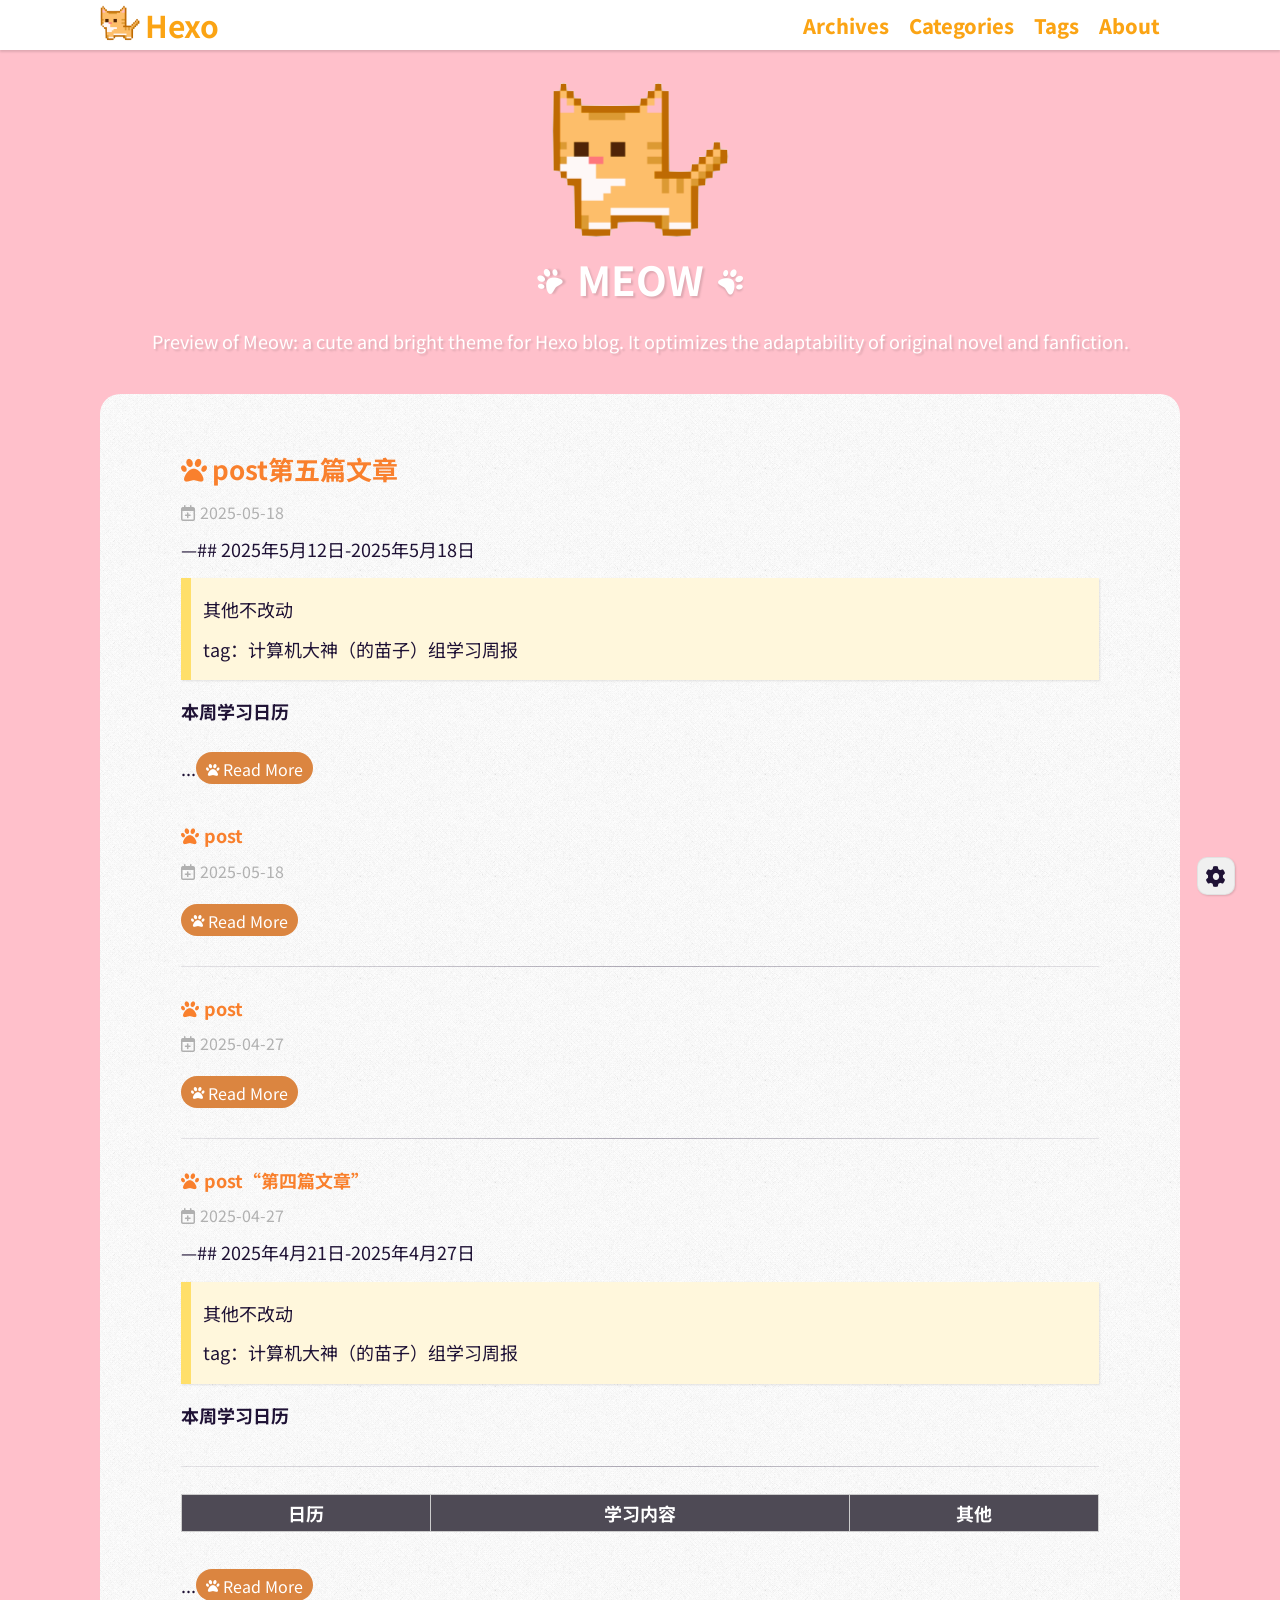
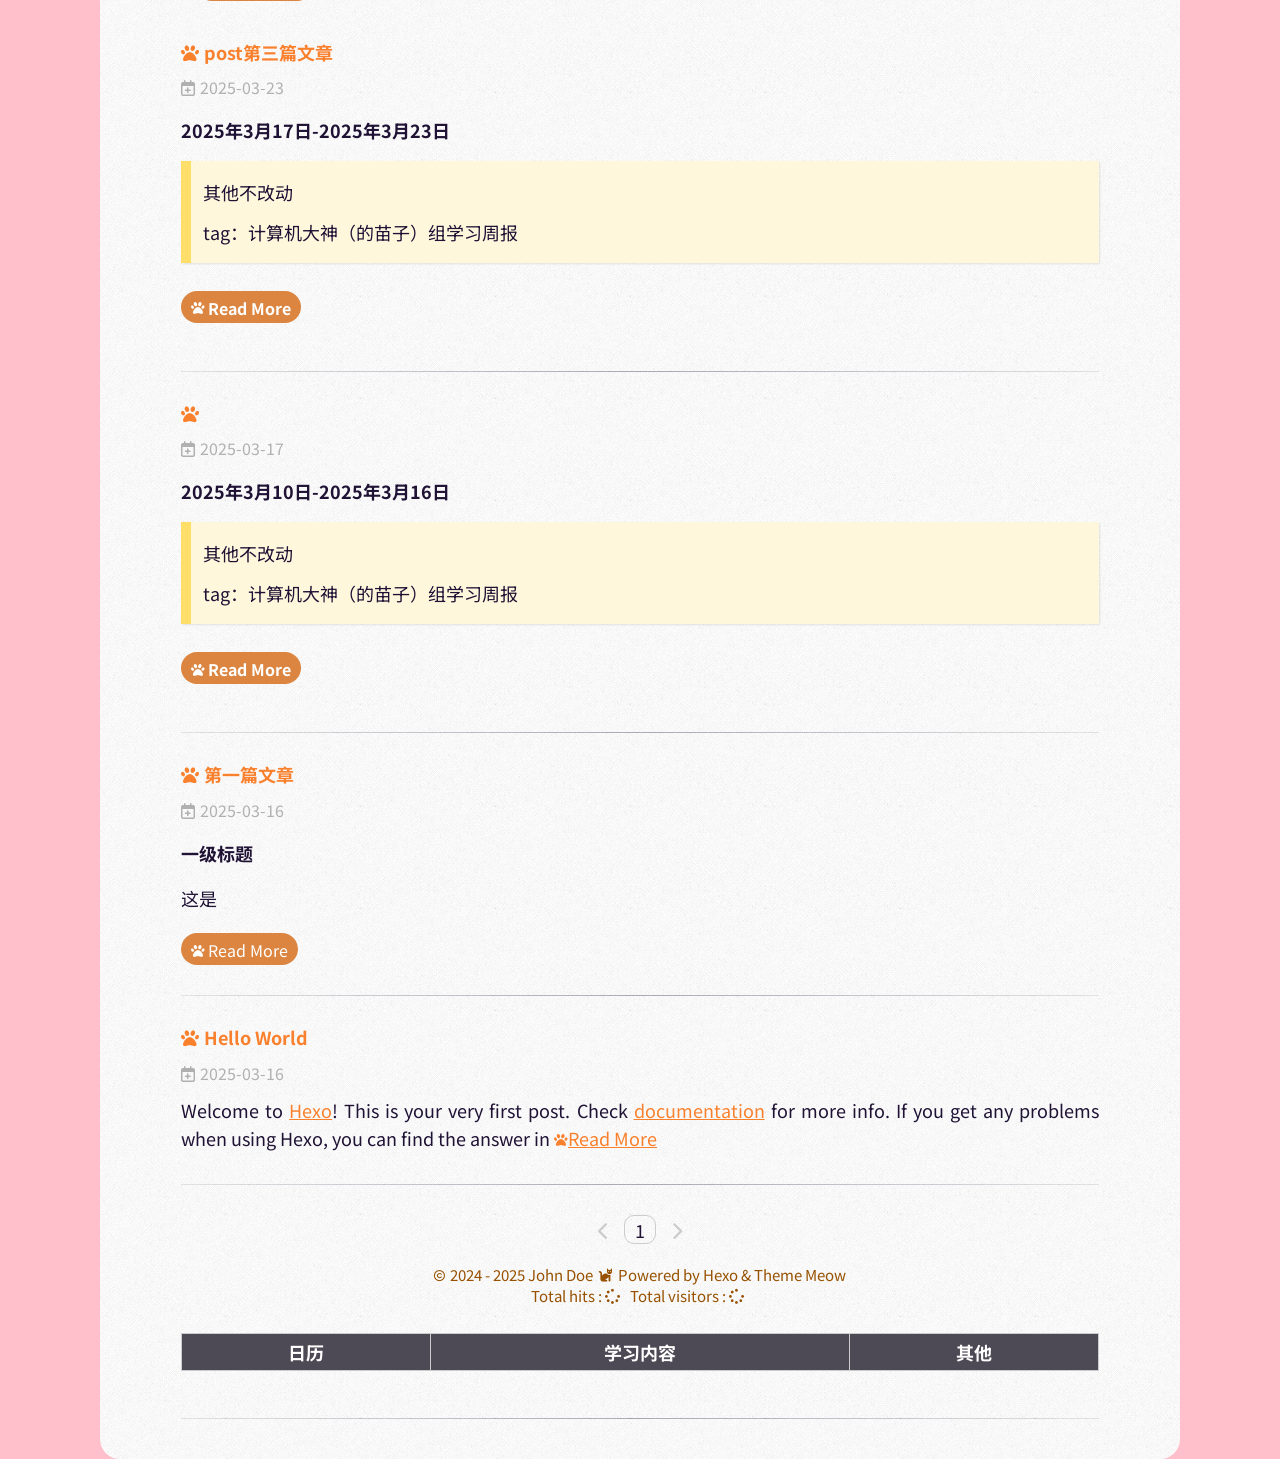
<file: index.html>
<!DOCTYPE html><html lang="en"><head><meta charset="utf-8"/><meta name="viewport" content="width=device-width, initial-scale=1.0"/><meta name="author" content="John Doe"/><meta name="keyword"/><meta property="og:type" content="website">
<meta property="og:title" content="Hexo">
<meta property="og:url" content="https://jenny0729hahaha.github.io/index.html">
<meta property="og:site_name" content="Hexo">
<meta property="og:locale" content="en_US">
<meta property="article:author" content="John Doe">
<meta name="twitter:card" content="summary"><title>MEOW - A Cute and Bright Hexo Theme</title><link rel="shortcut icon" href="/img/site-icon.png">
<link rel="stylesheet" href="/css/style.css" id="dm-light">


<link rel="stylesheet" href="https://cdn.bootcdn.net/ajax/libs/font-awesome/6.4.2/css/all.min.css">

<script src="//busuanzi.ibruce.info/busuanzi/2.3/busuanzi.pure.mini.js" async></script>
<meta name="generator" content="Hexo 7.3.0"></head><body><header><div class="top-nav" ondblclick="scrollToTop()"><div class="nav-info"><div class="nav-icon"><img id="nav-icon" src="/img/site-icon.png"/></div><div class="nav-title"><a id="nav-title" href="/" title="Home">Hexo</a></div></div><div class="nav-ribbon"><div class="top-menu-expanded"><a class="top-menu-item" href="/archives"><span>Archives</span></a><a class="top-menu-item" href="/categories"><span>Categories</span></a><a class="top-menu-item" href="/tags"><span>Tags</span></a><a class="top-menu-item" href="/about"><span>About</span></a></div><div id="top-menu-btn" onclick="openTopMenu()" title="Open Menu"><i class="fa-solid fa-bars fa-lg"></i></div></div></div></header><div id="top-menu-hidden"><div class="menu-hidden-content"><div class="menu-hidden-nav"><a class="menu-hidden-item" href="/archives"><i class="fa-solid fa-box-archive fa-sm"></i><span>Archives</span></a><a class="menu-hidden-item" href="/categories"><i class="fa-regular fa-folder-open fa-sm"></i><span>Categories</span></a><a class="menu-hidden-item" href="/tags"><i class="fa-solid fa-tags fa-sm"></i><span>Tags</span></a><a class="menu-hidden-item" href="/about"><i class="fa-solid fa-paw fa-sm"></i><span>About</span></a></div></div><div class="menu-hidden-blank" onclick="closeTopMenu()"></div></div>
<div class="blog-info"><div class="blog-pic"><img id="blog-pic" src="/img/site-icon.png"/></div><div class="blog-title"><i class="fa-solid fa-paw fa-2xs fa-rotate-by"></i><span>MEOW</span><i class="fa-solid fa-paw fa-2xs fa-rotate-by"></i></div><div class="blog-desc">Preview of Meow: a cute and bright theme for Hexo blog. It optimizes the adaptability of original novel and fanfiction.</div></div><div class="main"><div class="main-content"><div class="index-posts"><article class="index-post-item"><div class="post-title-index"><h1><a href="/2025/05/18/post%E7%AC%AC%E4%BA%94%E7%AF%87%E6%96%87%E7%AB%A0/"><i class="fa-solid fa-paw"></i>post第五篇文章</a></h1></div><div class="post-head-info"><div class="post-date"><i class="icon fa-regular fa-calendar-plus" title="Published date"></i><time class="publish-time">2025-05-18</time></div>
</div><div class="post-excerpt" excerpt-simplify="true"><p>—## 2025年5月12日-2025年5月18日</p>
<blockquote>
<p>其他不改动</p>
<p>tag：计算机大神（的苗子）组学习周报</p>
</blockquote>
<h3 id="本周学习日历"><a href="#本周学习日历" class="headerlink" title="本周学习日历"></a>本周学习日历</h3><table>
<thead>
<tr>
<th>日历</th>
<th>学习内容</th>
<th>其他</th>
</tr>...</div><div class="read-more"><i class="fa-solid fa-paw fa-xs"></i><a class="read-more-link" href="/2025/05/18/post%E7%AC%AC%E4%BA%94%E7%AF%87%E6%96%87%E7%AB%A0/">Read More</a></div></article><article class="index-post-item"><div class="post-title-index"><h1><a href="/2025/05/18/post-1/"><i class="fa-solid fa-paw"></i>post</a></h1></div><div class="post-head-info"><div class="post-date"><i class="icon fa-regular fa-calendar-plus" title="Published date"></i><time class="publish-time">2025-05-18</time></div>
</div><div class="post-excerpt" excerpt-simplify="true"></div><div class="read-more"><i class="fa-solid fa-paw fa-xs"></i><a class="read-more-link" href="/2025/05/18/post-1/">Read More</a></div></article><article class="index-post-item"><div class="post-title-index"><h1><a href="/2025/04/27/post/"><i class="fa-solid fa-paw"></i>post</a></h1></div><div class="post-head-info"><div class="post-date"><i class="icon fa-regular fa-calendar-plus" title="Published date"></i><time class="publish-time">2025-04-27</time></div>
</div><div class="post-excerpt" excerpt-simplify="true"></div><div class="read-more"><i class="fa-solid fa-paw fa-xs"></i><a class="read-more-link" href="/2025/04/27/post/">Read More</a></div></article><article class="index-post-item"><div class="post-title-index"><h1><a href="/2025/04/27/post%E2%80%9C%E7%AC%AC%E5%9B%9B%E7%AF%87%E6%96%87%E7%AB%A0%E2%80%9D/"><i class="fa-solid fa-paw"></i>post“第四篇文章”</a></h1></div><div class="post-head-info"><div class="post-date"><i class="icon fa-regular fa-calendar-plus" title="Published date"></i><time class="publish-time">2025-04-27</time></div>
</div><div class="post-excerpt" excerpt-simplify="true"><p>—## 2025年4月21日-2025年4月27日</p>
<blockquote>
<p>其他不改动</p>
<p>tag：计算机大神（的苗子）组学习周报</p>
</blockquote>
<h3 id="本周学习日历"><a href="#本周学习日历" class="headerlink" title="本周学习日历"></a>本周学习日历</h3><table>
<thead>
<tr>
<th>日历</th>
<th>学习内容</th>
<th>其他</th>
</tr>...</div><div class="read-more"><i class="fa-solid fa-paw fa-xs"></i><a class="read-more-link" href="/2025/04/27/post%E2%80%9C%E7%AC%AC%E5%9B%9B%E7%AF%87%E6%96%87%E7%AB%A0%E2%80%9D/">Read More</a></div></article><article class="index-post-item"><div class="post-title-index"><h1><a href="/2025/03/23/post%E7%AC%AC%E4%B8%89%E7%AF%87%E6%96%87%E7%AB%A0/"><i class="fa-solid fa-paw"></i>post第三篇文章</a></h1></div><div class="post-head-info"><div class="post-date"><i class="icon fa-regular fa-calendar-plus" title="Published date"></i><time class="publish-time">2025-03-23</time></div>
</div><div class="post-excerpt" excerpt-simplify="true"><h2 id="2025年3月17日-2025年3月23日"><a href="#2025年3月17日-2025年3月23日" class="headerlink" title="2025年3月17日-2025年3月23日"></a>2025年3月17日-2025年3月23日</h2><blockquote>
<p>其他不改动</p>
<p>tag：计算机大神（的苗子）组学习周报</p>
</blockquote>
<h3 id="本周学习日历"><a href="#本周学习日历" cla...</div><div class="read-more"><i class="fa-solid fa-paw fa-xs"></i><a class="read-more-link" href="/2025/03/23/post%E7%AC%AC%E4%B8%89%E7%AF%87%E6%96%87%E7%AB%A0/">Read More</a></div></article><article class="index-post-item"><div class="post-title-index"><h1><a href="/2025/03/17/%E7%AC%AC%E4%BA%8C%E7%AF%87%E6%96%87%E7%AB%A0/"><i class="fa-solid fa-paw"></i></a></h1></div><div class="post-head-info"><div class="post-date"><i class="icon fa-regular fa-calendar-plus" title="Published date"></i><time class="publish-time">2025-03-17</time></div>
</div><div class="post-excerpt" excerpt-simplify="true"><h2 id="2025年3月10日-2025年3月16日"><a href="#2025年3月10日-2025年3月16日" class="headerlink" title="2025年3月10日-2025年3月16日"></a>2025年3月10日-2025年3月16日</h2><blockquote>
<p>其他不改动</p>
<p>tag：计算机大神（的苗子）组学习周报</p>
</blockquote>
<h3 id="本周学习日历"><a href="#本周学习日历" cla...</div><div class="read-more"><i class="fa-solid fa-paw fa-xs"></i><a class="read-more-link" href="/2025/03/17/%E7%AC%AC%E4%BA%8C%E7%AF%87%E6%96%87%E7%AB%A0/">Read More</a></div></article><article class="index-post-item"><div class="post-title-index"><h1><a href="/2025/03/16/%E7%AC%AC%E4%B8%80%E7%AF%87%E6%96%87%E7%AB%A0/"><i class="fa-solid fa-paw"></i>第一篇文章</a></h1></div><div class="post-head-info"><div class="post-date"><i class="icon fa-regular fa-calendar-plus" title="Published date"></i><time class="publish-time">2025-03-16</time></div>
</div><div class="post-excerpt" excerpt-simplify="true"><h1 id="一级标题"><a href="#一级标题" class="headerlink" title="一级标题"></a>一级标题</h1><p>这是</p>
</div><div class="read-more"><i class="fa-solid fa-paw fa-xs"></i><a class="read-more-link" href="/2025/03/16/%E7%AC%AC%E4%B8%80%E7%AF%87%E6%96%87%E7%AB%A0/">Read More</a></div></article><article class="index-post-item"><div class="post-title-index"><h1><a href="/2025/03/16/hello-world/"><i class="fa-solid fa-paw"></i>Hello World</a></h1></div><div class="post-head-info"><div class="post-date"><i class="icon fa-regular fa-calendar-plus" title="Published date"></i><time class="publish-time">2025-03-16</time></div>
</div><div class="post-excerpt" excerpt-simplify="true"><p>Welcome to <a target="_blank" rel="noopener" href="https://hexo.io/">Hexo</a>! This is your very first post. Check <a target="_blank" rel="noopener" href="https://hexo.io/docs/">documentation</a> for more info. If you get any problems when using Hexo, you can find the answer in <a href="https://hexo.io/do...</div><div class="read-more"><i class="fa-solid fa-paw fa-xs"></i><a class="read-more-link" href="/2025/03/16/hello-world/">Read More</a></div></article></div><div class="pagination"><span class="extend prev" rel="prev"><i class="icon-prev fa-solid fa-chevron-left"></i></span><span class="page-number current">1</span><span class="extend next" rel="next"><i class="icon-next fa-solid fa-chevron-right"></i></span></div></div></div><div id="tool-bar"><div id="tool-bar-main"><div id="tool-toggle" onclick="toolToggle()" title="Settings"><i class="fa-solid fa-gear"></i></div><div id="back-to-top" onclick="scrollToTop()" title="Back To Top"><i class="fa-solid fa-chevron-up"></i></div></div><div id="tool-bar-more" style="display: none;"></div></div><footer><div class="footer-content"><div class="copyright-info"><i class="fa-regular fa-copyright fa-xs"></i><span>2024 - 2025 </span><a href="/about">John Doe</a><i class="fa-solid fa-cat fa-sm"></i><span>Powered by </span><a href="https://hexo.io/" target="_blank">Hexo</a><span> &amp; </span><a href="https://github.com/chanwj/hexo-theme-meow" target="_blank" title="v2.1.3">Theme Meow</a></div><div class="pageview-site"><span id="busuanzi_container_site_pv">Total hits : <span id="busuanzi_value_site_pv"><i class="fa-solid fa-spinner"></i></span></span><span id="busuanzi_container_site_uv">Total visitors : <span id="busuanzi_value_site_uv"><i class="fa-solid fa-spinner"></i></span></span></div></div></footer>
<script>const GLOBAL_CONFIG = {
  comment: { theme: ''}
}
</script>
<script src="/js/theme/tool-bar.js"></script>


<script src="/js/theme/menu.js"></script>


<script src="/js/third-party/clipboard.min.js"></script>


<script src="/js/theme/copy.js"></script>
<script>copyCode();
</script></body></html>
</file>
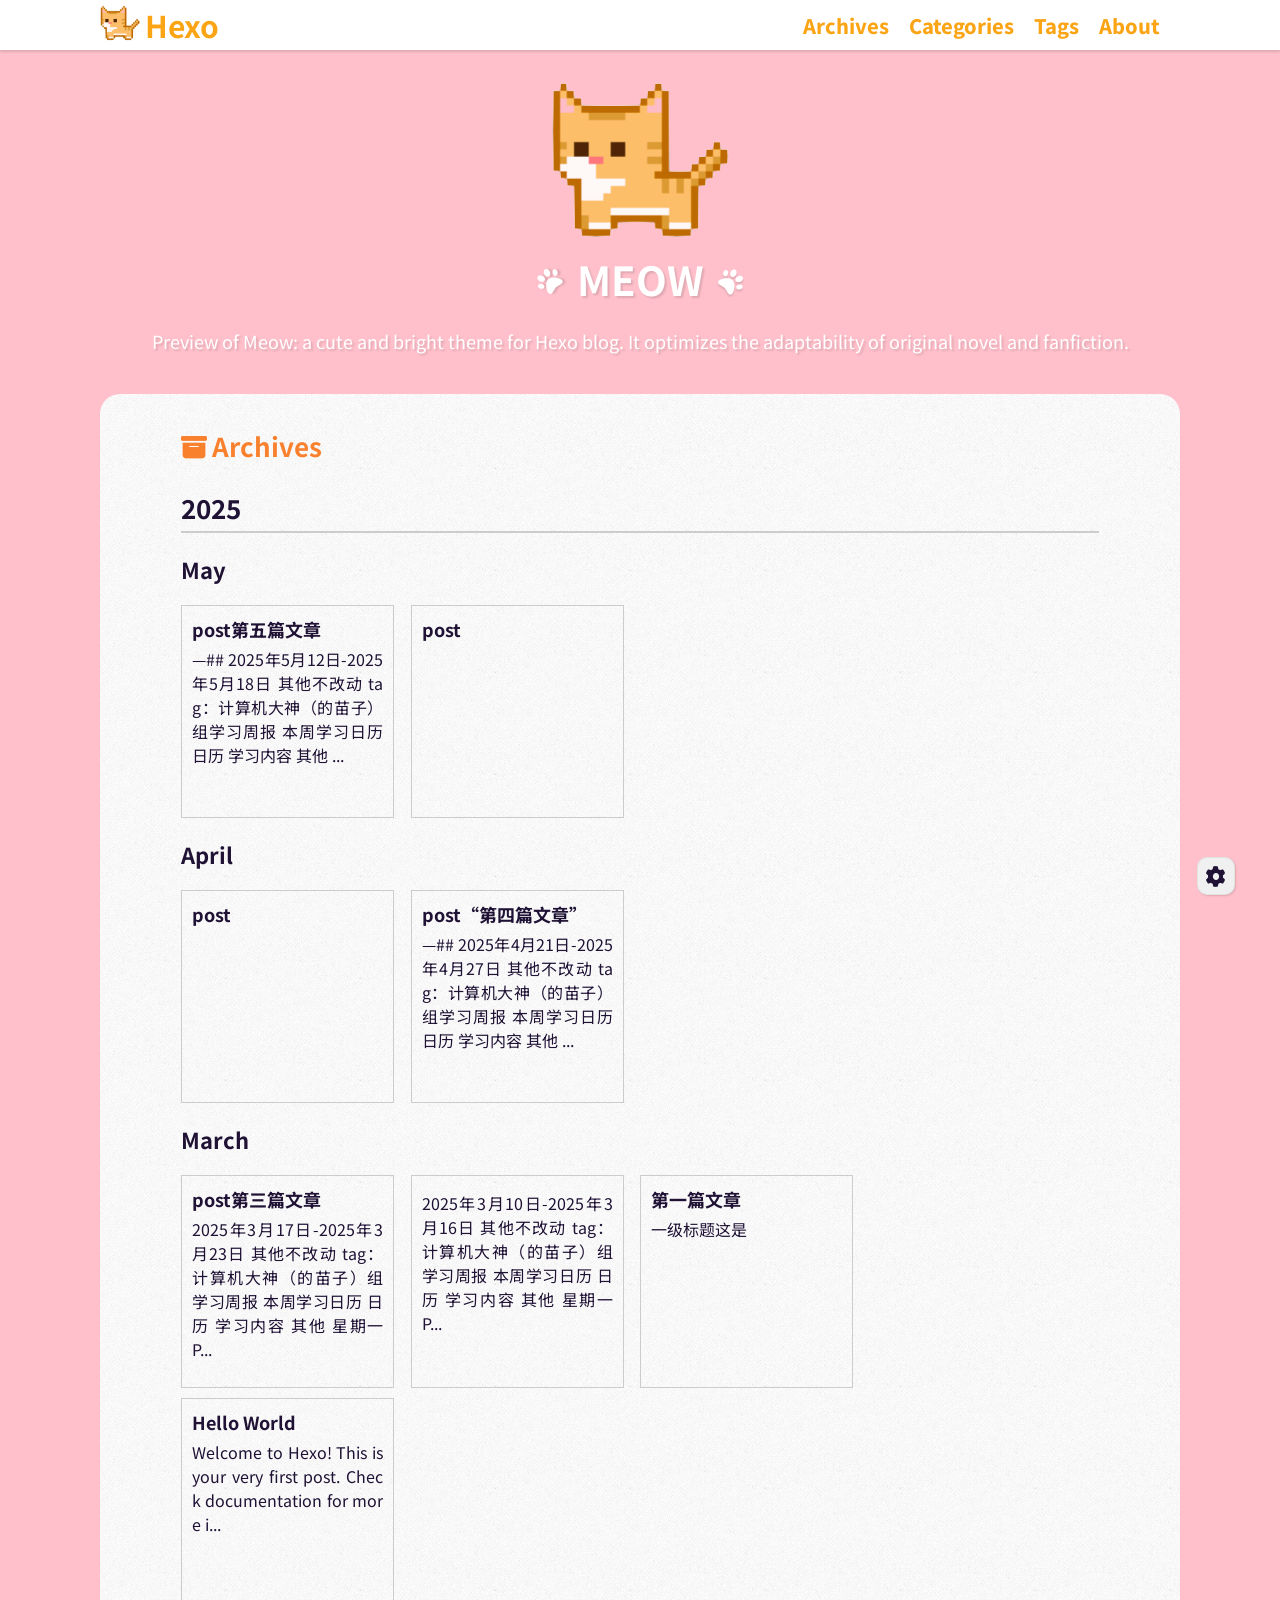
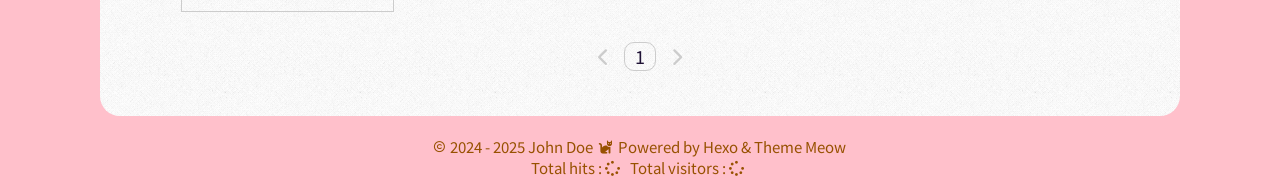
<file: archives/index.html>
<!DOCTYPE html><html lang="en"><head><meta charset="utf-8"/><meta name="viewport" content="width=device-width, initial-scale=1.0"/><meta name="author" content="John Doe"/><meta name="keyword"/><meta property="og:type" content="website">
<meta property="og:title" content="Hexo">
<meta property="og:url" content="https://jenny0729hahaha.github.io/archives/index.html">
<meta property="og:site_name" content="Hexo">
<meta property="og:locale" content="en_US">
<meta property="article:author" content="John Doe">
<meta name="twitter:card" content="summary"><title>Archives - MEOW - A Cute and Bright Hexo Theme</title><link rel="shortcut icon" href="/img/site-icon.png">
<link rel="stylesheet" href="/css/style.css" id="dm-light">


<link rel="stylesheet" href="https://cdn.bootcdn.net/ajax/libs/font-awesome/6.4.2/css/all.min.css">

<script src="//busuanzi.ibruce.info/busuanzi/2.3/busuanzi.pure.mini.js" async></script>
<meta name="generator" content="Hexo 7.3.0"></head><body><header><div class="top-nav" ondblclick="scrollToTop()"><div class="nav-info"><div class="nav-icon"><img id="nav-icon" src="/img/site-icon.png"/></div><div class="nav-title"><a id="nav-title" href="/" title="Home">Hexo</a></div></div><div class="nav-ribbon"><div class="top-menu-expanded"><a class="top-menu-item" href="/archives"><span>Archives</span></a><a class="top-menu-item" href="/categories"><span>Categories</span></a><a class="top-menu-item" href="/tags"><span>Tags</span></a><a class="top-menu-item" href="/about"><span>About</span></a></div><div id="top-menu-btn" onclick="openTopMenu()" title="Open Menu"><i class="fa-solid fa-bars fa-lg"></i></div></div></div></header><div id="top-menu-hidden"><div class="menu-hidden-content"><div class="menu-hidden-nav"><a class="menu-hidden-item" href="/archives"><i class="fa-solid fa-box-archive fa-sm"></i><span>Archives</span></a><a class="menu-hidden-item" href="/categories"><i class="fa-regular fa-folder-open fa-sm"></i><span>Categories</span></a><a class="menu-hidden-item" href="/tags"><i class="fa-solid fa-tags fa-sm"></i><span>Tags</span></a><a class="menu-hidden-item" href="/about"><i class="fa-solid fa-paw fa-sm"></i><span>About</span></a></div></div><div class="menu-hidden-blank" onclick="closeTopMenu()"></div></div>
<div class="blog-info"><div class="blog-pic"><img id="blog-pic" src="/img/site-icon.png"/></div><div class="blog-title"><i class="fa-solid fa-paw fa-2xs fa-rotate-by"></i><span>MEOW</span><i class="fa-solid fa-paw fa-2xs fa-rotate-by"></i></div><div class="blog-desc">Preview of Meow: a cute and bright theme for Hexo blog. It optimizes the adaptability of original novel and fanfiction.</div></div><div class="main"><div class="main-content"><div class="page-container"><div class="page-title"><h1><i class="fa-solid fa-box-archive"></i>Archives</h1></div><div class="archives-container"><div class="archives-year"><a class="archives-year-link" href="/archives/2025">2025<i class="fa-solid fa-paw"></i></a><div class="archives-month"><a class="archives-month-link" href="/archives/2025/05">May<i class="fa-solid fa-paw"></i></a><div class="archives-article-list"><div class="article-item"><a class="article-item-card" href="/2025/05/18/post%E7%AC%AC%E4%BA%94%E7%AF%87%E6%96%87%E7%AB%A0/"><div class="article-item-title"><span>post第五篇文章</span></div><div class="article-item-preview"><span>—## 2025年5月12日-2025年5月18日

其他不改动
tag：计算机大神（的苗子）组学习周报

本周学习日历


日历
学习内容
其他



...</span></div><div class="article-item-hover"><span>2025-05-18</span><i class="fa-solid fa-paw"></i></div></a></div><div class="article-item"><a class="article-item-card" href="/2025/05/18/post-1/"><div class="article-item-title"><span>post</span></div><div class="article-item-preview"><span></span></div><div class="article-item-hover"><span>2025-05-18</span><i class="fa-solid fa-paw"></i></div></a></div></div></div><div class="archives-month"><a class="archives-month-link" href="/archives/2025/04">April<i class="fa-solid fa-paw"></i></a><div class="archives-article-list"><div class="article-item"><a class="article-item-card" href="/2025/04/27/post/"><div class="article-item-title"><span>post</span></div><div class="article-item-preview"><span></span></div><div class="article-item-hover"><span>2025-04-27</span><i class="fa-solid fa-paw"></i></div></a></div><div class="article-item"><a class="article-item-card" href="/2025/04/27/post%E2%80%9C%E7%AC%AC%E5%9B%9B%E7%AF%87%E6%96%87%E7%AB%A0%E2%80%9D/"><div class="article-item-title"><span>post“第四篇文章”</span></div><div class="article-item-preview"><span>—## 2025年4月21日-2025年4月27日

其他不改动
tag：计算机大神（的苗子）组学习周报

本周学习日历


日历
学习内容
其他



...</span></div><div class="article-item-hover"><span>2025-04-27</span><i class="fa-solid fa-paw"></i></div></a></div></div></div><div class="archives-month"><a class="archives-month-link" href="/archives/2025/03">March<i class="fa-solid fa-paw"></i></a><div class="archives-article-list"><div class="article-item"><a class="article-item-card" href="/2025/03/23/post%E7%AC%AC%E4%B8%89%E7%AF%87%E6%96%87%E7%AB%A0/"><div class="article-item-title"><span>post第三篇文章</span></div><div class="article-item-preview"><span>2025年3月17日-2025年3月23日
其他不改动
tag：计算机大神（的苗子）组学习周报

本周学习日历


日历
学习内容
其他



星期一
P...</span></div><div class="article-item-hover"><span>2025-03-23</span><i class="fa-solid fa-paw"></i></div></a></div><div class="article-item"><a class="article-item-card" href="/2025/03/17/%E7%AC%AC%E4%BA%8C%E7%AF%87%E6%96%87%E7%AB%A0/"><div class="article-item-title"><span></span></div><div class="article-item-preview"><span>2025年3月10日-2025年3月16日
其他不改动
tag：计算机大神（的苗子）组学习周报

本周学习日历


日历
学习内容
其他



星期一
P...</span></div><div class="article-item-hover"><span>2025-03-17</span><i class="fa-solid fa-paw"></i></div></a></div><div class="article-item"><a class="article-item-card" href="/2025/03/16/%E7%AC%AC%E4%B8%80%E7%AF%87%E6%96%87%E7%AB%A0/"><div class="article-item-title"><span>第一篇文章</span></div><div class="article-item-preview"><span>一级标题这是
</span></div><div class="article-item-hover"><span>2025-03-16</span><i class="fa-solid fa-paw"></i></div></a></div><div class="article-item"><a class="article-item-card" href="/2025/03/16/hello-world/"><div class="article-item-title"><span>Hello World</span></div><div class="article-item-preview"><span>Welcome to Hexo! This is your very first post. Check documentation for more i...</span></div><div class="article-item-hover"><span>2025-03-16</span><i class="fa-solid fa-paw"></i></div></a></div></div></div></div></div></div><div class="pagination"><span class="extend prev" rel="prev"><i class="icon-prev fa-solid fa-chevron-left"></i></span><span class="page-number current">1</span><span class="extend next" rel="next"><i class="icon-next fa-solid fa-chevron-right"></i></span></div></div></div><div id="tool-bar"><div id="tool-bar-main"><div id="tool-toggle" onclick="toolToggle()" title="Settings"><i class="fa-solid fa-gear"></i></div><div id="back-to-top" onclick="scrollToTop()" title="Back To Top"><i class="fa-solid fa-chevron-up"></i></div></div><div id="tool-bar-more" style="display: none;"></div></div><footer><div class="footer-content"><div class="copyright-info"><i class="fa-regular fa-copyright fa-xs"></i><span>2024 - 2025 </span><a href="/about">John Doe</a><i class="fa-solid fa-cat fa-sm"></i><span>Powered by </span><a href="https://hexo.io/" target="_blank">Hexo</a><span> &amp; </span><a href="https://github.com/chanwj/hexo-theme-meow" target="_blank" title="v2.1.3">Theme Meow</a></div><div class="pageview-site"><span id="busuanzi_container_site_pv">Total hits : <span id="busuanzi_value_site_pv"><i class="fa-solid fa-spinner"></i></span></span><span id="busuanzi_container_site_uv">Total visitors : <span id="busuanzi_value_site_uv"><i class="fa-solid fa-spinner"></i></span></span></div></div></footer>
<script>const GLOBAL_CONFIG = {
  comment: { theme: ''}
}
</script>
<script src="/js/theme/tool-bar.js"></script>


<script src="/js/theme/menu.js"></script>


<script src="/js/third-party/clipboard.min.js"></script>


<script src="/js/theme/copy.js"></script>
<script>copyCode();
</script></body></html>
</file>
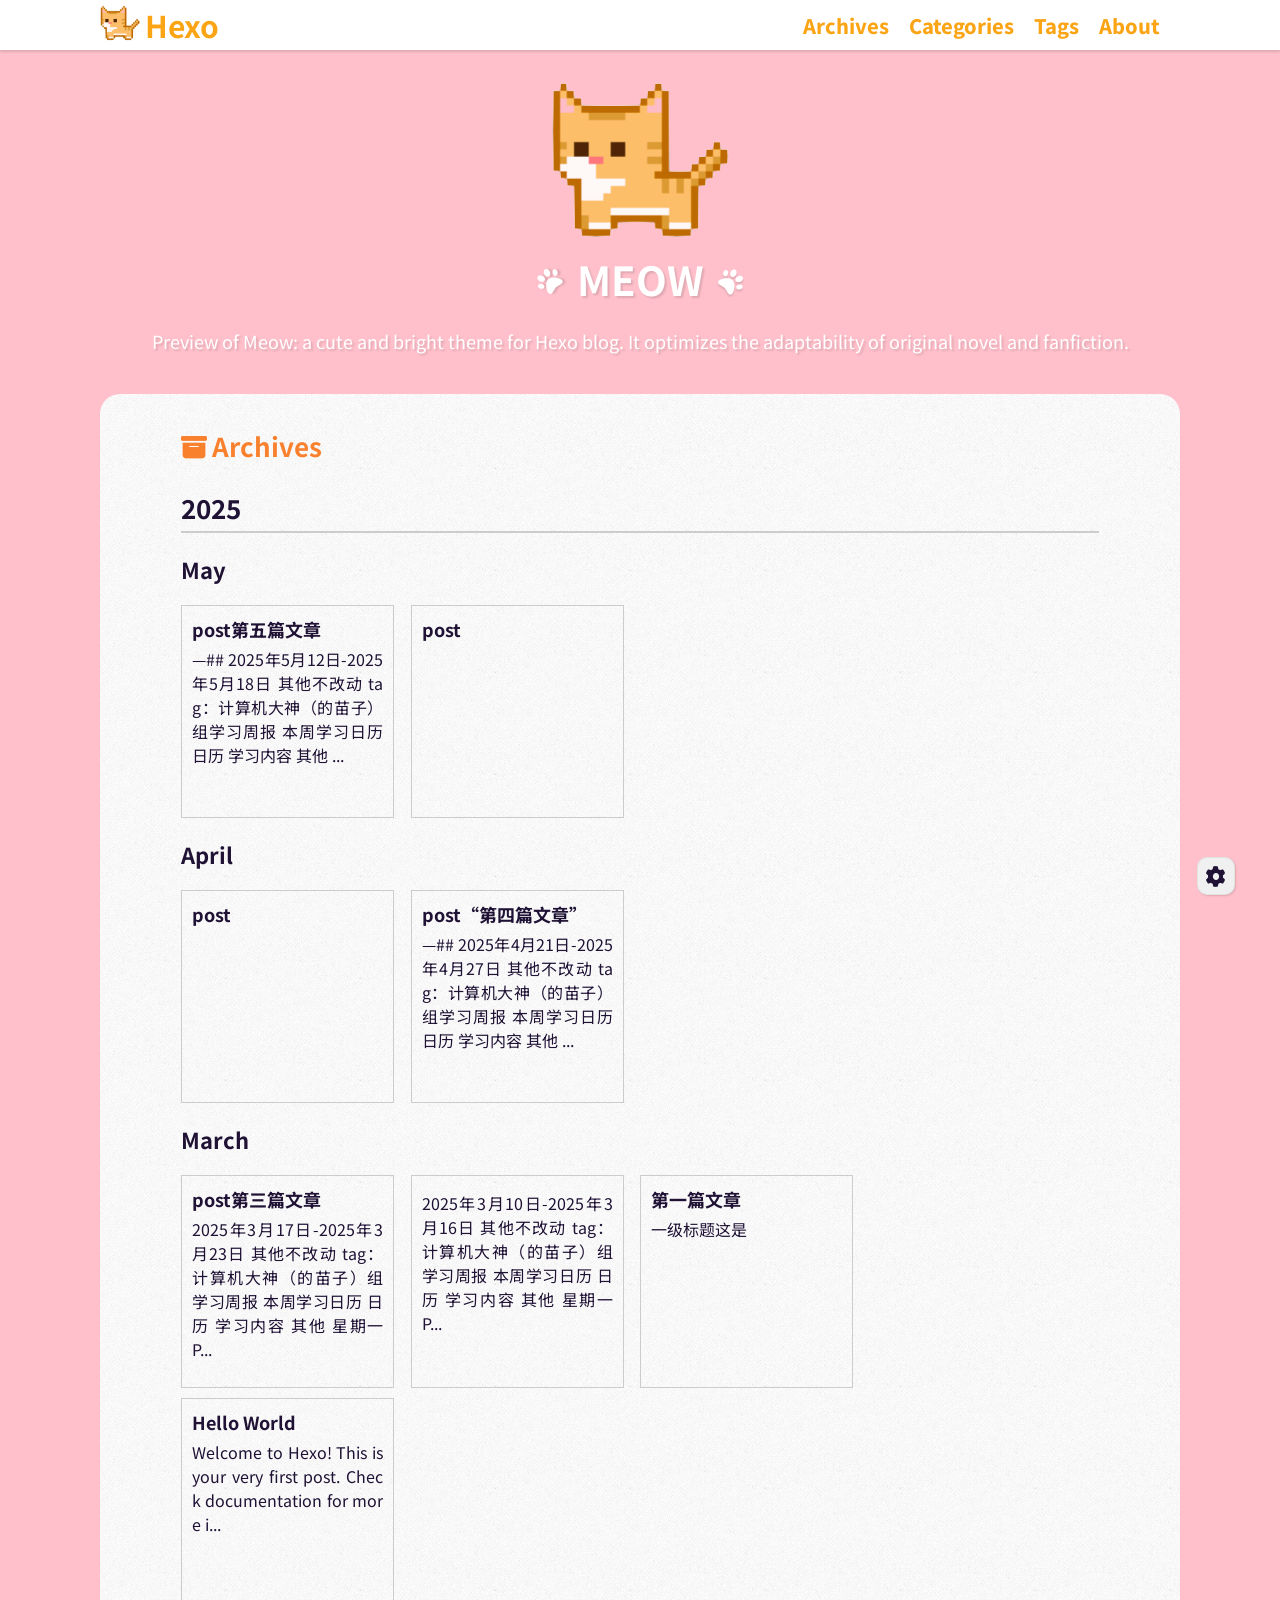
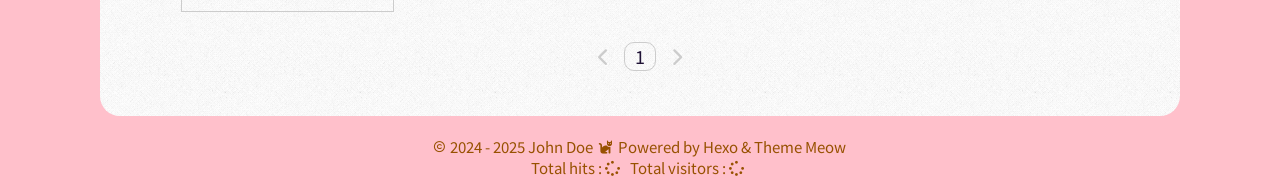
<file: archives/2025/index.html>
<!DOCTYPE html><html lang="en"><head><meta charset="utf-8"/><meta name="viewport" content="width=device-width, initial-scale=1.0"/><meta name="author" content="John Doe"/><meta name="keyword"/><meta property="og:type" content="website">
<meta property="og:title" content="Hexo">
<meta property="og:url" content="https://jenny0729hahaha.github.io/archives/2025/index.html">
<meta property="og:site_name" content="Hexo">
<meta property="og:locale" content="en_US">
<meta property="article:author" content="John Doe">
<meta name="twitter:card" content="summary"><title>Archives - MEOW - A Cute and Bright Hexo Theme</title><link rel="shortcut icon" href="/img/site-icon.png">
<link rel="stylesheet" href="/css/style.css" id="dm-light">


<link rel="stylesheet" href="https://cdn.bootcdn.net/ajax/libs/font-awesome/6.4.2/css/all.min.css">

<script src="//busuanzi.ibruce.info/busuanzi/2.3/busuanzi.pure.mini.js" async></script>
<meta name="generator" content="Hexo 7.3.0"></head><body><header><div class="top-nav" ondblclick="scrollToTop()"><div class="nav-info"><div class="nav-icon"><img id="nav-icon" src="/img/site-icon.png"/></div><div class="nav-title"><a id="nav-title" href="/" title="Home">Hexo</a></div></div><div class="nav-ribbon"><div class="top-menu-expanded"><a class="top-menu-item" href="/archives"><span>Archives</span></a><a class="top-menu-item" href="/categories"><span>Categories</span></a><a class="top-menu-item" href="/tags"><span>Tags</span></a><a class="top-menu-item" href="/about"><span>About</span></a></div><div id="top-menu-btn" onclick="openTopMenu()" title="Open Menu"><i class="fa-solid fa-bars fa-lg"></i></div></div></div></header><div id="top-menu-hidden"><div class="menu-hidden-content"><div class="menu-hidden-nav"><a class="menu-hidden-item" href="/archives"><i class="fa-solid fa-box-archive fa-sm"></i><span>Archives</span></a><a class="menu-hidden-item" href="/categories"><i class="fa-regular fa-folder-open fa-sm"></i><span>Categories</span></a><a class="menu-hidden-item" href="/tags"><i class="fa-solid fa-tags fa-sm"></i><span>Tags</span></a><a class="menu-hidden-item" href="/about"><i class="fa-solid fa-paw fa-sm"></i><span>About</span></a></div></div><div class="menu-hidden-blank" onclick="closeTopMenu()"></div></div>
<div class="blog-info"><div class="blog-pic"><img id="blog-pic" src="/img/site-icon.png"/></div><div class="blog-title"><i class="fa-solid fa-paw fa-2xs fa-rotate-by"></i><span>MEOW</span><i class="fa-solid fa-paw fa-2xs fa-rotate-by"></i></div><div class="blog-desc">Preview of Meow: a cute and bright theme for Hexo blog. It optimizes the adaptability of original novel and fanfiction.</div></div><div class="main"><div class="main-content"><div class="page-container"><div class="page-title"><h1><i class="fa-solid fa-box-archive"></i>Archives</h1></div><div class="archives-container"><div class="archives-year"><a class="archives-year-link" href="/archives/2025">2025<i class="fa-solid fa-paw"></i></a><div class="archives-month"><a class="archives-month-link" href="/archives/2025/05">May<i class="fa-solid fa-paw"></i></a><div class="archives-article-list"><div class="article-item"><a class="article-item-card" href="/2025/05/18/post%E7%AC%AC%E4%BA%94%E7%AF%87%E6%96%87%E7%AB%A0/"><div class="article-item-title"><span>post第五篇文章</span></div><div class="article-item-preview"><span>—## 2025年5月12日-2025年5月18日

其他不改动
tag：计算机大神（的苗子）组学习周报

本周学习日历


日历
学习内容
其他



...</span></div><div class="article-item-hover"><span>2025-05-18</span><i class="fa-solid fa-paw"></i></div></a></div><div class="article-item"><a class="article-item-card" href="/2025/05/18/post-1/"><div class="article-item-title"><span>post</span></div><div class="article-item-preview"><span></span></div><div class="article-item-hover"><span>2025-05-18</span><i class="fa-solid fa-paw"></i></div></a></div></div></div><div class="archives-month"><a class="archives-month-link" href="/archives/2025/04">April<i class="fa-solid fa-paw"></i></a><div class="archives-article-list"><div class="article-item"><a class="article-item-card" href="/2025/04/27/post/"><div class="article-item-title"><span>post</span></div><div class="article-item-preview"><span></span></div><div class="article-item-hover"><span>2025-04-27</span><i class="fa-solid fa-paw"></i></div></a></div><div class="article-item"><a class="article-item-card" href="/2025/04/27/post%E2%80%9C%E7%AC%AC%E5%9B%9B%E7%AF%87%E6%96%87%E7%AB%A0%E2%80%9D/"><div class="article-item-title"><span>post“第四篇文章”</span></div><div class="article-item-preview"><span>—## 2025年4月21日-2025年4月27日

其他不改动
tag：计算机大神（的苗子）组学习周报

本周学习日历


日历
学习内容
其他



...</span></div><div class="article-item-hover"><span>2025-04-27</span><i class="fa-solid fa-paw"></i></div></a></div></div></div><div class="archives-month"><a class="archives-month-link" href="/archives/2025/03">March<i class="fa-solid fa-paw"></i></a><div class="archives-article-list"><div class="article-item"><a class="article-item-card" href="/2025/03/23/post%E7%AC%AC%E4%B8%89%E7%AF%87%E6%96%87%E7%AB%A0/"><div class="article-item-title"><span>post第三篇文章</span></div><div class="article-item-preview"><span>2025年3月17日-2025年3月23日
其他不改动
tag：计算机大神（的苗子）组学习周报

本周学习日历


日历
学习内容
其他



星期一
P...</span></div><div class="article-item-hover"><span>2025-03-23</span><i class="fa-solid fa-paw"></i></div></a></div><div class="article-item"><a class="article-item-card" href="/2025/03/17/%E7%AC%AC%E4%BA%8C%E7%AF%87%E6%96%87%E7%AB%A0/"><div class="article-item-title"><span></span></div><div class="article-item-preview"><span>2025年3月10日-2025年3月16日
其他不改动
tag：计算机大神（的苗子）组学习周报

本周学习日历


日历
学习内容
其他



星期一
P...</span></div><div class="article-item-hover"><span>2025-03-17</span><i class="fa-solid fa-paw"></i></div></a></div><div class="article-item"><a class="article-item-card" href="/2025/03/16/%E7%AC%AC%E4%B8%80%E7%AF%87%E6%96%87%E7%AB%A0/"><div class="article-item-title"><span>第一篇文章</span></div><div class="article-item-preview"><span>一级标题这是
</span></div><div class="article-item-hover"><span>2025-03-16</span><i class="fa-solid fa-paw"></i></div></a></div><div class="article-item"><a class="article-item-card" href="/2025/03/16/hello-world/"><div class="article-item-title"><span>Hello World</span></div><div class="article-item-preview"><span>Welcome to Hexo! This is your very first post. Check documentation for more i...</span></div><div class="article-item-hover"><span>2025-03-16</span><i class="fa-solid fa-paw"></i></div></a></div></div></div></div></div></div><div class="pagination"><span class="extend prev" rel="prev"><i class="icon-prev fa-solid fa-chevron-left"></i></span><span class="page-number current">1</span><span class="extend next" rel="next"><i class="icon-next fa-solid fa-chevron-right"></i></span></div></div></div><div id="tool-bar"><div id="tool-bar-main"><div id="tool-toggle" onclick="toolToggle()" title="Settings"><i class="fa-solid fa-gear"></i></div><div id="back-to-top" onclick="scrollToTop()" title="Back To Top"><i class="fa-solid fa-chevron-up"></i></div></div><div id="tool-bar-more" style="display: none;"></div></div><footer><div class="footer-content"><div class="copyright-info"><i class="fa-regular fa-copyright fa-xs"></i><span>2024 - 2025 </span><a href="/about">John Doe</a><i class="fa-solid fa-cat fa-sm"></i><span>Powered by </span><a href="https://hexo.io/" target="_blank">Hexo</a><span> &amp; </span><a href="https://github.com/chanwj/hexo-theme-meow" target="_blank" title="v2.1.3">Theme Meow</a></div><div class="pageview-site"><span id="busuanzi_container_site_pv">Total hits : <span id="busuanzi_value_site_pv"><i class="fa-solid fa-spinner"></i></span></span><span id="busuanzi_container_site_uv">Total visitors : <span id="busuanzi_value_site_uv"><i class="fa-solid fa-spinner"></i></span></span></div></div></footer>
<script>const GLOBAL_CONFIG = {
  comment: { theme: ''}
}
</script>
<script src="/js/theme/tool-bar.js"></script>


<script src="/js/theme/menu.js"></script>


<script src="/js/third-party/clipboard.min.js"></script>


<script src="/js/theme/copy.js"></script>
<script>copyCode();
</script></body></html>
</file>
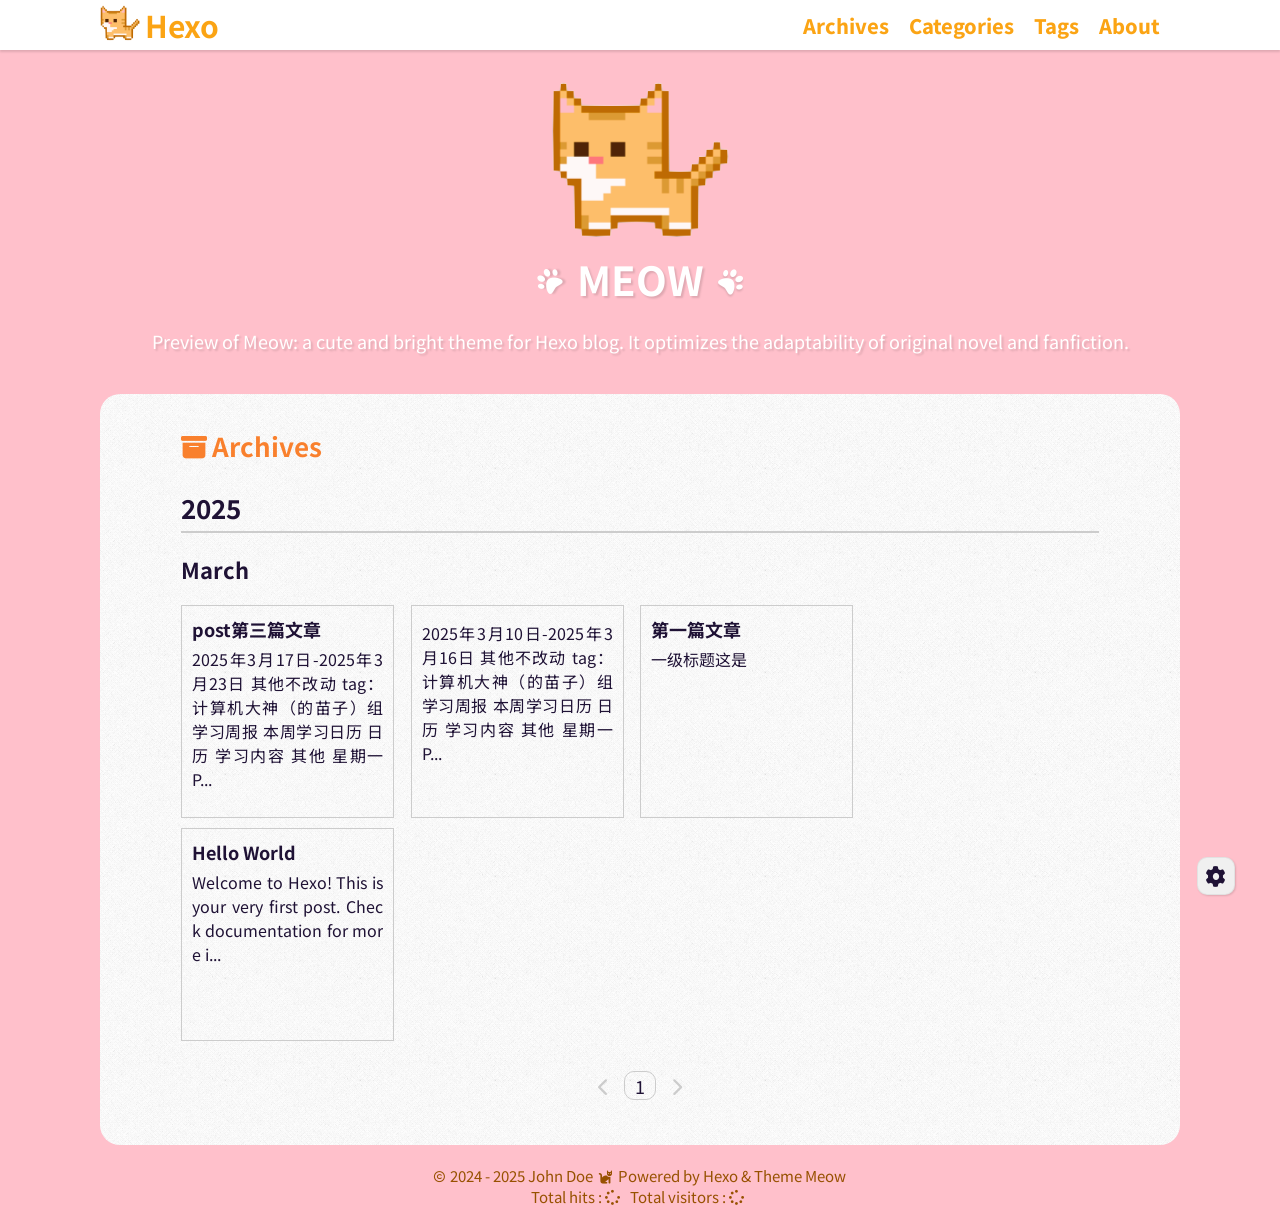
<file: archives/2025/03/index.html>
<!DOCTYPE html><html lang="en"><head><meta charset="utf-8"/><meta name="viewport" content="width=device-width, initial-scale=1.0"/><meta name="author" content="John Doe"/><meta name="keyword"/><meta property="og:type" content="website">
<meta property="og:title" content="Hexo">
<meta property="og:url" content="https://jenny0729hahaha.github.io/archives/2025/03/index.html">
<meta property="og:site_name" content="Hexo">
<meta property="og:locale" content="en_US">
<meta property="article:author" content="John Doe">
<meta name="twitter:card" content="summary"><title>Archives - MEOW - A Cute and Bright Hexo Theme</title><link rel="shortcut icon" href="/img/site-icon.png">
<link rel="stylesheet" href="/css/style.css" id="dm-light">


<link rel="stylesheet" href="https://cdn.bootcdn.net/ajax/libs/font-awesome/6.4.2/css/all.min.css">

<script src="//busuanzi.ibruce.info/busuanzi/2.3/busuanzi.pure.mini.js" async></script>
<meta name="generator" content="Hexo 7.3.0"></head><body><header><div class="top-nav" ondblclick="scrollToTop()"><div class="nav-info"><div class="nav-icon"><img id="nav-icon" src="/img/site-icon.png"/></div><div class="nav-title"><a id="nav-title" href="/" title="Home">Hexo</a></div></div><div class="nav-ribbon"><div class="top-menu-expanded"><a class="top-menu-item" href="/archives"><span>Archives</span></a><a class="top-menu-item" href="/categories"><span>Categories</span></a><a class="top-menu-item" href="/tags"><span>Tags</span></a><a class="top-menu-item" href="/about"><span>About</span></a></div><div id="top-menu-btn" onclick="openTopMenu()" title="Open Menu"><i class="fa-solid fa-bars fa-lg"></i></div></div></div></header><div id="top-menu-hidden"><div class="menu-hidden-content"><div class="menu-hidden-nav"><a class="menu-hidden-item" href="/archives"><i class="fa-solid fa-box-archive fa-sm"></i><span>Archives</span></a><a class="menu-hidden-item" href="/categories"><i class="fa-regular fa-folder-open fa-sm"></i><span>Categories</span></a><a class="menu-hidden-item" href="/tags"><i class="fa-solid fa-tags fa-sm"></i><span>Tags</span></a><a class="menu-hidden-item" href="/about"><i class="fa-solid fa-paw fa-sm"></i><span>About</span></a></div></div><div class="menu-hidden-blank" onclick="closeTopMenu()"></div></div>
<div class="blog-info"><div class="blog-pic"><img id="blog-pic" src="/img/site-icon.png"/></div><div class="blog-title"><i class="fa-solid fa-paw fa-2xs fa-rotate-by"></i><span>MEOW</span><i class="fa-solid fa-paw fa-2xs fa-rotate-by"></i></div><div class="blog-desc">Preview of Meow: a cute and bright theme for Hexo blog. It optimizes the adaptability of original novel and fanfiction.</div></div><div class="main"><div class="main-content"><div class="page-container"><div class="page-title"><h1><i class="fa-solid fa-box-archive"></i>Archives</h1></div><div class="archives-container"><div class="archives-year"><a class="archives-year-link" href="/archives/2025">2025<i class="fa-solid fa-paw"></i></a><div class="archives-month"><a class="archives-month-link" href="/archives/2025/03">March<i class="fa-solid fa-paw"></i></a><div class="archives-article-list"><div class="article-item"><a class="article-item-card" href="/2025/03/23/post%E7%AC%AC%E4%B8%89%E7%AF%87%E6%96%87%E7%AB%A0/"><div class="article-item-title"><span>post第三篇文章</span></div><div class="article-item-preview"><span>2025年3月17日-2025年3月23日
其他不改动
tag：计算机大神（的苗子）组学习周报

本周学习日历


日历
学习内容
其他



星期一
P...</span></div><div class="article-item-hover"><span>2025-03-23</span><i class="fa-solid fa-paw"></i></div></a></div><div class="article-item"><a class="article-item-card" href="/2025/03/17/%E7%AC%AC%E4%BA%8C%E7%AF%87%E6%96%87%E7%AB%A0/"><div class="article-item-title"><span></span></div><div class="article-item-preview"><span>2025年3月10日-2025年3月16日
其他不改动
tag：计算机大神（的苗子）组学习周报

本周学习日历


日历
学习内容
其他



星期一
P...</span></div><div class="article-item-hover"><span>2025-03-17</span><i class="fa-solid fa-paw"></i></div></a></div><div class="article-item"><a class="article-item-card" href="/2025/03/16/%E7%AC%AC%E4%B8%80%E7%AF%87%E6%96%87%E7%AB%A0/"><div class="article-item-title"><span>第一篇文章</span></div><div class="article-item-preview"><span>一级标题这是
</span></div><div class="article-item-hover"><span>2025-03-16</span><i class="fa-solid fa-paw"></i></div></a></div><div class="article-item"><a class="article-item-card" href="/2025/03/16/hello-world/"><div class="article-item-title"><span>Hello World</span></div><div class="article-item-preview"><span>Welcome to Hexo! This is your very first post. Check documentation for more i...</span></div><div class="article-item-hover"><span>2025-03-16</span><i class="fa-solid fa-paw"></i></div></a></div></div></div></div></div></div><div class="pagination"><span class="extend prev" rel="prev"><i class="icon-prev fa-solid fa-chevron-left"></i></span><span class="page-number current">1</span><span class="extend next" rel="next"><i class="icon-next fa-solid fa-chevron-right"></i></span></div></div></div><div id="tool-bar"><div id="tool-bar-main"><div id="tool-toggle" onclick="toolToggle()" title="Settings"><i class="fa-solid fa-gear"></i></div><div id="back-to-top" onclick="scrollToTop()" title="Back To Top"><i class="fa-solid fa-chevron-up"></i></div></div><div id="tool-bar-more" style="display: none;"></div></div><footer><div class="footer-content"><div class="copyright-info"><i class="fa-regular fa-copyright fa-xs"></i><span>2024 - 2025 </span><a href="/about">John Doe</a><i class="fa-solid fa-cat fa-sm"></i><span>Powered by </span><a href="https://hexo.io/" target="_blank">Hexo</a><span> &amp; </span><a href="https://github.com/chanwj/hexo-theme-meow" target="_blank" title="v2.1.3">Theme Meow</a></div><div class="pageview-site"><span id="busuanzi_container_site_pv">Total hits : <span id="busuanzi_value_site_pv"><i class="fa-solid fa-spinner"></i></span></span><span id="busuanzi_container_site_uv">Total visitors : <span id="busuanzi_value_site_uv"><i class="fa-solid fa-spinner"></i></span></span></div></div></footer>
<script>const GLOBAL_CONFIG = {
  comment: { theme: ''}
}
</script>
<script src="/js/theme/tool-bar.js"></script>


<script src="/js/theme/menu.js"></script>


<script src="/js/third-party/clipboard.min.js"></script>


<script src="/js/theme/copy.js"></script>
<script>copyCode();
</script></body></html>
</file>
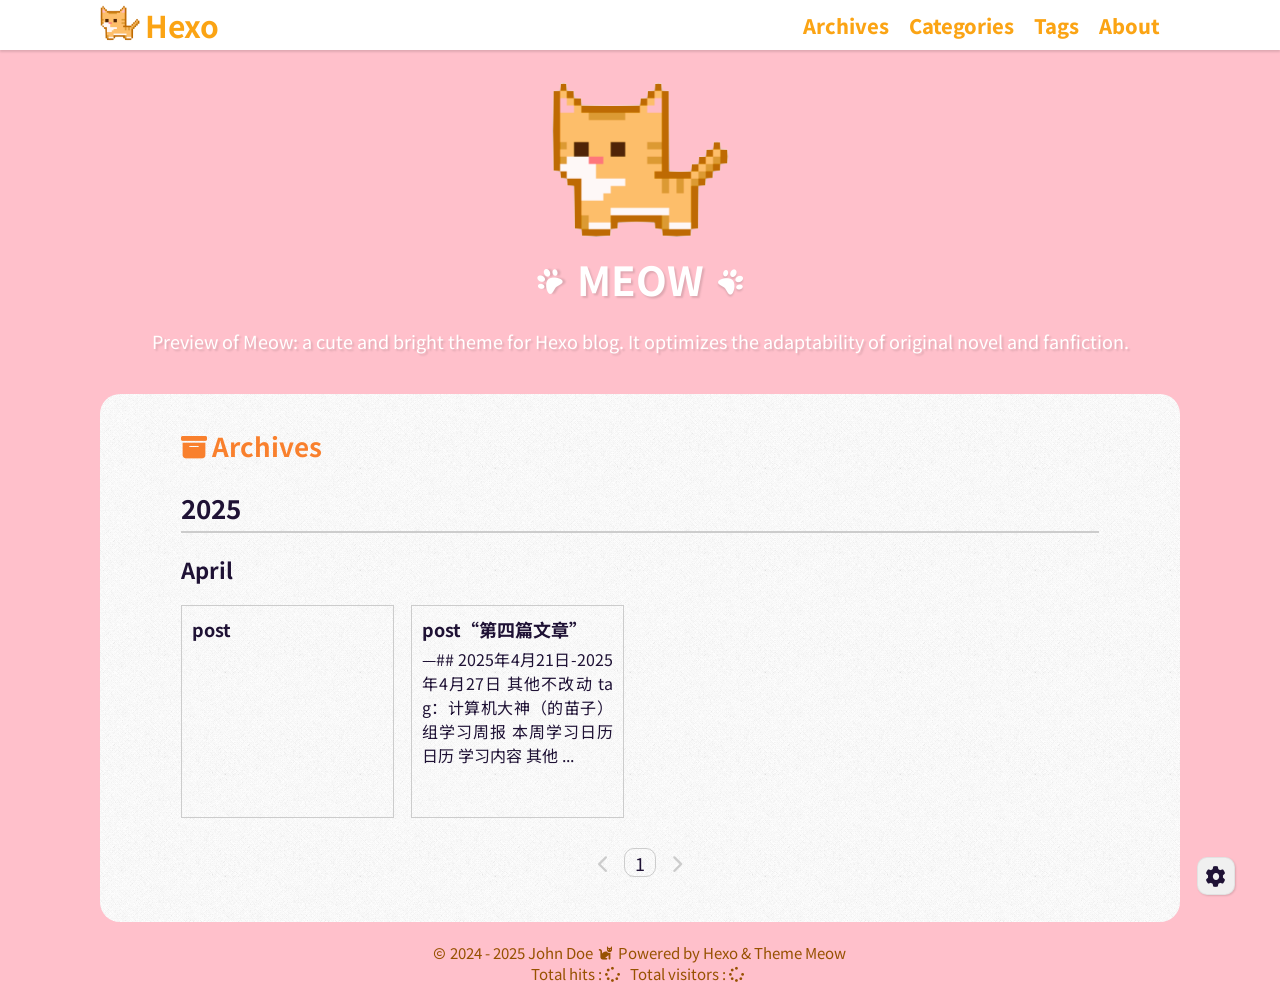
<file: archives/2025/04/index.html>
<!DOCTYPE html><html lang="en"><head><meta charset="utf-8"/><meta name="viewport" content="width=device-width, initial-scale=1.0"/><meta name="author" content="John Doe"/><meta name="keyword"/><meta property="og:type" content="website">
<meta property="og:title" content="Hexo">
<meta property="og:url" content="https://jenny0729hahaha.github.io/archives/2025/04/index.html">
<meta property="og:site_name" content="Hexo">
<meta property="og:locale" content="en_US">
<meta property="article:author" content="John Doe">
<meta name="twitter:card" content="summary"><title>Archives - MEOW - A Cute and Bright Hexo Theme</title><link rel="shortcut icon" href="/img/site-icon.png">
<link rel="stylesheet" href="/css/style.css" id="dm-light">


<link rel="stylesheet" href="https://cdn.bootcdn.net/ajax/libs/font-awesome/6.4.2/css/all.min.css">

<script src="//busuanzi.ibruce.info/busuanzi/2.3/busuanzi.pure.mini.js" async></script>
<meta name="generator" content="Hexo 7.3.0"></head><body><header><div class="top-nav" ondblclick="scrollToTop()"><div class="nav-info"><div class="nav-icon"><img id="nav-icon" src="/img/site-icon.png"/></div><div class="nav-title"><a id="nav-title" href="/" title="Home">Hexo</a></div></div><div class="nav-ribbon"><div class="top-menu-expanded"><a class="top-menu-item" href="/archives"><span>Archives</span></a><a class="top-menu-item" href="/categories"><span>Categories</span></a><a class="top-menu-item" href="/tags"><span>Tags</span></a><a class="top-menu-item" href="/about"><span>About</span></a></div><div id="top-menu-btn" onclick="openTopMenu()" title="Open Menu"><i class="fa-solid fa-bars fa-lg"></i></div></div></div></header><div id="top-menu-hidden"><div class="menu-hidden-content"><div class="menu-hidden-nav"><a class="menu-hidden-item" href="/archives"><i class="fa-solid fa-box-archive fa-sm"></i><span>Archives</span></a><a class="menu-hidden-item" href="/categories"><i class="fa-regular fa-folder-open fa-sm"></i><span>Categories</span></a><a class="menu-hidden-item" href="/tags"><i class="fa-solid fa-tags fa-sm"></i><span>Tags</span></a><a class="menu-hidden-item" href="/about"><i class="fa-solid fa-paw fa-sm"></i><span>About</span></a></div></div><div class="menu-hidden-blank" onclick="closeTopMenu()"></div></div>
<div class="blog-info"><div class="blog-pic"><img id="blog-pic" src="/img/site-icon.png"/></div><div class="blog-title"><i class="fa-solid fa-paw fa-2xs fa-rotate-by"></i><span>MEOW</span><i class="fa-solid fa-paw fa-2xs fa-rotate-by"></i></div><div class="blog-desc">Preview of Meow: a cute and bright theme for Hexo blog. It optimizes the adaptability of original novel and fanfiction.</div></div><div class="main"><div class="main-content"><div class="page-container"><div class="page-title"><h1><i class="fa-solid fa-box-archive"></i>Archives</h1></div><div class="archives-container"><div class="archives-year"><a class="archives-year-link" href="/archives/2025">2025<i class="fa-solid fa-paw"></i></a><div class="archives-month"><a class="archives-month-link" href="/archives/2025/04">April<i class="fa-solid fa-paw"></i></a><div class="archives-article-list"><div class="article-item"><a class="article-item-card" href="/2025/04/27/post/"><div class="article-item-title"><span>post</span></div><div class="article-item-preview"><span></span></div><div class="article-item-hover"><span>2025-04-27</span><i class="fa-solid fa-paw"></i></div></a></div><div class="article-item"><a class="article-item-card" href="/2025/04/27/post%E2%80%9C%E7%AC%AC%E5%9B%9B%E7%AF%87%E6%96%87%E7%AB%A0%E2%80%9D/"><div class="article-item-title"><span>post“第四篇文章”</span></div><div class="article-item-preview"><span>—## 2025年4月21日-2025年4月27日

其他不改动
tag：计算机大神（的苗子）组学习周报

本周学习日历


日历
学习内容
其他



...</span></div><div class="article-item-hover"><span>2025-04-27</span><i class="fa-solid fa-paw"></i></div></a></div></div></div></div></div></div><div class="pagination"><span class="extend prev" rel="prev"><i class="icon-prev fa-solid fa-chevron-left"></i></span><span class="page-number current">1</span><span class="extend next" rel="next"><i class="icon-next fa-solid fa-chevron-right"></i></span></div></div></div><div id="tool-bar"><div id="tool-bar-main"><div id="tool-toggle" onclick="toolToggle()" title="Settings"><i class="fa-solid fa-gear"></i></div><div id="back-to-top" onclick="scrollToTop()" title="Back To Top"><i class="fa-solid fa-chevron-up"></i></div></div><div id="tool-bar-more" style="display: none;"></div></div><footer><div class="footer-content"><div class="copyright-info"><i class="fa-regular fa-copyright fa-xs"></i><span>2024 - 2025 </span><a href="/about">John Doe</a><i class="fa-solid fa-cat fa-sm"></i><span>Powered by </span><a href="https://hexo.io/" target="_blank">Hexo</a><span> &amp; </span><a href="https://github.com/chanwj/hexo-theme-meow" target="_blank" title="v2.1.3">Theme Meow</a></div><div class="pageview-site"><span id="busuanzi_container_site_pv">Total hits : <span id="busuanzi_value_site_pv"><i class="fa-solid fa-spinner"></i></span></span><span id="busuanzi_container_site_uv">Total visitors : <span id="busuanzi_value_site_uv"><i class="fa-solid fa-spinner"></i></span></span></div></div></footer>
<script>const GLOBAL_CONFIG = {
  comment: { theme: ''}
}
</script>
<script src="/js/theme/tool-bar.js"></script>


<script src="/js/theme/menu.js"></script>


<script src="/js/third-party/clipboard.min.js"></script>


<script src="/js/theme/copy.js"></script>
<script>copyCode();
</script></body></html>
</file>
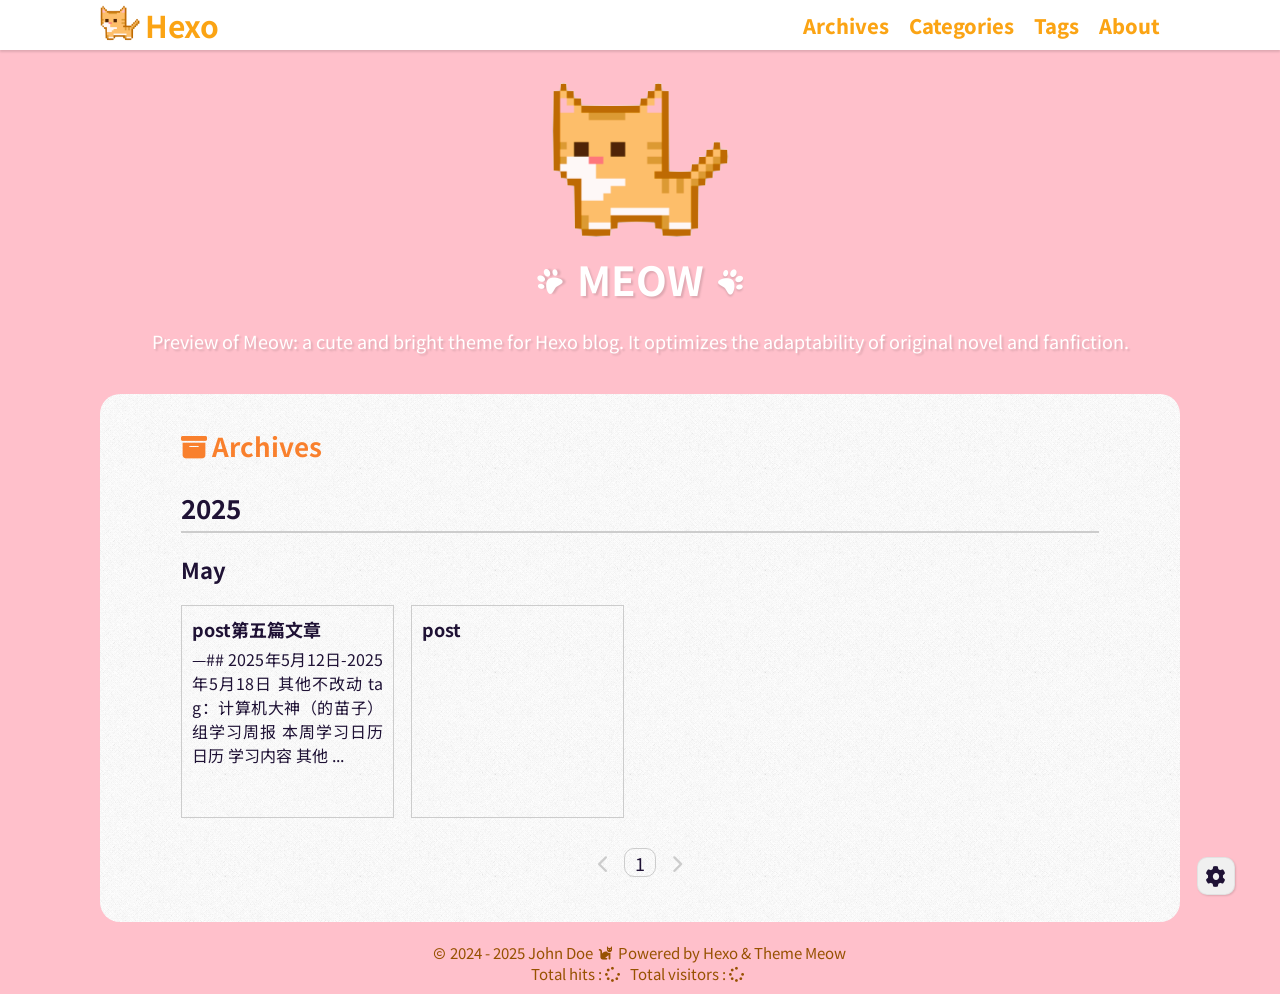
<file: archives/2025/05/index.html>
<!DOCTYPE html><html lang="en"><head><meta charset="utf-8"/><meta name="viewport" content="width=device-width, initial-scale=1.0"/><meta name="author" content="John Doe"/><meta name="keyword"/><meta property="og:type" content="website">
<meta property="og:title" content="Hexo">
<meta property="og:url" content="https://jenny0729hahaha.github.io/archives/2025/05/index.html">
<meta property="og:site_name" content="Hexo">
<meta property="og:locale" content="en_US">
<meta property="article:author" content="John Doe">
<meta name="twitter:card" content="summary"><title>Archives - MEOW - A Cute and Bright Hexo Theme</title><link rel="shortcut icon" href="/img/site-icon.png">
<link rel="stylesheet" href="/css/style.css" id="dm-light">


<link rel="stylesheet" href="https://cdn.bootcdn.net/ajax/libs/font-awesome/6.4.2/css/all.min.css">

<script src="//busuanzi.ibruce.info/busuanzi/2.3/busuanzi.pure.mini.js" async></script>
<meta name="generator" content="Hexo 7.3.0"></head><body><header><div class="top-nav" ondblclick="scrollToTop()"><div class="nav-info"><div class="nav-icon"><img id="nav-icon" src="/img/site-icon.png"/></div><div class="nav-title"><a id="nav-title" href="/" title="Home">Hexo</a></div></div><div class="nav-ribbon"><div class="top-menu-expanded"><a class="top-menu-item" href="/archives"><span>Archives</span></a><a class="top-menu-item" href="/categories"><span>Categories</span></a><a class="top-menu-item" href="/tags"><span>Tags</span></a><a class="top-menu-item" href="/about"><span>About</span></a></div><div id="top-menu-btn" onclick="openTopMenu()" title="Open Menu"><i class="fa-solid fa-bars fa-lg"></i></div></div></div></header><div id="top-menu-hidden"><div class="menu-hidden-content"><div class="menu-hidden-nav"><a class="menu-hidden-item" href="/archives"><i class="fa-solid fa-box-archive fa-sm"></i><span>Archives</span></a><a class="menu-hidden-item" href="/categories"><i class="fa-regular fa-folder-open fa-sm"></i><span>Categories</span></a><a class="menu-hidden-item" href="/tags"><i class="fa-solid fa-tags fa-sm"></i><span>Tags</span></a><a class="menu-hidden-item" href="/about"><i class="fa-solid fa-paw fa-sm"></i><span>About</span></a></div></div><div class="menu-hidden-blank" onclick="closeTopMenu()"></div></div>
<div class="blog-info"><div class="blog-pic"><img id="blog-pic" src="/img/site-icon.png"/></div><div class="blog-title"><i class="fa-solid fa-paw fa-2xs fa-rotate-by"></i><span>MEOW</span><i class="fa-solid fa-paw fa-2xs fa-rotate-by"></i></div><div class="blog-desc">Preview of Meow: a cute and bright theme for Hexo blog. It optimizes the adaptability of original novel and fanfiction.</div></div><div class="main"><div class="main-content"><div class="page-container"><div class="page-title"><h1><i class="fa-solid fa-box-archive"></i>Archives</h1></div><div class="archives-container"><div class="archives-year"><a class="archives-year-link" href="/archives/2025">2025<i class="fa-solid fa-paw"></i></a><div class="archives-month"><a class="archives-month-link" href="/archives/2025/05">May<i class="fa-solid fa-paw"></i></a><div class="archives-article-list"><div class="article-item"><a class="article-item-card" href="/2025/05/18/post%E7%AC%AC%E4%BA%94%E7%AF%87%E6%96%87%E7%AB%A0/"><div class="article-item-title"><span>post第五篇文章</span></div><div class="article-item-preview"><span>—## 2025年5月12日-2025年5月18日

其他不改动
tag：计算机大神（的苗子）组学习周报

本周学习日历


日历
学习内容
其他



...</span></div><div class="article-item-hover"><span>2025-05-18</span><i class="fa-solid fa-paw"></i></div></a></div><div class="article-item"><a class="article-item-card" href="/2025/05/18/post-1/"><div class="article-item-title"><span>post</span></div><div class="article-item-preview"><span></span></div><div class="article-item-hover"><span>2025-05-18</span><i class="fa-solid fa-paw"></i></div></a></div></div></div></div></div></div><div class="pagination"><span class="extend prev" rel="prev"><i class="icon-prev fa-solid fa-chevron-left"></i></span><span class="page-number current">1</span><span class="extend next" rel="next"><i class="icon-next fa-solid fa-chevron-right"></i></span></div></div></div><div id="tool-bar"><div id="tool-bar-main"><div id="tool-toggle" onclick="toolToggle()" title="Settings"><i class="fa-solid fa-gear"></i></div><div id="back-to-top" onclick="scrollToTop()" title="Back To Top"><i class="fa-solid fa-chevron-up"></i></div></div><div id="tool-bar-more" style="display: none;"></div></div><footer><div class="footer-content"><div class="copyright-info"><i class="fa-regular fa-copyright fa-xs"></i><span>2024 - 2025 </span><a href="/about">John Doe</a><i class="fa-solid fa-cat fa-sm"></i><span>Powered by </span><a href="https://hexo.io/" target="_blank">Hexo</a><span> &amp; </span><a href="https://github.com/chanwj/hexo-theme-meow" target="_blank" title="v2.1.3">Theme Meow</a></div><div class="pageview-site"><span id="busuanzi_container_site_pv">Total hits : <span id="busuanzi_value_site_pv"><i class="fa-solid fa-spinner"></i></span></span><span id="busuanzi_container_site_uv">Total visitors : <span id="busuanzi_value_site_uv"><i class="fa-solid fa-spinner"></i></span></span></div></div></footer>
<script>const GLOBAL_CONFIG = {
  comment: { theme: ''}
}
</script>
<script src="/js/theme/tool-bar.js"></script>


<script src="/js/theme/menu.js"></script>


<script src="/js/third-party/clipboard.min.js"></script>


<script src="/js/theme/copy.js"></script>
<script>copyCode();
</script></body></html>
</file>
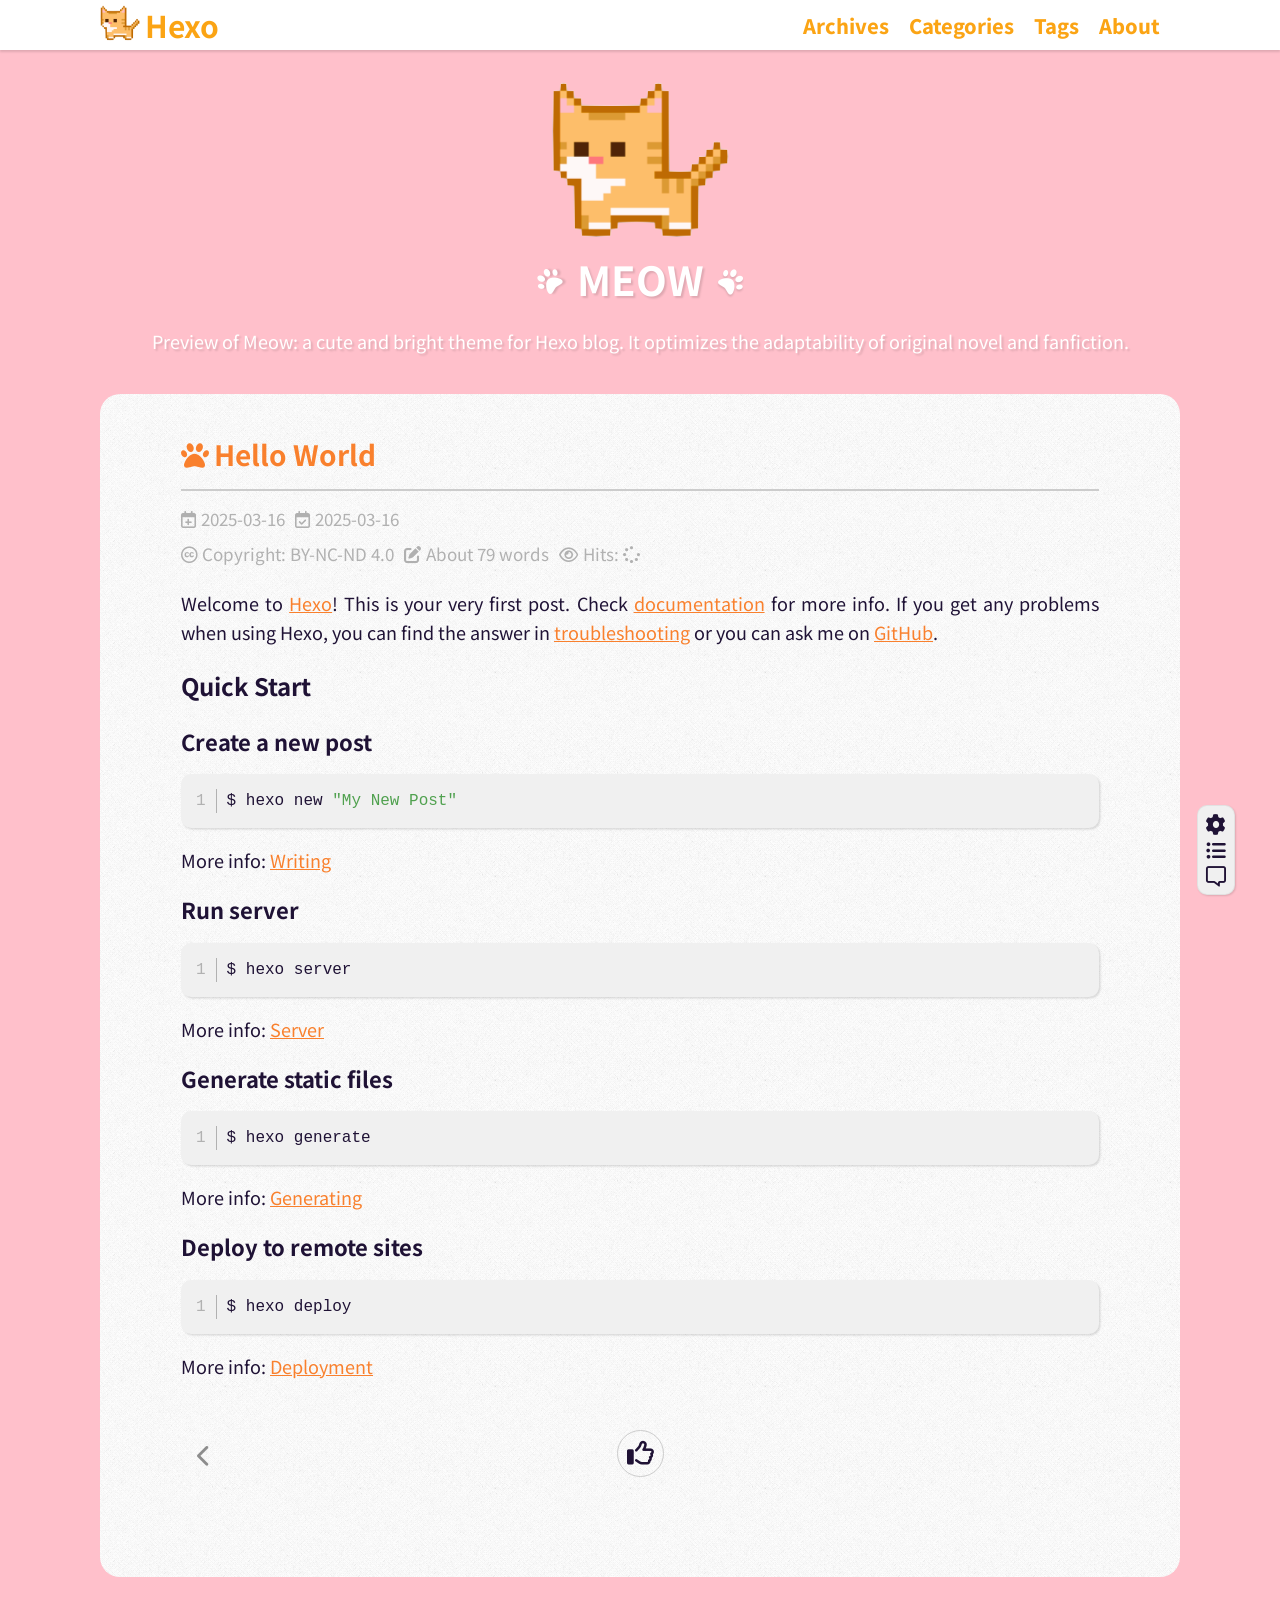
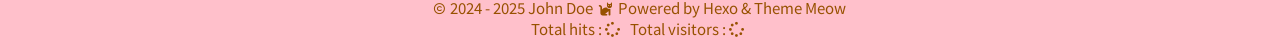
<file: 2025/03/16/hello-world/index.html>
<!DOCTYPE html><html lang="en"><head><meta charset="utf-8"/><meta name="viewport" content="width=device-width, initial-scale=1.0"/><meta name="author" content="John Doe"/><meta name="keyword"/><meta name="description" content="Welcome to Hexo! This is your very first post. Check documentation for more info. If you get any problems when using Hexo, you can find the answer in troubleshooting or you can ask me on GitHub. Quick">
<meta property="og:type" content="article">
<meta property="og:title" content="Hello World">
<meta property="og:url" content="https://jenny0729hahaha.github.io/2025/03/16/hello-world/index.html">
<meta property="og:site_name" content="Hexo">
<meta property="og:description" content="Welcome to Hexo! This is your very first post. Check documentation for more info. If you get any problems when using Hexo, you can find the answer in troubleshooting or you can ask me on GitHub. Quick">
<meta property="og:locale" content="en_US">
<meta property="article:published_time" content="2025-03-16T08:14:03.558Z">
<meta property="article:modified_time" content="2025-03-16T08:14:03.558Z">
<meta property="article:author" content="John Doe">
<meta name="twitter:card" content="summary"><title>Hello World - MEOW - A Cute and Bright Hexo Theme</title><link rel="shortcut icon" href="/img/site-icon.png">
<link rel="stylesheet" href="/css/style.css" id="dm-light">


<link rel="stylesheet" href="https://cdn.bootcdn.net/ajax/libs/font-awesome/6.4.2/css/all.min.css">

<script src="//busuanzi.ibruce.info/busuanzi/2.3/busuanzi.pure.mini.js" async></script>
<meta name="generator" content="Hexo 7.3.0"></head><body><header><div class="top-nav" ondblclick="scrollToTop()"><div class="nav-info"><div class="nav-icon"><img id="nav-icon" src="/img/site-icon.png"/></div><div class="nav-title"><a id="nav-title" href="/" title="Home">Hexo</a></div></div><div class="nav-ribbon"><div class="top-menu-expanded"><a class="top-menu-item" href="/archives"><span>Archives</span></a><a class="top-menu-item" href="/categories"><span>Categories</span></a><a class="top-menu-item" href="/tags"><span>Tags</span></a><a class="top-menu-item" href="/about"><span>About</span></a></div><div id="top-menu-btn" onclick="openTopMenu()" title="Open Menu"><i class="fa-solid fa-bars fa-lg"></i></div></div></div></header><div id="top-menu-hidden"><div class="menu-hidden-content"><div class="menu-hidden-nav"><a class="menu-hidden-item" href="/archives"><i class="fa-solid fa-box-archive fa-sm"></i><span>Archives</span></a><a class="menu-hidden-item" href="/categories"><i class="fa-regular fa-folder-open fa-sm"></i><span>Categories</span></a><a class="menu-hidden-item" href="/tags"><i class="fa-solid fa-tags fa-sm"></i><span>Tags</span></a><a class="menu-hidden-item" href="/about"><i class="fa-solid fa-paw fa-sm"></i><span>About</span></a></div></div><div class="menu-hidden-blank" onclick="closeTopMenu()"></div></div>
<div class="blog-info"><div class="blog-pic"><img id="blog-pic" src="/img/site-icon.png"/></div><div class="blog-title"><i class="fa-solid fa-paw fa-2xs fa-rotate-by"></i><span>MEOW</span><i class="fa-solid fa-paw fa-2xs fa-rotate-by"></i></div><div class="blog-desc">Preview of Meow: a cute and bright theme for Hexo blog. It optimizes the adaptability of original novel and fanfiction.</div></div><div class="main"><div class="main-content"><article class="post"><div class="post-title"><h1><i class="fa-solid fa-paw"></i>Hello World</h1></div><div class="post-info"><div class="post-info-first-line"><div class="post-date"><i class="icon fa-regular fa-calendar-plus" title="Published date"></i><time class="publish-time">2025-03-16</time><i class="icon fa-regular fa-calendar-check" title="Updated date"></i><time class="update-time">2025-03-16</time></div>

</div><div class="post-info-second-line"><div class="post-copyright"><i class="icon fa-brands fa-creative-commons" title="Copyright"></i><span>Copyright: </span><a target="_blank" rel="noopener" href="https://creativecommons.org/licenses/by-nc-nd/4.0/deed.zh-hans" title="CC BY-NC-ND 4.0">BY-NC-ND 4.0</a></div>
<div class="post-word-count"><i class="icon fa-solid fa-pen-to-square"></i><span>About 79 words</span></div><div class="pageview-post"><i class="icon fa-regular fa-eye"></i><span id="busuanzi_container_page_pv">Hits: <span id="busuanzi_value_page_pv"><i class="fa-solid fa-spinner"></i></span></span></div></div></div><div class="post-content"><p>Welcome to <a target="_blank" rel="noopener" href="https://hexo.io/">Hexo</a>! This is your very first post. Check <a target="_blank" rel="noopener" href="https://hexo.io/docs/">documentation</a> for more info. If you get any problems when using Hexo, you can find the answer in <a target="_blank" rel="noopener" href="https://hexo.io/docs/troubleshooting.html">troubleshooting</a> or you can ask me on <a target="_blank" rel="noopener" href="https://github.com/hexojs/hexo/issues">GitHub</a>.</p>
<h2 id="Quick-Start"><a href="#Quick-Start" class="headerlink" title="Quick Start"></a>Quick Start</h2><h3 id="Create-a-new-post"><a href="#Create-a-new-post" class="headerlink" title="Create a new post"></a>Create a new post</h3><figure class="highlight bash"><table><tr><td class="gutter"><pre><span class="line">1</span><br></pre></td><td class="code"><pre><span class="line">$ hexo new <span class="string">&quot;My New Post&quot;</span></span><br></pre></td></tr></table></figure>

<p>More info: <a target="_blank" rel="noopener" href="https://hexo.io/docs/writing.html">Writing</a></p>
<h3 id="Run-server"><a href="#Run-server" class="headerlink" title="Run server"></a>Run server</h3><figure class="highlight bash"><table><tr><td class="gutter"><pre><span class="line">1</span><br></pre></td><td class="code"><pre><span class="line">$ hexo server</span><br></pre></td></tr></table></figure>

<p>More info: <a target="_blank" rel="noopener" href="https://hexo.io/docs/server.html">Server</a></p>
<h3 id="Generate-static-files"><a href="#Generate-static-files" class="headerlink" title="Generate static files"></a>Generate static files</h3><figure class="highlight bash"><table><tr><td class="gutter"><pre><span class="line">1</span><br></pre></td><td class="code"><pre><span class="line">$ hexo generate</span><br></pre></td></tr></table></figure>

<p>More info: <a target="_blank" rel="noopener" href="https://hexo.io/docs/generating.html">Generating</a></p>
<h3 id="Deploy-to-remote-sites"><a href="#Deploy-to-remote-sites" class="headerlink" title="Deploy to remote sites"></a>Deploy to remote sites</h3><figure class="highlight bash"><table><tr><td class="gutter"><pre><span class="line">1</span><br></pre></td><td class="code"><pre><span class="line">$ hexo deploy</span><br></pre></td></tr></table></figure>

<p>More info: <a target="_blank" rel="noopener" href="https://hexo.io/docs/one-command-deployment.html">Deployment</a></p>
</div><div class="post-end"><div class="post-prev"><a href="/2025/03/16/%E7%AC%AC%E4%B8%80%E7%AF%87%E6%96%87%E7%AB%A0/" title="Previous Article"><i class="fa-solid fa-chevron-left fa-lg"></i></a></div><div class="post-reward" onclick="openPostReward()" title="Rewards"><i class="fa-regular fa-thumbs-up fa-xl fa-beat-fade"></i></div><div id="reward-panel" onclick="closePostReward()"><div class="reward-container"><p>If you like this article, welcome to pay me a coffee, thanks&#128151;</p>
<div class="reward-nav"><div class="reward-item"><img class="reward-img" src="/img/reward/wechat.jpg" title="Wechat" alt="Wechat"/><span>Wechat</span></div><div class="reward-item"><img class="reward-img" src="/img/reward/alipay.jpg" title="Alipay" alt="Alipay"/><span>Alipay</span></div></div></div></div><div class="post-next"></div></div></article><div class="comment" id="comment"><script src="https://giscus.app/client.js" async="async"></script></div><div id="post-toc"><aside class="toc-aside"><div class="toc-title"><span><i class="fa-solid fa-paw"></i>TOC</span></div><div class="toc-container" id="toc-body"><ol class="toc-content"><li class="toc-content-item toc-content-level-2"><a class="toc-content-link" href="#Quick-Start"><span class="toc-content-number">1.</span> <span class="toc-content-text">Quick Start</span></a><ol class="toc-content-child"><li class="toc-content-item toc-content-level-3"><a class="toc-content-link" href="#Create-a-new-post"><span class="toc-content-number">1.1.</span> <span class="toc-content-text">Create a new post</span></a></li><li class="toc-content-item toc-content-level-3"><a class="toc-content-link" href="#Run-server"><span class="toc-content-number">1.2.</span> <span class="toc-content-text">Run server</span></a></li><li class="toc-content-item toc-content-level-3"><a class="toc-content-link" href="#Generate-static-files"><span class="toc-content-number">1.3.</span> <span class="toc-content-text">Generate static files</span></a></li><li class="toc-content-item toc-content-level-3"><a class="toc-content-link" href="#Deploy-to-remote-sites"><span class="toc-content-number">1.4.</span> <span class="toc-content-text">Deploy to remote sites</span></a></li></ol></li></ol></div></aside><div class="toc-blank" onclick="tocToggle()"></div></div></div></div><div id="tool-bar"><div id="tool-bar-main"><div id="tool-toggle" onclick="toolToggle()" title="Settings"><i class="fa-solid fa-gear"></i></div><div id="toc-toggle" onclick="tocToggle()" title="TOC"><i class="fa-solid fa-list-ul"></i></div><div id="go-to-comment" onclick="gotoComment()" title="Comment"><i class="fa-regular fa-message fa-flip-horizontal"></i></div><div id="back-to-top" onclick="scrollToTop()" title="Back To Top"><i class="fa-solid fa-chevron-up"></i></div></div><div id="tool-bar-more" style="display: none;"><div id="font-size-increase" onclick="fontSizeIncrease()" title="Increase Font Size"><i class="fa-solid fa-plus"></i></div><div id="font-size-decrease" onclick="fontSizeDecrease()" title="Decrease Font Size"><i class="fa-solid fa-minus"></i></div></div></div><footer><div class="footer-content"><div class="copyright-info"><i class="fa-regular fa-copyright fa-xs"></i><span>2024 - 2025 </span><a href="/about">John Doe</a><i class="fa-solid fa-cat fa-sm"></i><span>Powered by </span><a href="https://hexo.io/" target="_blank">Hexo</a><span> &amp; </span><a href="https://github.com/chanwj/hexo-theme-meow" target="_blank" title="v2.1.3">Theme Meow</a></div><div class="pageview-site"><span id="busuanzi_container_site_pv">Total hits : <span id="busuanzi_value_site_pv"><i class="fa-solid fa-spinner"></i></span></span><span id="busuanzi_container_site_uv">Total visitors : <span id="busuanzi_value_site_uv"><i class="fa-solid fa-spinner"></i></span></span></div></div></footer>
<script>const GLOBAL_CONFIG = {
  comment: { theme: ''}
}
</script><script>if (localStorage.getItem('font-size')) {
  document.querySelector('.post-content').style.fontSize = localStorage.getItem('font-size') + 'px';
}
</script>
<script src="/js/theme/tool-bar.js"></script>


<script src="/js/theme/menu.js"></script>


<script src="/js/third-party/clipboard.min.js"></script>


<script src="/js/theme/copy.js"></script>
<script>copyCode();
</script>
<script src="/js/theme/reward.js"></script>
</body></html>
</file>
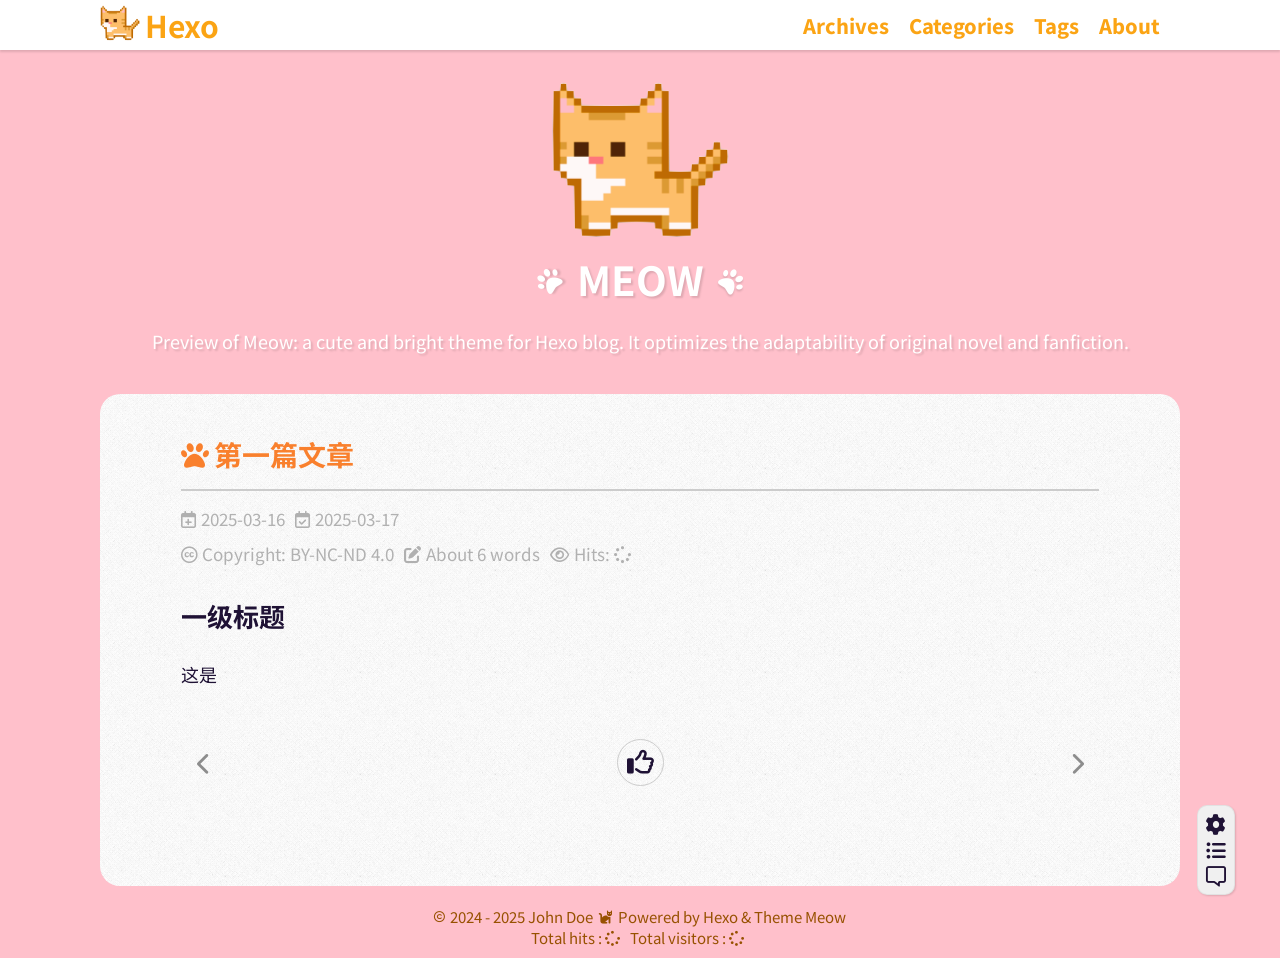
<file: 2025/03/16/第一篇文章/index.html>
<!DOCTYPE html><html lang="en"><head><meta charset="utf-8"/><meta name="viewport" content="width=device-width, initial-scale=1.0"/><meta name="author" content="John Doe"/><meta name="keyword"/><meta name="description" content="一级标题这是">
<meta property="og:type" content="article">
<meta property="og:title" content="第一篇文章">
<meta property="og:url" content="https://jenny0729hahaha.github.io/2025/03/16/%E7%AC%AC%E4%B8%80%E7%AF%87%E6%96%87%E7%AB%A0/index.html">
<meta property="og:site_name" content="Hexo">
<meta property="og:description" content="一级标题这是">
<meta property="og:locale" content="en_US">
<meta property="article:published_time" content="2025-03-16T15:48:02.000Z">
<meta property="article:modified_time" content="2025-03-16T16:11:39.063Z">
<meta property="article:author" content="John Doe">
<meta name="twitter:card" content="summary"><title>第一篇文章 - MEOW - A Cute and Bright Hexo Theme</title><link rel="shortcut icon" href="/img/site-icon.png">
<link rel="stylesheet" href="/css/style.css" id="dm-light">


<link rel="stylesheet" href="https://cdn.bootcdn.net/ajax/libs/font-awesome/6.4.2/css/all.min.css">

<script src="//busuanzi.ibruce.info/busuanzi/2.3/busuanzi.pure.mini.js" async></script>
<meta name="generator" content="Hexo 7.3.0"></head><body><header><div class="top-nav" ondblclick="scrollToTop()"><div class="nav-info"><div class="nav-icon"><img id="nav-icon" src="/img/site-icon.png"/></div><div class="nav-title"><a id="nav-title" href="/" title="Home">Hexo</a></div></div><div class="nav-ribbon"><div class="top-menu-expanded"><a class="top-menu-item" href="/archives"><span>Archives</span></a><a class="top-menu-item" href="/categories"><span>Categories</span></a><a class="top-menu-item" href="/tags"><span>Tags</span></a><a class="top-menu-item" href="/about"><span>About</span></a></div><div id="top-menu-btn" onclick="openTopMenu()" title="Open Menu"><i class="fa-solid fa-bars fa-lg"></i></div></div></div></header><div id="top-menu-hidden"><div class="menu-hidden-content"><div class="menu-hidden-nav"><a class="menu-hidden-item" href="/archives"><i class="fa-solid fa-box-archive fa-sm"></i><span>Archives</span></a><a class="menu-hidden-item" href="/categories"><i class="fa-regular fa-folder-open fa-sm"></i><span>Categories</span></a><a class="menu-hidden-item" href="/tags"><i class="fa-solid fa-tags fa-sm"></i><span>Tags</span></a><a class="menu-hidden-item" href="/about"><i class="fa-solid fa-paw fa-sm"></i><span>About</span></a></div></div><div class="menu-hidden-blank" onclick="closeTopMenu()"></div></div>
<div class="blog-info"><div class="blog-pic"><img id="blog-pic" src="/img/site-icon.png"/></div><div class="blog-title"><i class="fa-solid fa-paw fa-2xs fa-rotate-by"></i><span>MEOW</span><i class="fa-solid fa-paw fa-2xs fa-rotate-by"></i></div><div class="blog-desc">Preview of Meow: a cute and bright theme for Hexo blog. It optimizes the adaptability of original novel and fanfiction.</div></div><div class="main"><div class="main-content"><article class="post"><div class="post-title"><h1><i class="fa-solid fa-paw"></i>第一篇文章</h1></div><div class="post-info"><div class="post-info-first-line"><div class="post-date"><i class="icon fa-regular fa-calendar-plus" title="Published date"></i><time class="publish-time">2025-03-16</time><i class="icon fa-regular fa-calendar-check" title="Updated date"></i><time class="update-time">2025-03-17</time></div>

</div><div class="post-info-second-line"><div class="post-copyright"><i class="icon fa-brands fa-creative-commons" title="Copyright"></i><span>Copyright: </span><a target="_blank" rel="noopener" href="https://creativecommons.org/licenses/by-nc-nd/4.0/deed.zh-hans" title="CC BY-NC-ND 4.0">BY-NC-ND 4.0</a></div>
<div class="post-word-count"><i class="icon fa-solid fa-pen-to-square"></i><span>About 6 words</span></div><div class="pageview-post"><i class="icon fa-regular fa-eye"></i><span id="busuanzi_container_page_pv">Hits: <span id="busuanzi_value_page_pv"><i class="fa-solid fa-spinner"></i></span></span></div></div></div><div class="post-content"><h1 id="一级标题"><a href="#一级标题" class="headerlink" title="一级标题"></a>一级标题</h1><p>这是</p>
</div><div class="post-end"><div class="post-prev"><a href="/2025/03/17/%E7%AC%AC%E4%BA%8C%E7%AF%87%E6%96%87%E7%AB%A0/" title="Previous Article"><i class="fa-solid fa-chevron-left fa-lg"></i></a></div><div class="post-reward" onclick="openPostReward()" title="Rewards"><i class="fa-regular fa-thumbs-up fa-xl fa-beat-fade"></i></div><div id="reward-panel" onclick="closePostReward()"><div class="reward-container"><p>If you like this article, welcome to pay me a coffee, thanks&#128151;</p>
<div class="reward-nav"><div class="reward-item"><img class="reward-img" src="/img/reward/wechat.jpg" title="Wechat" alt="Wechat"/><span>Wechat</span></div><div class="reward-item"><img class="reward-img" src="/img/reward/alipay.jpg" title="Alipay" alt="Alipay"/><span>Alipay</span></div></div></div></div><div class="post-next"><a href="/2025/03/16/hello-world/" title="Next Article"><i class="fa-solid fa-chevron-right fa-lg"></i></a></div></div></article><div class="comment" id="comment"><script src="https://giscus.app/client.js" async="async"></script></div><div id="post-toc"><aside class="toc-aside"><div class="toc-title"><span><i class="fa-solid fa-paw"></i>TOC</span></div><div class="toc-container" id="toc-body"><ol class="toc-content"><li class="toc-content-item toc-content-level-1"><a class="toc-content-link" href="#%E4%B8%80%E7%BA%A7%E6%A0%87%E9%A2%98"><span class="toc-content-number">1.</span> <span class="toc-content-text">一级标题</span></a></li></ol></div></aside><div class="toc-blank" onclick="tocToggle()"></div></div></div></div><div id="tool-bar"><div id="tool-bar-main"><div id="tool-toggle" onclick="toolToggle()" title="Settings"><i class="fa-solid fa-gear"></i></div><div id="toc-toggle" onclick="tocToggle()" title="TOC"><i class="fa-solid fa-list-ul"></i></div><div id="go-to-comment" onclick="gotoComment()" title="Comment"><i class="fa-regular fa-message fa-flip-horizontal"></i></div><div id="back-to-top" onclick="scrollToTop()" title="Back To Top"><i class="fa-solid fa-chevron-up"></i></div></div><div id="tool-bar-more" style="display: none;"><div id="font-size-increase" onclick="fontSizeIncrease()" title="Increase Font Size"><i class="fa-solid fa-plus"></i></div><div id="font-size-decrease" onclick="fontSizeDecrease()" title="Decrease Font Size"><i class="fa-solid fa-minus"></i></div></div></div><footer><div class="footer-content"><div class="copyright-info"><i class="fa-regular fa-copyright fa-xs"></i><span>2024 - 2025 </span><a href="/about">John Doe</a><i class="fa-solid fa-cat fa-sm"></i><span>Powered by </span><a href="https://hexo.io/" target="_blank">Hexo</a><span> &amp; </span><a href="https://github.com/chanwj/hexo-theme-meow" target="_blank" title="v2.1.3">Theme Meow</a></div><div class="pageview-site"><span id="busuanzi_container_site_pv">Total hits : <span id="busuanzi_value_site_pv"><i class="fa-solid fa-spinner"></i></span></span><span id="busuanzi_container_site_uv">Total visitors : <span id="busuanzi_value_site_uv"><i class="fa-solid fa-spinner"></i></span></span></div></div></footer>
<script>const GLOBAL_CONFIG = {
  comment: { theme: ''}
}
</script><script>if (localStorage.getItem('font-size')) {
  document.querySelector('.post-content').style.fontSize = localStorage.getItem('font-size') + 'px';
}
</script>
<script src="/js/theme/tool-bar.js"></script>


<script src="/js/theme/menu.js"></script>


<script src="/js/third-party/clipboard.min.js"></script>


<script src="/js/theme/copy.js"></script>
<script>copyCode();
</script>
<script src="/js/theme/reward.js"></script>
</body></html>
</file>
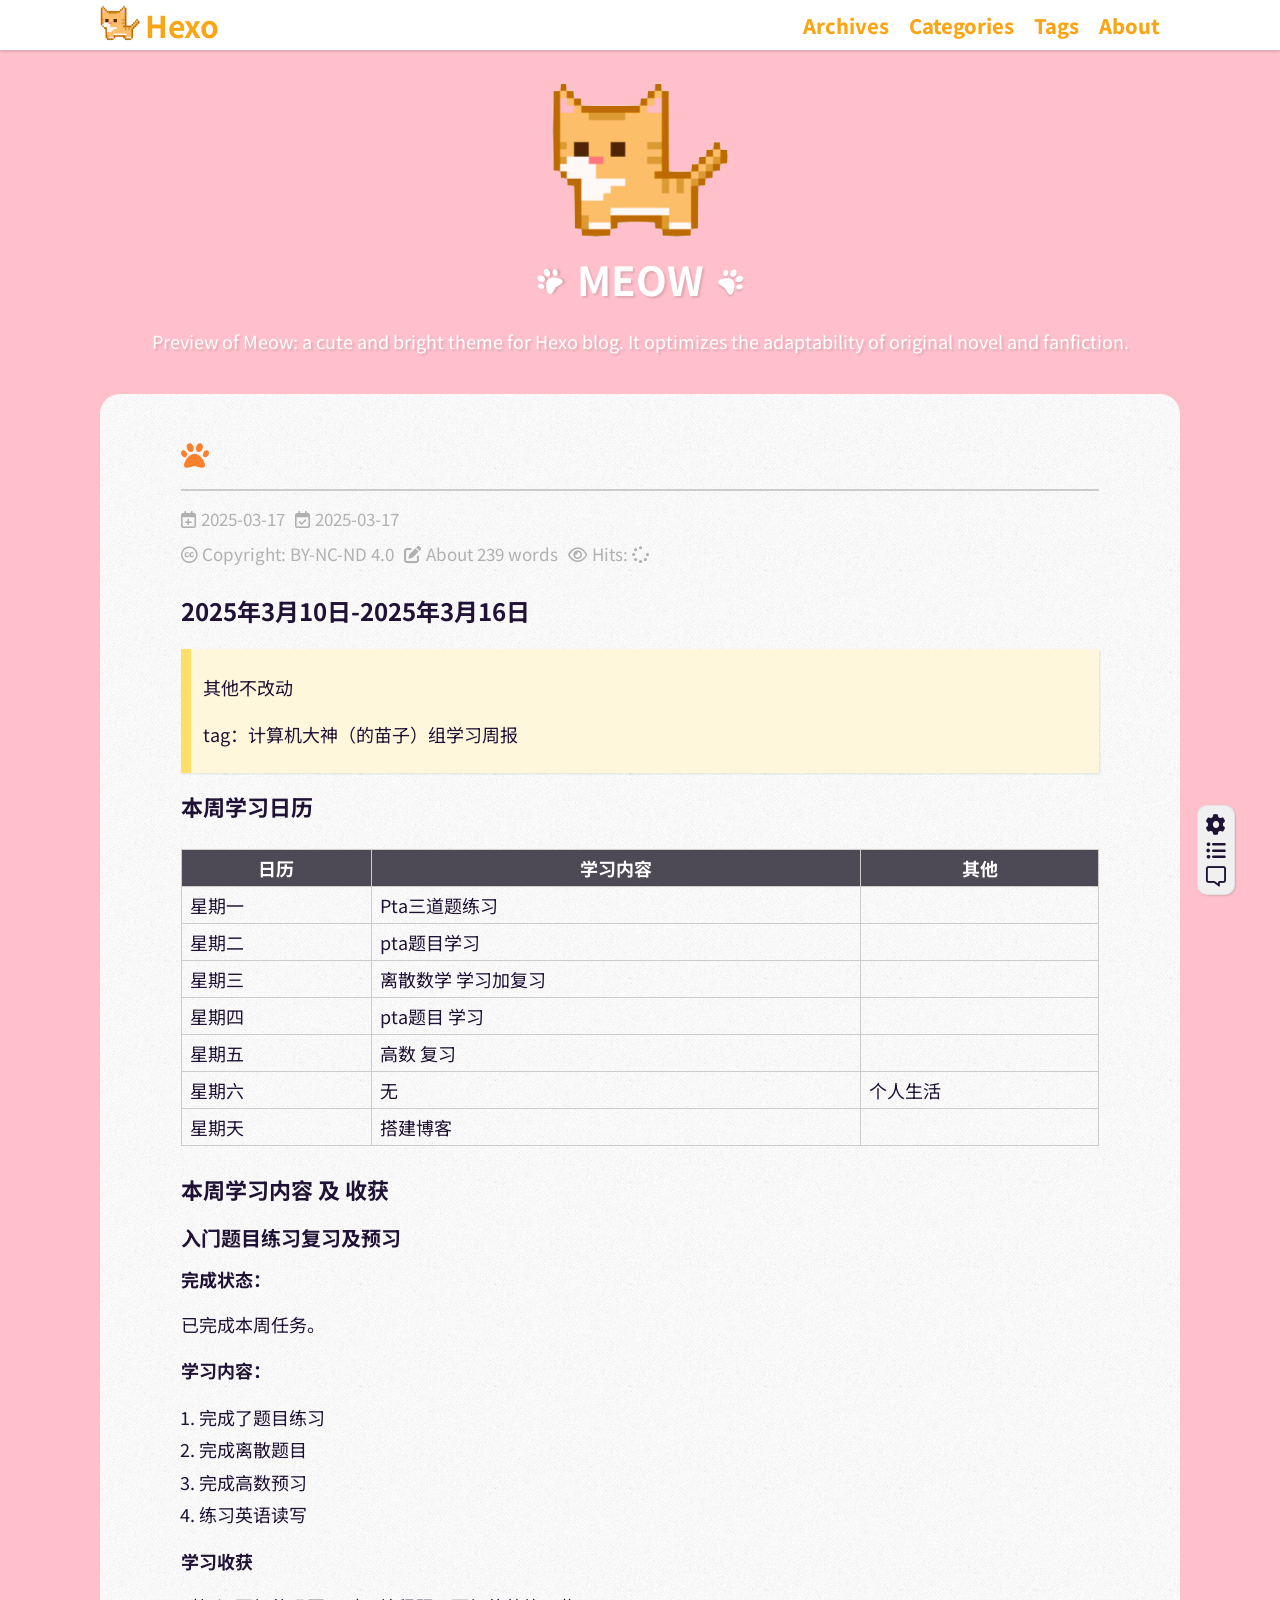
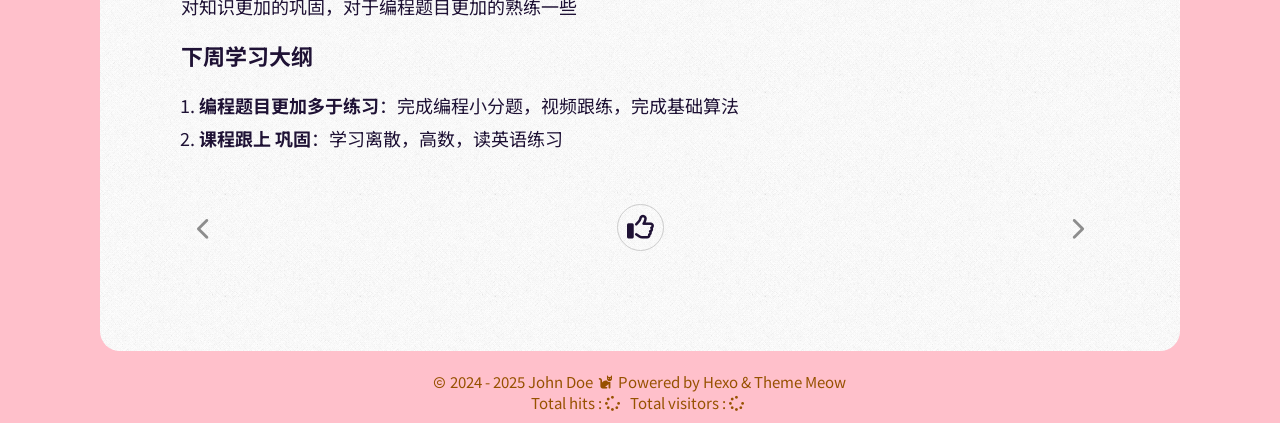
<file: 2025/03/17/第二篇文章/index.html>
<!DOCTYPE html><html lang="en"><head><meta charset="utf-8"/><meta name="viewport" content="width=device-width, initial-scale=1.0"/><meta name="author" content="John Doe"/><meta name="keyword"/><meta name="description" content="2025年3月10日-2025年3月16日 其他不改动 tag：计算机大神（的苗子）组学习周报  本周学习日历   日历 学习内容 其他    星期一 Pta三道题练习    星期二 pta题目学习    星期三 离散数学 学习加复习    星期四 pta题目 学习    星期五 高数 复习    星期六 无 个人生活   星期天 搭建博客    本周学习内容 及 收获入门题目练习复习及预习完成状">
<meta property="og:type" content="article">
<meta property="og:title" content="Hexo">
<meta property="og:url" content="https://jenny0729hahaha.github.io/2025/03/17/%E7%AC%AC%E4%BA%8C%E7%AF%87%E6%96%87%E7%AB%A0/index.html">
<meta property="og:site_name" content="Hexo">
<meta property="og:description" content="2025年3月10日-2025年3月16日 其他不改动 tag：计算机大神（的苗子）组学习周报  本周学习日历   日历 学习内容 其他    星期一 Pta三道题练习    星期二 pta题目学习    星期三 离散数学 学习加复习    星期四 pta题目 学习    星期五 高数 复习    星期六 无 个人生活   星期天 搭建博客    本周学习内容 及 收获入门题目练习复习及预习完成状">
<meta property="og:locale" content="en_US">
<meta property="article:published_time" content="2025-03-16T16:37:12.127Z">
<meta property="article:modified_time" content="2025-03-16T16:37:12.155Z">
<meta property="article:author" content="John Doe">
<meta name="twitter:card" content="summary"><title>MEOW - A Cute and Bright Hexo Theme</title><link rel="shortcut icon" href="/img/site-icon.png">
<link rel="stylesheet" href="/css/style.css" id="dm-light">


<link rel="stylesheet" href="https://cdn.bootcdn.net/ajax/libs/font-awesome/6.4.2/css/all.min.css">

<script src="//busuanzi.ibruce.info/busuanzi/2.3/busuanzi.pure.mini.js" async></script>
<meta name="generator" content="Hexo 7.3.0"></head><body><header><div class="top-nav" ondblclick="scrollToTop()"><div class="nav-info"><div class="nav-icon"><img id="nav-icon" src="/img/site-icon.png"/></div><div class="nav-title"><a id="nav-title" href="/" title="Home">Hexo</a></div></div><div class="nav-ribbon"><div class="top-menu-expanded"><a class="top-menu-item" href="/archives"><span>Archives</span></a><a class="top-menu-item" href="/categories"><span>Categories</span></a><a class="top-menu-item" href="/tags"><span>Tags</span></a><a class="top-menu-item" href="/about"><span>About</span></a></div><div id="top-menu-btn" onclick="openTopMenu()" title="Open Menu"><i class="fa-solid fa-bars fa-lg"></i></div></div></div></header><div id="top-menu-hidden"><div class="menu-hidden-content"><div class="menu-hidden-nav"><a class="menu-hidden-item" href="/archives"><i class="fa-solid fa-box-archive fa-sm"></i><span>Archives</span></a><a class="menu-hidden-item" href="/categories"><i class="fa-regular fa-folder-open fa-sm"></i><span>Categories</span></a><a class="menu-hidden-item" href="/tags"><i class="fa-solid fa-tags fa-sm"></i><span>Tags</span></a><a class="menu-hidden-item" href="/about"><i class="fa-solid fa-paw fa-sm"></i><span>About</span></a></div></div><div class="menu-hidden-blank" onclick="closeTopMenu()"></div></div>
<div class="blog-info"><div class="blog-pic"><img id="blog-pic" src="/img/site-icon.png"/></div><div class="blog-title"><i class="fa-solid fa-paw fa-2xs fa-rotate-by"></i><span>MEOW</span><i class="fa-solid fa-paw fa-2xs fa-rotate-by"></i></div><div class="blog-desc">Preview of Meow: a cute and bright theme for Hexo blog. It optimizes the adaptability of original novel and fanfiction.</div></div><div class="main"><div class="main-content"><article class="post"><div class="post-title"><h1><i class="fa-solid fa-paw"></i></h1></div><div class="post-info"><div class="post-info-first-line"><div class="post-date"><i class="icon fa-regular fa-calendar-plus" title="Published date"></i><time class="publish-time">2025-03-17</time><i class="icon fa-regular fa-calendar-check" title="Updated date"></i><time class="update-time">2025-03-17</time></div>

</div><div class="post-info-second-line"><div class="post-copyright"><i class="icon fa-brands fa-creative-commons" title="Copyright"></i><span>Copyright: </span><a target="_blank" rel="noopener" href="https://creativecommons.org/licenses/by-nc-nd/4.0/deed.zh-hans" title="CC BY-NC-ND 4.0">BY-NC-ND 4.0</a></div>
<div class="post-word-count"><i class="icon fa-solid fa-pen-to-square"></i><span>About 239 words</span></div><div class="pageview-post"><i class="icon fa-regular fa-eye"></i><span id="busuanzi_container_page_pv">Hits: <span id="busuanzi_value_page_pv"><i class="fa-solid fa-spinner"></i></span></span></div></div></div><div class="post-content"><h2 id="2025年3月10日-2025年3月16日"><a href="#2025年3月10日-2025年3月16日" class="headerlink" title="2025年3月10日-2025年3月16日"></a>2025年3月10日-2025年3月16日</h2><blockquote>
<p>其他不改动</p>
<p>tag：计算机大神（的苗子）组学习周报</p>
</blockquote>
<h3 id="本周学习日历"><a href="#本周学习日历" class="headerlink" title="本周学习日历"></a>本周学习日历</h3><table>
<thead>
<tr>
<th>日历</th>
<th>学习内容</th>
<th>其他</th>
</tr>
</thead>
<tbody><tr>
<td>星期一</td>
<td>Pta三道题练习</td>
<td></td>
</tr>
<tr>
<td>星期二</td>
<td>pta题目学习</td>
<td></td>
</tr>
<tr>
<td>星期三</td>
<td>离散数学 学习加复习</td>
<td></td>
</tr>
<tr>
<td>星期四</td>
<td>pta题目 学习</td>
<td></td>
</tr>
<tr>
<td>星期五</td>
<td>高数 复习</td>
<td></td>
</tr>
<tr>
<td>星期六</td>
<td>无</td>
<td>个人生活</td>
</tr>
<tr>
<td>星期天</td>
<td>搭建博客</td>
<td></td>
</tr>
</tbody></table>
<h3 id="本周学习内容-及-收获"><a href="#本周学习内容-及-收获" class="headerlink" title="本周学习内容 及 收获"></a>本周学习内容 及 收获</h3><h4 id="入门题目练习复习及预习"><a href="#入门题目练习复习及预习" class="headerlink" title="入门题目练习复习及预习"></a>入门题目练习复习及预习</h4><h5 id="完成状态："><a href="#完成状态：" class="headerlink" title="完成状态："></a>完成状态：</h5><p>已完成本周任务。</p>
<h5 id="学习内容："><a href="#学习内容：" class="headerlink" title="学习内容："></a>学习内容：</h5><ol>
<li>完成了题目练习</li>
<li>完成离散题目</li>
<li>完成高数预习</li>
<li>练习英语读写</li>
</ol>
<h5 id="学习收获"><a href="#学习收获" class="headerlink" title="学习收获"></a>学习收获</h5><p>对知识更加的巩固，对于编程题目更加的熟练一些</p>
<h3 id="下周学习大纲"><a href="#下周学习大纲" class="headerlink" title="下周学习大纲"></a>下周学习大纲</h3><ol>
<li><strong>编程题目更加多于练习</strong>：完成编程小分题，视频跟练，完成基础算法</li>
<li><strong>课程跟上 巩固</strong>：学习离散，高数，读英语练习</li>
</ol>
</div><div class="post-end"><div class="post-prev"><a href="/2025/03/23/post%E7%AC%AC%E4%B8%89%E7%AF%87%E6%96%87%E7%AB%A0/" title="Previous Article"><i class="fa-solid fa-chevron-left fa-lg"></i></a></div><div class="post-reward" onclick="openPostReward()" title="Rewards"><i class="fa-regular fa-thumbs-up fa-xl fa-beat-fade"></i></div><div id="reward-panel" onclick="closePostReward()"><div class="reward-container"><p>If you like this article, welcome to pay me a coffee, thanks&#128151;</p>
<div class="reward-nav"><div class="reward-item"><img class="reward-img" src="/img/reward/wechat.jpg" title="Wechat" alt="Wechat"/><span>Wechat</span></div><div class="reward-item"><img class="reward-img" src="/img/reward/alipay.jpg" title="Alipay" alt="Alipay"/><span>Alipay</span></div></div></div></div><div class="post-next"><a href="/2025/03/16/%E7%AC%AC%E4%B8%80%E7%AF%87%E6%96%87%E7%AB%A0/" title="Next Article"><i class="fa-solid fa-chevron-right fa-lg"></i></a></div></div></article><div class="comment" id="comment"><script src="https://giscus.app/client.js" async="async"></script></div><div id="post-toc"><aside class="toc-aside"><div class="toc-title"><span><i class="fa-solid fa-paw"></i>TOC</span></div><div class="toc-container" id="toc-body"><ol class="toc-content"><li class="toc-content-item toc-content-level-2"><a class="toc-content-link" href="#2025%E5%B9%B43%E6%9C%8810%E6%97%A5-2025%E5%B9%B43%E6%9C%8816%E6%97%A5"><span class="toc-content-number">1.</span> <span class="toc-content-text">2025年3月10日-2025年3月16日</span></a><ol class="toc-content-child"><li class="toc-content-item toc-content-level-3"><a class="toc-content-link" href="#%E6%9C%AC%E5%91%A8%E5%AD%A6%E4%B9%A0%E6%97%A5%E5%8E%86"><span class="toc-content-number">1.1.</span> <span class="toc-content-text">本周学习日历</span></a></li><li class="toc-content-item toc-content-level-3"><a class="toc-content-link" href="#%E6%9C%AC%E5%91%A8%E5%AD%A6%E4%B9%A0%E5%86%85%E5%AE%B9-%E5%8F%8A-%E6%94%B6%E8%8E%B7"><span class="toc-content-number">1.2.</span> <span class="toc-content-text">本周学习内容 及 收获</span></a><ol class="toc-content-child"><li class="toc-content-item toc-content-level-4"><a class="toc-content-link" href="#%E5%85%A5%E9%97%A8%E9%A2%98%E7%9B%AE%E7%BB%83%E4%B9%A0%E5%A4%8D%E4%B9%A0%E5%8F%8A%E9%A2%84%E4%B9%A0"><span class="toc-content-number">1.2.1.</span> <span class="toc-content-text">入门题目练习复习及预习</span></a><ol class="toc-content-child"><li class="toc-content-item toc-content-level-5"><a class="toc-content-link" href="#%E5%AE%8C%E6%88%90%E7%8A%B6%E6%80%81%EF%BC%9A"><span class="toc-content-number">1.2.1.1.</span> <span class="toc-content-text">完成状态：</span></a></li><li class="toc-content-item toc-content-level-5"><a class="toc-content-link" href="#%E5%AD%A6%E4%B9%A0%E5%86%85%E5%AE%B9%EF%BC%9A"><span class="toc-content-number">1.2.1.2.</span> <span class="toc-content-text">学习内容：</span></a></li><li class="toc-content-item toc-content-level-5"><a class="toc-content-link" href="#%E5%AD%A6%E4%B9%A0%E6%94%B6%E8%8E%B7"><span class="toc-content-number">1.2.1.3.</span> <span class="toc-content-text">学习收获</span></a></li></ol></li></ol></li><li class="toc-content-item toc-content-level-3"><a class="toc-content-link" href="#%E4%B8%8B%E5%91%A8%E5%AD%A6%E4%B9%A0%E5%A4%A7%E7%BA%B2"><span class="toc-content-number">1.3.</span> <span class="toc-content-text">下周学习大纲</span></a></li></ol></li></ol></div></aside><div class="toc-blank" onclick="tocToggle()"></div></div></div></div><div id="tool-bar"><div id="tool-bar-main"><div id="tool-toggle" onclick="toolToggle()" title="Settings"><i class="fa-solid fa-gear"></i></div><div id="toc-toggle" onclick="tocToggle()" title="TOC"><i class="fa-solid fa-list-ul"></i></div><div id="go-to-comment" onclick="gotoComment()" title="Comment"><i class="fa-regular fa-message fa-flip-horizontal"></i></div><div id="back-to-top" onclick="scrollToTop()" title="Back To Top"><i class="fa-solid fa-chevron-up"></i></div></div><div id="tool-bar-more" style="display: none;"><div id="font-size-increase" onclick="fontSizeIncrease()" title="Increase Font Size"><i class="fa-solid fa-plus"></i></div><div id="font-size-decrease" onclick="fontSizeDecrease()" title="Decrease Font Size"><i class="fa-solid fa-minus"></i></div></div></div><footer><div class="footer-content"><div class="copyright-info"><i class="fa-regular fa-copyright fa-xs"></i><span>2024 - 2025 </span><a href="/about">John Doe</a><i class="fa-solid fa-cat fa-sm"></i><span>Powered by </span><a href="https://hexo.io/" target="_blank">Hexo</a><span> &amp; </span><a href="https://github.com/chanwj/hexo-theme-meow" target="_blank" title="v2.1.3">Theme Meow</a></div><div class="pageview-site"><span id="busuanzi_container_site_pv">Total hits : <span id="busuanzi_value_site_pv"><i class="fa-solid fa-spinner"></i></span></span><span id="busuanzi_container_site_uv">Total visitors : <span id="busuanzi_value_site_uv"><i class="fa-solid fa-spinner"></i></span></span></div></div></footer>
<script>const GLOBAL_CONFIG = {
  comment: { theme: ''}
}
</script><script>if (localStorage.getItem('font-size')) {
  document.querySelector('.post-content').style.fontSize = localStorage.getItem('font-size') + 'px';
}
</script>
<script src="/js/theme/tool-bar.js"></script>


<script src="/js/theme/menu.js"></script>


<script src="/js/third-party/clipboard.min.js"></script>


<script src="/js/theme/copy.js"></script>
<script>copyCode();
</script>
<script src="/js/theme/reward.js"></script>
</body></html>
</file>
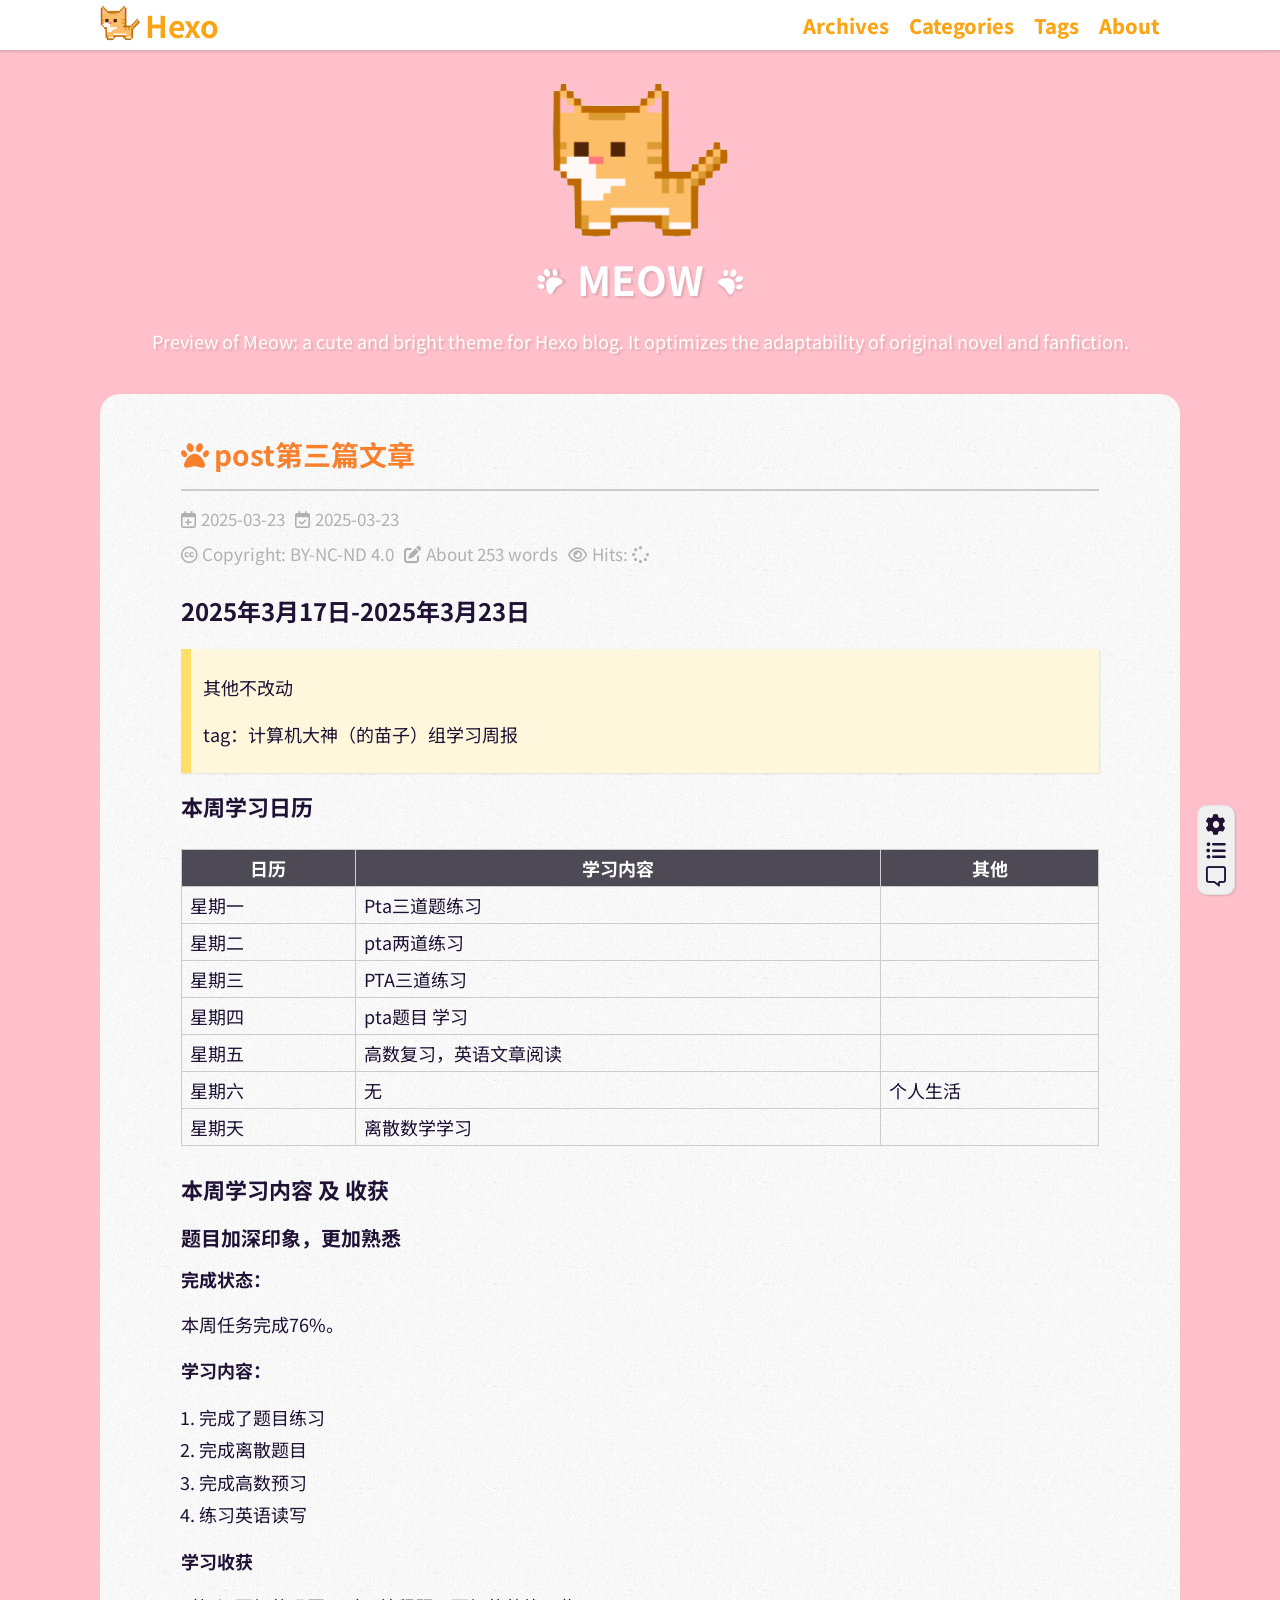
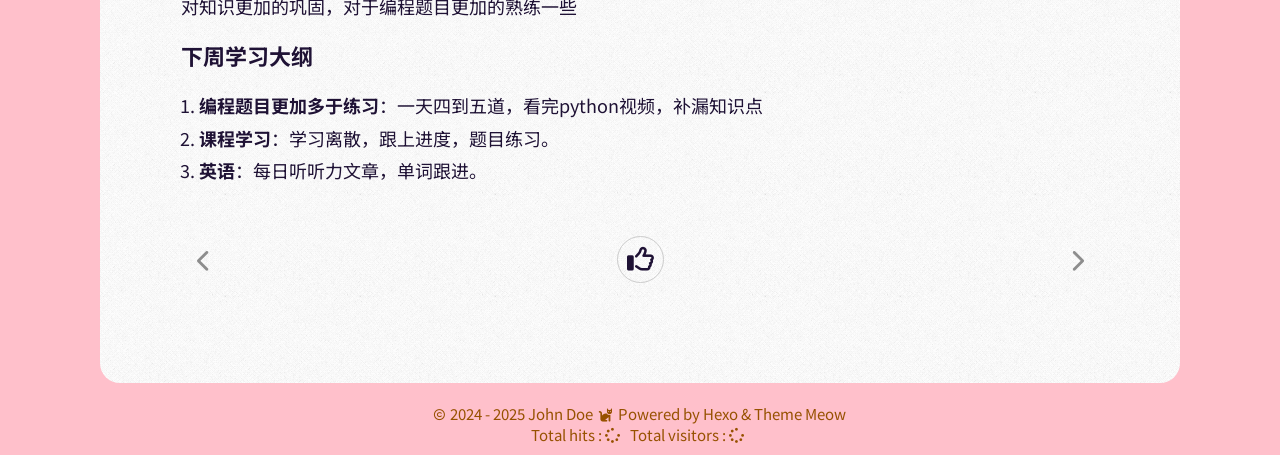
<file: 2025/03/23/post第三篇文章/index.html>
<!DOCTYPE html><html lang="en"><head><meta charset="utf-8"/><meta name="viewport" content="width=device-width, initial-scale=1.0"/><meta name="author" content="John Doe"/><meta name="keyword"/><meta name="description" content="2025年3月17日-2025年3月23日 其他不改动 tag：计算机大神（的苗子）组学习周报  本周学习日历   日历 学习内容 其他    星期一 Pta三道题练习    星期二 pta两道练习    星期三 PTA三道练习    星期四 pta题目 学习    星期五 高数复习，英语文章阅读    星期六 无 个人生活   星期天 离散数学学习    本周学习内容 及 收获题目加深印象，更加">
<meta property="og:type" content="article">
<meta property="og:title" content="post第三篇文章">
<meta property="og:url" content="https://jenny0729hahaha.github.io/2025/03/23/post%E7%AC%AC%E4%B8%89%E7%AF%87%E6%96%87%E7%AB%A0/index.html">
<meta property="og:site_name" content="Hexo">
<meta property="og:description" content="2025年3月17日-2025年3月23日 其他不改动 tag：计算机大神（的苗子）组学习周报  本周学习日历   日历 学习内容 其他    星期一 Pta三道题练习    星期二 pta两道练习    星期三 PTA三道练习    星期四 pta题目 学习    星期五 高数复习，英语文章阅读    星期六 无 个人生活   星期天 离散数学学习    本周学习内容 及 收获题目加深印象，更加">
<meta property="og:locale" content="en_US">
<meta property="article:published_time" content="2025-03-23T13:05:42.000Z">
<meta property="article:modified_time" content="2025-03-23T14:19:45.717Z">
<meta property="article:author" content="John Doe">
<meta name="twitter:card" content="summary"><title>post第三篇文章 - MEOW - A Cute and Bright Hexo Theme</title><link rel="shortcut icon" href="/img/site-icon.png">
<link rel="stylesheet" href="/css/style.css" id="dm-light">


<link rel="stylesheet" href="https://cdn.bootcdn.net/ajax/libs/font-awesome/6.4.2/css/all.min.css">

<script src="//busuanzi.ibruce.info/busuanzi/2.3/busuanzi.pure.mini.js" async></script>
<meta name="generator" content="Hexo 7.3.0"></head><body><header><div class="top-nav" ondblclick="scrollToTop()"><div class="nav-info"><div class="nav-icon"><img id="nav-icon" src="/img/site-icon.png"/></div><div class="nav-title"><a id="nav-title" href="/" title="Home">Hexo</a></div></div><div class="nav-ribbon"><div class="top-menu-expanded"><a class="top-menu-item" href="/archives"><span>Archives</span></a><a class="top-menu-item" href="/categories"><span>Categories</span></a><a class="top-menu-item" href="/tags"><span>Tags</span></a><a class="top-menu-item" href="/about"><span>About</span></a></div><div id="top-menu-btn" onclick="openTopMenu()" title="Open Menu"><i class="fa-solid fa-bars fa-lg"></i></div></div></div></header><div id="top-menu-hidden"><div class="menu-hidden-content"><div class="menu-hidden-nav"><a class="menu-hidden-item" href="/archives"><i class="fa-solid fa-box-archive fa-sm"></i><span>Archives</span></a><a class="menu-hidden-item" href="/categories"><i class="fa-regular fa-folder-open fa-sm"></i><span>Categories</span></a><a class="menu-hidden-item" href="/tags"><i class="fa-solid fa-tags fa-sm"></i><span>Tags</span></a><a class="menu-hidden-item" href="/about"><i class="fa-solid fa-paw fa-sm"></i><span>About</span></a></div></div><div class="menu-hidden-blank" onclick="closeTopMenu()"></div></div>
<div class="blog-info"><div class="blog-pic"><img id="blog-pic" src="/img/site-icon.png"/></div><div class="blog-title"><i class="fa-solid fa-paw fa-2xs fa-rotate-by"></i><span>MEOW</span><i class="fa-solid fa-paw fa-2xs fa-rotate-by"></i></div><div class="blog-desc">Preview of Meow: a cute and bright theme for Hexo blog. It optimizes the adaptability of original novel and fanfiction.</div></div><div class="main"><div class="main-content"><article class="post"><div class="post-title"><h1><i class="fa-solid fa-paw"></i>post第三篇文章</h1></div><div class="post-info"><div class="post-info-first-line"><div class="post-date"><i class="icon fa-regular fa-calendar-plus" title="Published date"></i><time class="publish-time">2025-03-23</time><i class="icon fa-regular fa-calendar-check" title="Updated date"></i><time class="update-time">2025-03-23</time></div>

</div><div class="post-info-second-line"><div class="post-copyright"><i class="icon fa-brands fa-creative-commons" title="Copyright"></i><span>Copyright: </span><a target="_blank" rel="noopener" href="https://creativecommons.org/licenses/by-nc-nd/4.0/deed.zh-hans" title="CC BY-NC-ND 4.0">BY-NC-ND 4.0</a></div>
<div class="post-word-count"><i class="icon fa-solid fa-pen-to-square"></i><span>About 253 words</span></div><div class="pageview-post"><i class="icon fa-regular fa-eye"></i><span id="busuanzi_container_page_pv">Hits: <span id="busuanzi_value_page_pv"><i class="fa-solid fa-spinner"></i></span></span></div></div></div><div class="post-content"><h2 id="2025年3月17日-2025年3月23日"><a href="#2025年3月17日-2025年3月23日" class="headerlink" title="2025年3月17日-2025年3月23日"></a>2025年3月17日-2025年3月23日</h2><blockquote>
<p>其他不改动</p>
<p>tag：计算机大神（的苗子）组学习周报</p>
</blockquote>
<h3 id="本周学习日历"><a href="#本周学习日历" class="headerlink" title="本周学习日历"></a>本周学习日历</h3><table>
<thead>
<tr>
<th>日历</th>
<th>学习内容</th>
<th>其他</th>
</tr>
</thead>
<tbody><tr>
<td>星期一</td>
<td>Pta三道题练习</td>
<td></td>
</tr>
<tr>
<td>星期二</td>
<td>pta两道练习</td>
<td></td>
</tr>
<tr>
<td>星期三</td>
<td>PTA三道练习</td>
<td></td>
</tr>
<tr>
<td>星期四</td>
<td>pta题目 学习</td>
<td></td>
</tr>
<tr>
<td>星期五</td>
<td>高数复习，英语文章阅读</td>
<td></td>
</tr>
<tr>
<td>星期六</td>
<td>无</td>
<td>个人生活</td>
</tr>
<tr>
<td>星期天</td>
<td>离散数学学习</td>
<td></td>
</tr>
</tbody></table>
<h3 id="本周学习内容-及-收获"><a href="#本周学习内容-及-收获" class="headerlink" title="本周学习内容 及 收获"></a>本周学习内容 及 收获</h3><h4 id="题目加深印象，更加熟悉"><a href="#题目加深印象，更加熟悉" class="headerlink" title="题目加深印象，更加熟悉"></a>题目加深印象，更加熟悉</h4><h5 id="完成状态："><a href="#完成状态：" class="headerlink" title="完成状态："></a>完成状态：</h5><p>本周任务完成76%。</p>
<h5 id="学习内容："><a href="#学习内容：" class="headerlink" title="学习内容："></a>学习内容：</h5><ol>
<li>完成了题目练习</li>
<li>完成离散题目</li>
<li>完成高数预习</li>
<li>练习英语读写</li>
</ol>
<h5 id="学习收获"><a href="#学习收获" class="headerlink" title="学习收获"></a>学习收获</h5><p>对知识更加的巩固，对于编程题目更加的熟练一些</p>
<h3 id="下周学习大纲"><a href="#下周学习大纲" class="headerlink" title="下周学习大纲"></a>下周学习大纲</h3><ol>
<li><strong>编程题目更加多于练习</strong>：一天四到五道，看完python视频，补漏知识点</li>
<li><strong>课程学习</strong>：学习离散，跟上进度，题目练习。</li>
<li><strong>英语</strong>：每日听听力文章，单词跟进。</li>
</ol>
</div><div class="post-end"><div class="post-prev"><a href="/2025/04/27/post%E2%80%9C%E7%AC%AC%E5%9B%9B%E7%AF%87%E6%96%87%E7%AB%A0%E2%80%9D/" title="Previous Article"><i class="fa-solid fa-chevron-left fa-lg"></i></a></div><div class="post-reward" onclick="openPostReward()" title="Rewards"><i class="fa-regular fa-thumbs-up fa-xl fa-beat-fade"></i></div><div id="reward-panel" onclick="closePostReward()"><div class="reward-container"><p>If you like this article, welcome to pay me a coffee, thanks&#128151;</p>
<div class="reward-nav"><div class="reward-item"><img class="reward-img" src="/img/reward/wechat.jpg" title="Wechat" alt="Wechat"/><span>Wechat</span></div><div class="reward-item"><img class="reward-img" src="/img/reward/alipay.jpg" title="Alipay" alt="Alipay"/><span>Alipay</span></div></div></div></div><div class="post-next"><a href="/2025/03/17/%E7%AC%AC%E4%BA%8C%E7%AF%87%E6%96%87%E7%AB%A0/" title="Next Article"><i class="fa-solid fa-chevron-right fa-lg"></i></a></div></div></article><div class="comment" id="comment"><script src="https://giscus.app/client.js" async="async"></script></div><div id="post-toc"><aside class="toc-aside"><div class="toc-title"><span><i class="fa-solid fa-paw"></i>TOC</span></div><div class="toc-container" id="toc-body"><ol class="toc-content"><li class="toc-content-item toc-content-level-2"><a class="toc-content-link" href="#2025%E5%B9%B43%E6%9C%8817%E6%97%A5-2025%E5%B9%B43%E6%9C%8823%E6%97%A5"><span class="toc-content-number">1.</span> <span class="toc-content-text">2025年3月17日-2025年3月23日</span></a><ol class="toc-content-child"><li class="toc-content-item toc-content-level-3"><a class="toc-content-link" href="#%E6%9C%AC%E5%91%A8%E5%AD%A6%E4%B9%A0%E6%97%A5%E5%8E%86"><span class="toc-content-number">1.1.</span> <span class="toc-content-text">本周学习日历</span></a></li><li class="toc-content-item toc-content-level-3"><a class="toc-content-link" href="#%E6%9C%AC%E5%91%A8%E5%AD%A6%E4%B9%A0%E5%86%85%E5%AE%B9-%E5%8F%8A-%E6%94%B6%E8%8E%B7"><span class="toc-content-number">1.2.</span> <span class="toc-content-text">本周学习内容 及 收获</span></a><ol class="toc-content-child"><li class="toc-content-item toc-content-level-4"><a class="toc-content-link" href="#%E9%A2%98%E7%9B%AE%E5%8A%A0%E6%B7%B1%E5%8D%B0%E8%B1%A1%EF%BC%8C%E6%9B%B4%E5%8A%A0%E7%86%9F%E6%82%89"><span class="toc-content-number">1.2.1.</span> <span class="toc-content-text">题目加深印象，更加熟悉</span></a><ol class="toc-content-child"><li class="toc-content-item toc-content-level-5"><a class="toc-content-link" href="#%E5%AE%8C%E6%88%90%E7%8A%B6%E6%80%81%EF%BC%9A"><span class="toc-content-number">1.2.1.1.</span> <span class="toc-content-text">完成状态：</span></a></li><li class="toc-content-item toc-content-level-5"><a class="toc-content-link" href="#%E5%AD%A6%E4%B9%A0%E5%86%85%E5%AE%B9%EF%BC%9A"><span class="toc-content-number">1.2.1.2.</span> <span class="toc-content-text">学习内容：</span></a></li><li class="toc-content-item toc-content-level-5"><a class="toc-content-link" href="#%E5%AD%A6%E4%B9%A0%E6%94%B6%E8%8E%B7"><span class="toc-content-number">1.2.1.3.</span> <span class="toc-content-text">学习收获</span></a></li></ol></li></ol></li><li class="toc-content-item toc-content-level-3"><a class="toc-content-link" href="#%E4%B8%8B%E5%91%A8%E5%AD%A6%E4%B9%A0%E5%A4%A7%E7%BA%B2"><span class="toc-content-number">1.3.</span> <span class="toc-content-text">下周学习大纲</span></a></li></ol></li></ol></div></aside><div class="toc-blank" onclick="tocToggle()"></div></div></div></div><div id="tool-bar"><div id="tool-bar-main"><div id="tool-toggle" onclick="toolToggle()" title="Settings"><i class="fa-solid fa-gear"></i></div><div id="toc-toggle" onclick="tocToggle()" title="TOC"><i class="fa-solid fa-list-ul"></i></div><div id="go-to-comment" onclick="gotoComment()" title="Comment"><i class="fa-regular fa-message fa-flip-horizontal"></i></div><div id="back-to-top" onclick="scrollToTop()" title="Back To Top"><i class="fa-solid fa-chevron-up"></i></div></div><div id="tool-bar-more" style="display: none;"><div id="font-size-increase" onclick="fontSizeIncrease()" title="Increase Font Size"><i class="fa-solid fa-plus"></i></div><div id="font-size-decrease" onclick="fontSizeDecrease()" title="Decrease Font Size"><i class="fa-solid fa-minus"></i></div></div></div><footer><div class="footer-content"><div class="copyright-info"><i class="fa-regular fa-copyright fa-xs"></i><span>2024 - 2025 </span><a href="/about">John Doe</a><i class="fa-solid fa-cat fa-sm"></i><span>Powered by </span><a href="https://hexo.io/" target="_blank">Hexo</a><span> &amp; </span><a href="https://github.com/chanwj/hexo-theme-meow" target="_blank" title="v2.1.3">Theme Meow</a></div><div class="pageview-site"><span id="busuanzi_container_site_pv">Total hits : <span id="busuanzi_value_site_pv"><i class="fa-solid fa-spinner"></i></span></span><span id="busuanzi_container_site_uv">Total visitors : <span id="busuanzi_value_site_uv"><i class="fa-solid fa-spinner"></i></span></span></div></div></footer>
<script>const GLOBAL_CONFIG = {
  comment: { theme: ''}
}
</script><script>if (localStorage.getItem('font-size')) {
  document.querySelector('.post-content').style.fontSize = localStorage.getItem('font-size') + 'px';
}
</script>
<script src="/js/theme/tool-bar.js"></script>


<script src="/js/theme/menu.js"></script>


<script src="/js/third-party/clipboard.min.js"></script>


<script src="/js/theme/copy.js"></script>
<script>copyCode();
</script>
<script src="/js/theme/reward.js"></script>
</body></html>
</file>
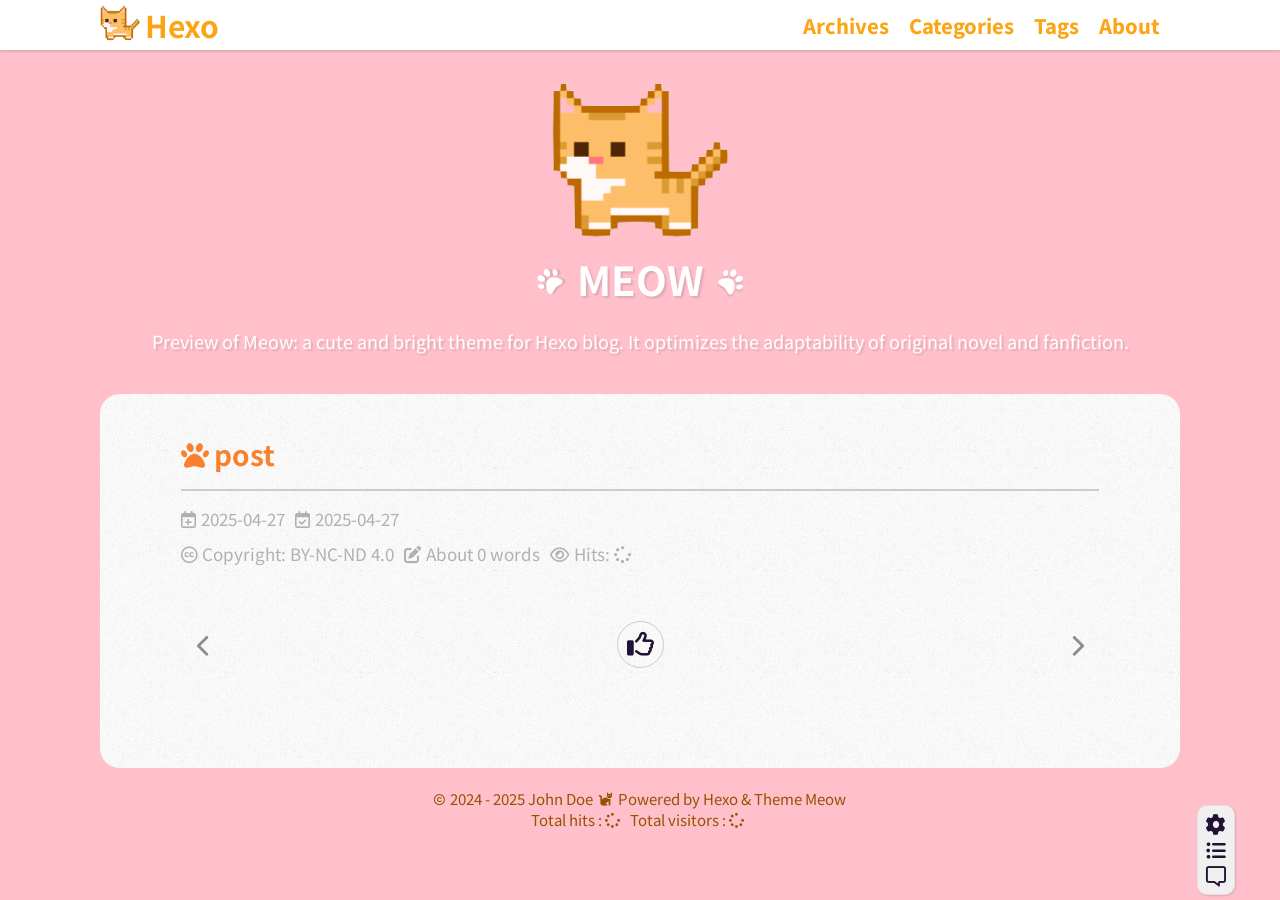
<file: 2025/04/27/post/index.html>
<!DOCTYPE html><html lang="en"><head><meta charset="utf-8"/><meta name="viewport" content="width=device-width, initial-scale=1.0"/><meta name="author" content="John Doe"/><meta name="keyword"/><meta property="og:type" content="article">
<meta property="og:title" content="post">
<meta property="og:url" content="https://jenny0729hahaha.github.io/2025/04/27/post/index.html">
<meta property="og:site_name" content="Hexo">
<meta property="og:locale" content="en_US">
<meta property="article:published_time" content="2025-04-27T11:15:38.000Z">
<meta property="article:modified_time" content="2025-04-27T11:15:38.870Z">
<meta property="article:author" content="John Doe">
<meta name="twitter:card" content="summary"><title>post - MEOW - A Cute and Bright Hexo Theme</title><link rel="shortcut icon" href="/img/site-icon.png">
<link rel="stylesheet" href="/css/style.css" id="dm-light">


<link rel="stylesheet" href="https://cdn.bootcdn.net/ajax/libs/font-awesome/6.4.2/css/all.min.css">

<script src="//busuanzi.ibruce.info/busuanzi/2.3/busuanzi.pure.mini.js" async></script>
<meta name="generator" content="Hexo 7.3.0"></head><body><header><div class="top-nav" ondblclick="scrollToTop()"><div class="nav-info"><div class="nav-icon"><img id="nav-icon" src="/img/site-icon.png"/></div><div class="nav-title"><a id="nav-title" href="/" title="Home">Hexo</a></div></div><div class="nav-ribbon"><div class="top-menu-expanded"><a class="top-menu-item" href="/archives"><span>Archives</span></a><a class="top-menu-item" href="/categories"><span>Categories</span></a><a class="top-menu-item" href="/tags"><span>Tags</span></a><a class="top-menu-item" href="/about"><span>About</span></a></div><div id="top-menu-btn" onclick="openTopMenu()" title="Open Menu"><i class="fa-solid fa-bars fa-lg"></i></div></div></div></header><div id="top-menu-hidden"><div class="menu-hidden-content"><div class="menu-hidden-nav"><a class="menu-hidden-item" href="/archives"><i class="fa-solid fa-box-archive fa-sm"></i><span>Archives</span></a><a class="menu-hidden-item" href="/categories"><i class="fa-regular fa-folder-open fa-sm"></i><span>Categories</span></a><a class="menu-hidden-item" href="/tags"><i class="fa-solid fa-tags fa-sm"></i><span>Tags</span></a><a class="menu-hidden-item" href="/about"><i class="fa-solid fa-paw fa-sm"></i><span>About</span></a></div></div><div class="menu-hidden-blank" onclick="closeTopMenu()"></div></div>
<div class="blog-info"><div class="blog-pic"><img id="blog-pic" src="/img/site-icon.png"/></div><div class="blog-title"><i class="fa-solid fa-paw fa-2xs fa-rotate-by"></i><span>MEOW</span><i class="fa-solid fa-paw fa-2xs fa-rotate-by"></i></div><div class="blog-desc">Preview of Meow: a cute and bright theme for Hexo blog. It optimizes the adaptability of original novel and fanfiction.</div></div><div class="main"><div class="main-content"><article class="post"><div class="post-title"><h1><i class="fa-solid fa-paw"></i>post</h1></div><div class="post-info"><div class="post-info-first-line"><div class="post-date"><i class="icon fa-regular fa-calendar-plus" title="Published date"></i><time class="publish-time">2025-04-27</time><i class="icon fa-regular fa-calendar-check" title="Updated date"></i><time class="update-time">2025-04-27</time></div>

</div><div class="post-info-second-line"><div class="post-copyright"><i class="icon fa-brands fa-creative-commons" title="Copyright"></i><span>Copyright: </span><a target="_blank" rel="noopener" href="https://creativecommons.org/licenses/by-nc-nd/4.0/deed.zh-hans" title="CC BY-NC-ND 4.0">BY-NC-ND 4.0</a></div>
<div class="post-word-count"><i class="icon fa-solid fa-pen-to-square"></i><span>About 0 words</span></div><div class="pageview-post"><i class="icon fa-regular fa-eye"></i><span id="busuanzi_container_page_pv">Hits: <span id="busuanzi_value_page_pv"><i class="fa-solid fa-spinner"></i></span></span></div></div></div><div class="post-content"></div><div class="post-end"><div class="post-prev"><a href="/2025/05/18/post-1/" title="Previous Article"><i class="fa-solid fa-chevron-left fa-lg"></i></a></div><div class="post-reward" onclick="openPostReward()" title="Rewards"><i class="fa-regular fa-thumbs-up fa-xl fa-beat-fade"></i></div><div id="reward-panel" onclick="closePostReward()"><div class="reward-container"><p>If you like this article, welcome to pay me a coffee, thanks&#128151;</p>
<div class="reward-nav"><div class="reward-item"><img class="reward-img" src="/img/reward/wechat.jpg" title="Wechat" alt="Wechat"/><span>Wechat</span></div><div class="reward-item"><img class="reward-img" src="/img/reward/alipay.jpg" title="Alipay" alt="Alipay"/><span>Alipay</span></div></div></div></div><div class="post-next"><a href="/2025/04/27/post%E2%80%9C%E7%AC%AC%E5%9B%9B%E7%AF%87%E6%96%87%E7%AB%A0%E2%80%9D/" title="Next Article"><i class="fa-solid fa-chevron-right fa-lg"></i></a></div></div></article><div class="comment" id="comment"><script src="https://giscus.app/client.js" async="async"></script></div><div id="post-toc"><aside class="toc-aside"><div class="toc-title"><span><i class="fa-solid fa-paw"></i>TOC</span></div><div class="toc-container" id="toc-body"></div></aside><div class="toc-blank" onclick="tocToggle()"></div></div></div></div><div id="tool-bar"><div id="tool-bar-main"><div id="tool-toggle" onclick="toolToggle()" title="Settings"><i class="fa-solid fa-gear"></i></div><div id="toc-toggle" onclick="tocToggle()" title="TOC"><i class="fa-solid fa-list-ul"></i></div><div id="go-to-comment" onclick="gotoComment()" title="Comment"><i class="fa-regular fa-message fa-flip-horizontal"></i></div><div id="back-to-top" onclick="scrollToTop()" title="Back To Top"><i class="fa-solid fa-chevron-up"></i></div></div><div id="tool-bar-more" style="display: none;"><div id="font-size-increase" onclick="fontSizeIncrease()" title="Increase Font Size"><i class="fa-solid fa-plus"></i></div><div id="font-size-decrease" onclick="fontSizeDecrease()" title="Decrease Font Size"><i class="fa-solid fa-minus"></i></div></div></div><footer><div class="footer-content"><div class="copyright-info"><i class="fa-regular fa-copyright fa-xs"></i><span>2024 - 2025 </span><a href="/about">John Doe</a><i class="fa-solid fa-cat fa-sm"></i><span>Powered by </span><a href="https://hexo.io/" target="_blank">Hexo</a><span> &amp; </span><a href="https://github.com/chanwj/hexo-theme-meow" target="_blank" title="v2.1.3">Theme Meow</a></div><div class="pageview-site"><span id="busuanzi_container_site_pv">Total hits : <span id="busuanzi_value_site_pv"><i class="fa-solid fa-spinner"></i></span></span><span id="busuanzi_container_site_uv">Total visitors : <span id="busuanzi_value_site_uv"><i class="fa-solid fa-spinner"></i></span></span></div></div></footer>
<script>const GLOBAL_CONFIG = {
  comment: { theme: ''}
}
</script><script>if (localStorage.getItem('font-size')) {
  document.querySelector('.post-content').style.fontSize = localStorage.getItem('font-size') + 'px';
}
</script>
<script src="/js/theme/tool-bar.js"></script>


<script src="/js/theme/menu.js"></script>


<script src="/js/third-party/clipboard.min.js"></script>


<script src="/js/theme/copy.js"></script>
<script>copyCode();
</script>
<script src="/js/theme/reward.js"></script>
</body></html>
</file>
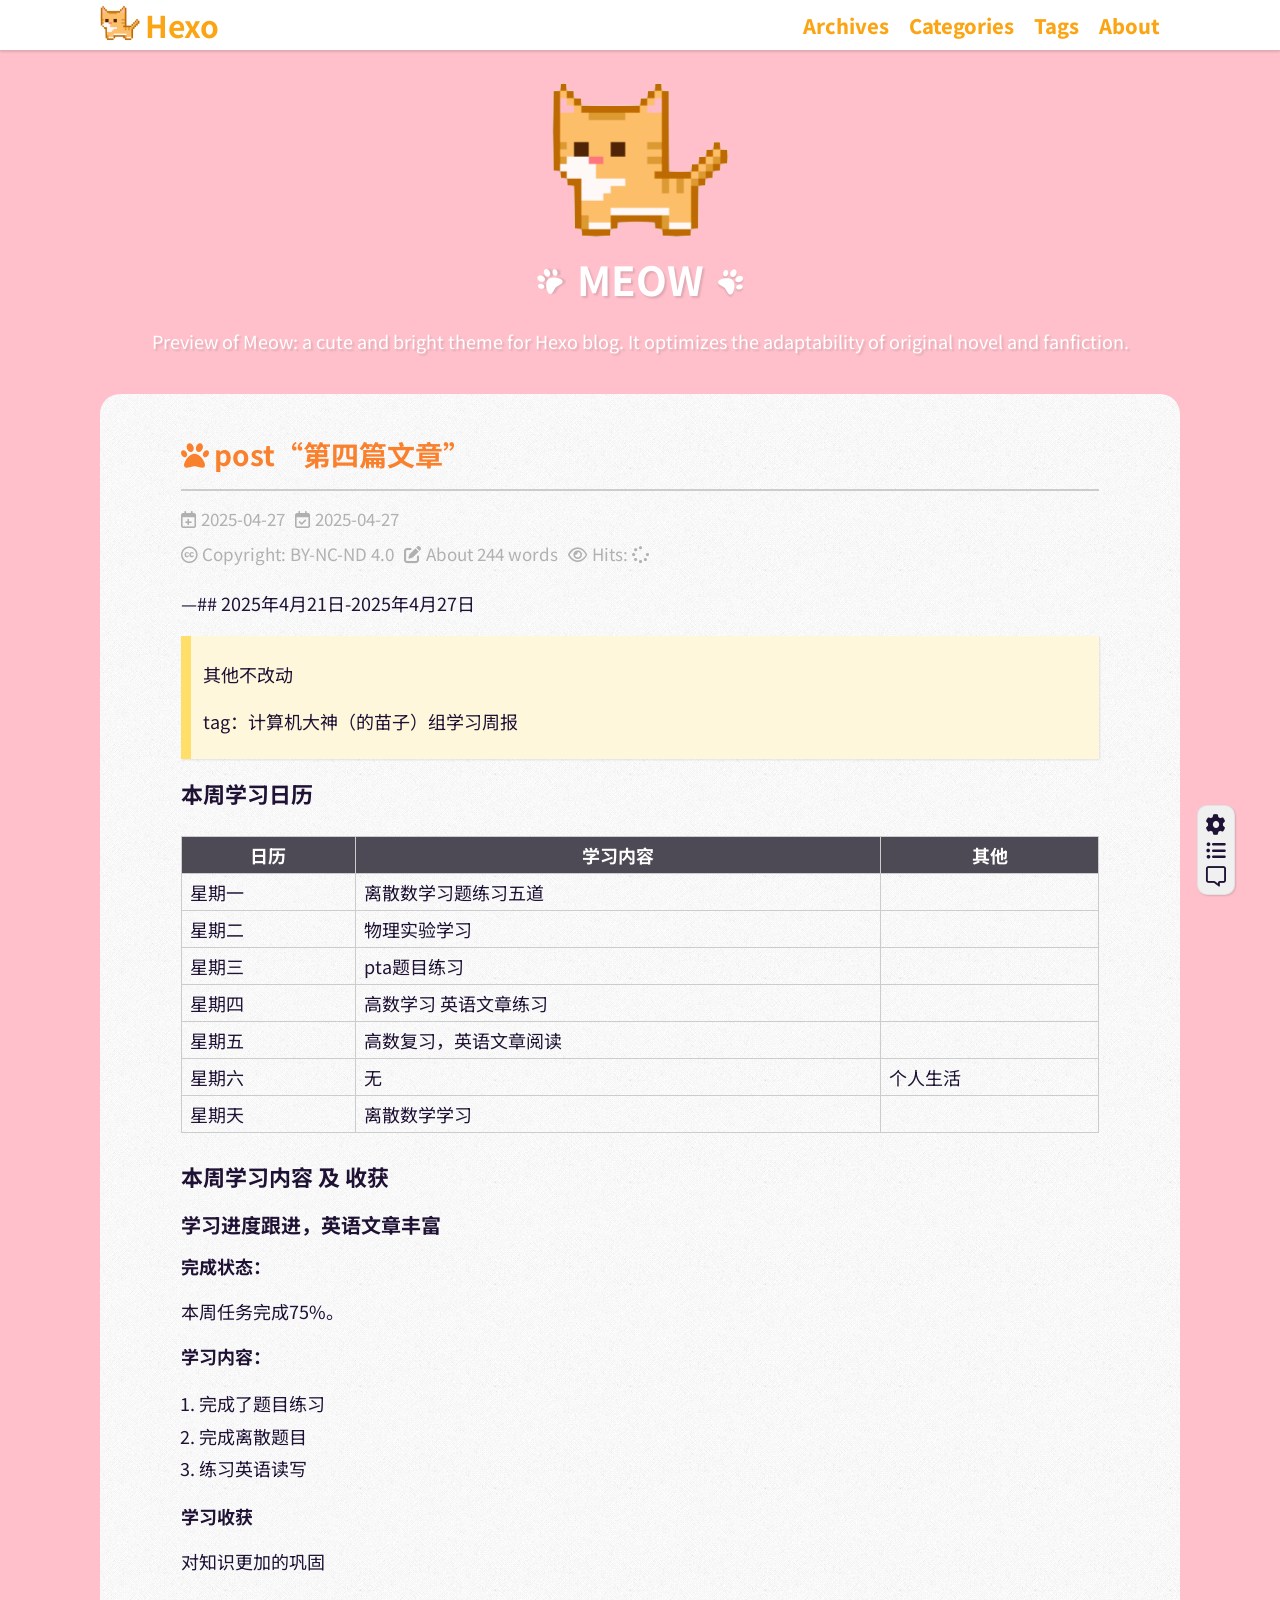
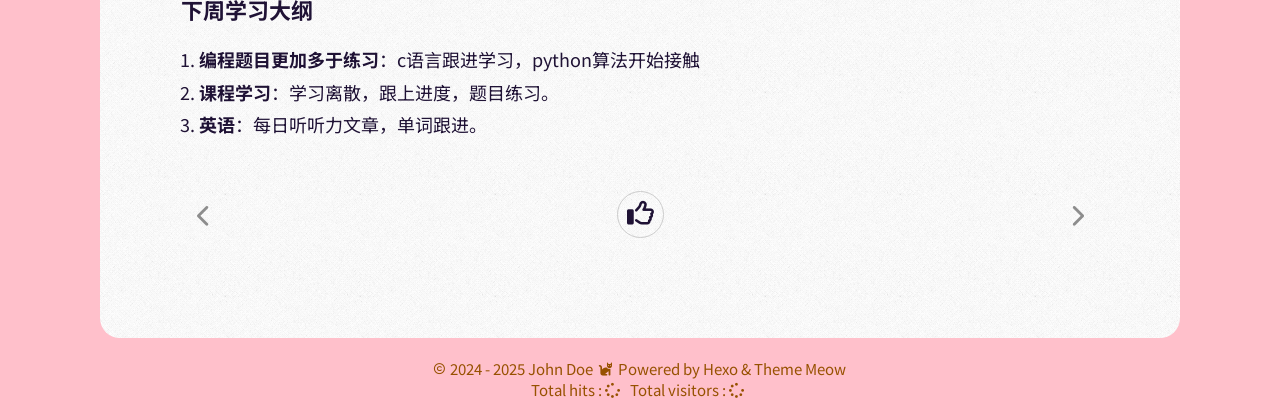
<file: 2025/04/27/post“第四篇文章”/index.html>
<!DOCTYPE html><html lang="en"><head><meta charset="utf-8"/><meta name="viewport" content="width=device-width, initial-scale=1.0"/><meta name="author" content="John Doe"/><meta name="keyword"/><meta name="description" content="—## 2025年4月21日-2025年4月27日  其他不改动 tag：计算机大神（的苗子）组学习周报  本周学习日历   日历 学习内容 其他    星期一 离散数学习题练习五道    星期二 物理实验学习    星期三 pta题目练习    星期四 高数学习 英语文章练习    星期五 高数复习，英语文章阅读    星期六 无 个人生活   星期天 离散数学学习    本周学习内容 及 收获">
<meta property="og:type" content="article">
<meta property="og:title" content="post“第四篇文章”">
<meta property="og:url" content="https://jenny0729hahaha.github.io/2025/04/27/post%E2%80%9C%E7%AC%AC%E5%9B%9B%E7%AF%87%E6%96%87%E7%AB%A0%E2%80%9D/index.html">
<meta property="og:site_name" content="Hexo">
<meta property="og:description" content="—## 2025年4月21日-2025年4月27日  其他不改动 tag：计算机大神（的苗子）组学习周报  本周学习日历   日历 学习内容 其他    星期一 离散数学习题练习五道    星期二 物理实验学习    星期三 pta题目练习    星期四 高数学习 英语文章练习    星期五 高数复习，英语文章阅读    星期六 无 个人生活   星期天 离散数学学习    本周学习内容 及 收获">
<meta property="og:locale" content="en_US">
<meta property="article:published_time" content="2025-04-27T11:14:31.000Z">
<meta property="article:modified_time" content="2025-04-27T11:22:16.050Z">
<meta property="article:author" content="John Doe">
<meta name="twitter:card" content="summary"><title>post“第四篇文章” - MEOW - A Cute and Bright Hexo Theme</title><link rel="shortcut icon" href="/img/site-icon.png">
<link rel="stylesheet" href="/css/style.css" id="dm-light">


<link rel="stylesheet" href="https://cdn.bootcdn.net/ajax/libs/font-awesome/6.4.2/css/all.min.css">

<script src="//busuanzi.ibruce.info/busuanzi/2.3/busuanzi.pure.mini.js" async></script>
<meta name="generator" content="Hexo 7.3.0"></head><body><header><div class="top-nav" ondblclick="scrollToTop()"><div class="nav-info"><div class="nav-icon"><img id="nav-icon" src="/img/site-icon.png"/></div><div class="nav-title"><a id="nav-title" href="/" title="Home">Hexo</a></div></div><div class="nav-ribbon"><div class="top-menu-expanded"><a class="top-menu-item" href="/archives"><span>Archives</span></a><a class="top-menu-item" href="/categories"><span>Categories</span></a><a class="top-menu-item" href="/tags"><span>Tags</span></a><a class="top-menu-item" href="/about"><span>About</span></a></div><div id="top-menu-btn" onclick="openTopMenu()" title="Open Menu"><i class="fa-solid fa-bars fa-lg"></i></div></div></div></header><div id="top-menu-hidden"><div class="menu-hidden-content"><div class="menu-hidden-nav"><a class="menu-hidden-item" href="/archives"><i class="fa-solid fa-box-archive fa-sm"></i><span>Archives</span></a><a class="menu-hidden-item" href="/categories"><i class="fa-regular fa-folder-open fa-sm"></i><span>Categories</span></a><a class="menu-hidden-item" href="/tags"><i class="fa-solid fa-tags fa-sm"></i><span>Tags</span></a><a class="menu-hidden-item" href="/about"><i class="fa-solid fa-paw fa-sm"></i><span>About</span></a></div></div><div class="menu-hidden-blank" onclick="closeTopMenu()"></div></div>
<div class="blog-info"><div class="blog-pic"><img id="blog-pic" src="/img/site-icon.png"/></div><div class="blog-title"><i class="fa-solid fa-paw fa-2xs fa-rotate-by"></i><span>MEOW</span><i class="fa-solid fa-paw fa-2xs fa-rotate-by"></i></div><div class="blog-desc">Preview of Meow: a cute and bright theme for Hexo blog. It optimizes the adaptability of original novel and fanfiction.</div></div><div class="main"><div class="main-content"><article class="post"><div class="post-title"><h1><i class="fa-solid fa-paw"></i>post“第四篇文章”</h1></div><div class="post-info"><div class="post-info-first-line"><div class="post-date"><i class="icon fa-regular fa-calendar-plus" title="Published date"></i><time class="publish-time">2025-04-27</time><i class="icon fa-regular fa-calendar-check" title="Updated date"></i><time class="update-time">2025-04-27</time></div>

</div><div class="post-info-second-line"><div class="post-copyright"><i class="icon fa-brands fa-creative-commons" title="Copyright"></i><span>Copyright: </span><a target="_blank" rel="noopener" href="https://creativecommons.org/licenses/by-nc-nd/4.0/deed.zh-hans" title="CC BY-NC-ND 4.0">BY-NC-ND 4.0</a></div>
<div class="post-word-count"><i class="icon fa-solid fa-pen-to-square"></i><span>About 244 words</span></div><div class="pageview-post"><i class="icon fa-regular fa-eye"></i><span id="busuanzi_container_page_pv">Hits: <span id="busuanzi_value_page_pv"><i class="fa-solid fa-spinner"></i></span></span></div></div></div><div class="post-content"><p>—## 2025年4月21日-2025年4月27日</p>
<blockquote>
<p>其他不改动</p>
<p>tag：计算机大神（的苗子）组学习周报</p>
</blockquote>
<h3 id="本周学习日历"><a href="#本周学习日历" class="headerlink" title="本周学习日历"></a>本周学习日历</h3><table>
<thead>
<tr>
<th>日历</th>
<th>学习内容</th>
<th>其他</th>
</tr>
</thead>
<tbody><tr>
<td>星期一</td>
<td>离散数学习题练习五道</td>
<td></td>
</tr>
<tr>
<td>星期二</td>
<td>物理实验学习</td>
<td></td>
</tr>
<tr>
<td>星期三</td>
<td>pta题目练习</td>
<td></td>
</tr>
<tr>
<td>星期四</td>
<td>高数学习 英语文章练习</td>
<td></td>
</tr>
<tr>
<td>星期五</td>
<td>高数复习，英语文章阅读</td>
<td></td>
</tr>
<tr>
<td>星期六</td>
<td>无</td>
<td>个人生活</td>
</tr>
<tr>
<td>星期天</td>
<td>离散数学学习</td>
<td></td>
</tr>
</tbody></table>
<h3 id="本周学习内容-及-收获"><a href="#本周学习内容-及-收获" class="headerlink" title="本周学习内容 及 收获"></a>本周学习内容 及 收获</h3><h4 id="学习进度跟进，英语文章丰富"><a href="#学习进度跟进，英语文章丰富" class="headerlink" title="学习进度跟进，英语文章丰富"></a>学习进度跟进，英语文章丰富</h4><h5 id="完成状态："><a href="#完成状态：" class="headerlink" title="完成状态："></a>完成状态：</h5><p>本周任务完成75%。</p>
<h5 id="学习内容："><a href="#学习内容：" class="headerlink" title="学习内容："></a>学习内容：</h5><ol>
<li>完成了题目练习</li>
<li>完成离散题目</li>
<li>练习英语读写</li>
</ol>
<h5 id="学习收获"><a href="#学习收获" class="headerlink" title="学习收获"></a>学习收获</h5><p>对知识更加的巩固</p>
<h3 id="下周学习大纲"><a href="#下周学习大纲" class="headerlink" title="下周学习大纲"></a>下周学习大纲</h3><ol>
<li><strong>编程题目更加多于练习</strong>：c语言跟进学习，python算法开始接触</li>
<li><strong>课程学习</strong>：学习离散，跟上进度，题目练习。</li>
<li><strong>英语</strong>：每日听听力文章，单词跟进。</li>
</ol>
</div><div class="post-end"><div class="post-prev"><a href="/2025/04/27/post/" title="Previous Article"><i class="fa-solid fa-chevron-left fa-lg"></i></a></div><div class="post-reward" onclick="openPostReward()" title="Rewards"><i class="fa-regular fa-thumbs-up fa-xl fa-beat-fade"></i></div><div id="reward-panel" onclick="closePostReward()"><div class="reward-container"><p>If you like this article, welcome to pay me a coffee, thanks&#128151;</p>
<div class="reward-nav"><div class="reward-item"><img class="reward-img" src="/img/reward/wechat.jpg" title="Wechat" alt="Wechat"/><span>Wechat</span></div><div class="reward-item"><img class="reward-img" src="/img/reward/alipay.jpg" title="Alipay" alt="Alipay"/><span>Alipay</span></div></div></div></div><div class="post-next"><a href="/2025/03/23/post%E7%AC%AC%E4%B8%89%E7%AF%87%E6%96%87%E7%AB%A0/" title="Next Article"><i class="fa-solid fa-chevron-right fa-lg"></i></a></div></div></article><div class="comment" id="comment"><script src="https://giscus.app/client.js" async="async"></script></div><div id="post-toc"><aside class="toc-aside"><div class="toc-title"><span><i class="fa-solid fa-paw"></i>TOC</span></div><div class="toc-container" id="toc-body"><ol class="toc-content"><li class="toc-content-item toc-content-level-3"><a class="toc-content-link" href="#%E6%9C%AC%E5%91%A8%E5%AD%A6%E4%B9%A0%E6%97%A5%E5%8E%86"><span class="toc-content-number">1.</span> <span class="toc-content-text">本周学习日历</span></a></li><li class="toc-content-item toc-content-level-3"><a class="toc-content-link" href="#%E6%9C%AC%E5%91%A8%E5%AD%A6%E4%B9%A0%E5%86%85%E5%AE%B9-%E5%8F%8A-%E6%94%B6%E8%8E%B7"><span class="toc-content-number">2.</span> <span class="toc-content-text">本周学习内容 及 收获</span></a><ol class="toc-content-child"><li class="toc-content-item toc-content-level-4"><a class="toc-content-link" href="#%E5%AD%A6%E4%B9%A0%E8%BF%9B%E5%BA%A6%E8%B7%9F%E8%BF%9B%EF%BC%8C%E8%8B%B1%E8%AF%AD%E6%96%87%E7%AB%A0%E4%B8%B0%E5%AF%8C"><span class="toc-content-number">2.1.</span> <span class="toc-content-text">学习进度跟进，英语文章丰富</span></a><ol class="toc-content-child"><li class="toc-content-item toc-content-level-5"><a class="toc-content-link" href="#%E5%AE%8C%E6%88%90%E7%8A%B6%E6%80%81%EF%BC%9A"><span class="toc-content-number">2.1.1.</span> <span class="toc-content-text">完成状态：</span></a></li><li class="toc-content-item toc-content-level-5"><a class="toc-content-link" href="#%E5%AD%A6%E4%B9%A0%E5%86%85%E5%AE%B9%EF%BC%9A"><span class="toc-content-number">2.1.2.</span> <span class="toc-content-text">学习内容：</span></a></li><li class="toc-content-item toc-content-level-5"><a class="toc-content-link" href="#%E5%AD%A6%E4%B9%A0%E6%94%B6%E8%8E%B7"><span class="toc-content-number">2.1.3.</span> <span class="toc-content-text">学习收获</span></a></li></ol></li></ol></li><li class="toc-content-item toc-content-level-3"><a class="toc-content-link" href="#%E4%B8%8B%E5%91%A8%E5%AD%A6%E4%B9%A0%E5%A4%A7%E7%BA%B2"><span class="toc-content-number">3.</span> <span class="toc-content-text">下周学习大纲</span></a></li></ol></div></aside><div class="toc-blank" onclick="tocToggle()"></div></div></div></div><div id="tool-bar"><div id="tool-bar-main"><div id="tool-toggle" onclick="toolToggle()" title="Settings"><i class="fa-solid fa-gear"></i></div><div id="toc-toggle" onclick="tocToggle()" title="TOC"><i class="fa-solid fa-list-ul"></i></div><div id="go-to-comment" onclick="gotoComment()" title="Comment"><i class="fa-regular fa-message fa-flip-horizontal"></i></div><div id="back-to-top" onclick="scrollToTop()" title="Back To Top"><i class="fa-solid fa-chevron-up"></i></div></div><div id="tool-bar-more" style="display: none;"><div id="font-size-increase" onclick="fontSizeIncrease()" title="Increase Font Size"><i class="fa-solid fa-plus"></i></div><div id="font-size-decrease" onclick="fontSizeDecrease()" title="Decrease Font Size"><i class="fa-solid fa-minus"></i></div></div></div><footer><div class="footer-content"><div class="copyright-info"><i class="fa-regular fa-copyright fa-xs"></i><span>2024 - 2025 </span><a href="/about">John Doe</a><i class="fa-solid fa-cat fa-sm"></i><span>Powered by </span><a href="https://hexo.io/" target="_blank">Hexo</a><span> &amp; </span><a href="https://github.com/chanwj/hexo-theme-meow" target="_blank" title="v2.1.3">Theme Meow</a></div><div class="pageview-site"><span id="busuanzi_container_site_pv">Total hits : <span id="busuanzi_value_site_pv"><i class="fa-solid fa-spinner"></i></span></span><span id="busuanzi_container_site_uv">Total visitors : <span id="busuanzi_value_site_uv"><i class="fa-solid fa-spinner"></i></span></span></div></div></footer>
<script>const GLOBAL_CONFIG = {
  comment: { theme: ''}
}
</script><script>if (localStorage.getItem('font-size')) {
  document.querySelector('.post-content').style.fontSize = localStorage.getItem('font-size') + 'px';
}
</script>
<script src="/js/theme/tool-bar.js"></script>


<script src="/js/theme/menu.js"></script>


<script src="/js/third-party/clipboard.min.js"></script>


<script src="/js/theme/copy.js"></script>
<script>copyCode();
</script>
<script src="/js/theme/reward.js"></script>
</body></html>
</file>
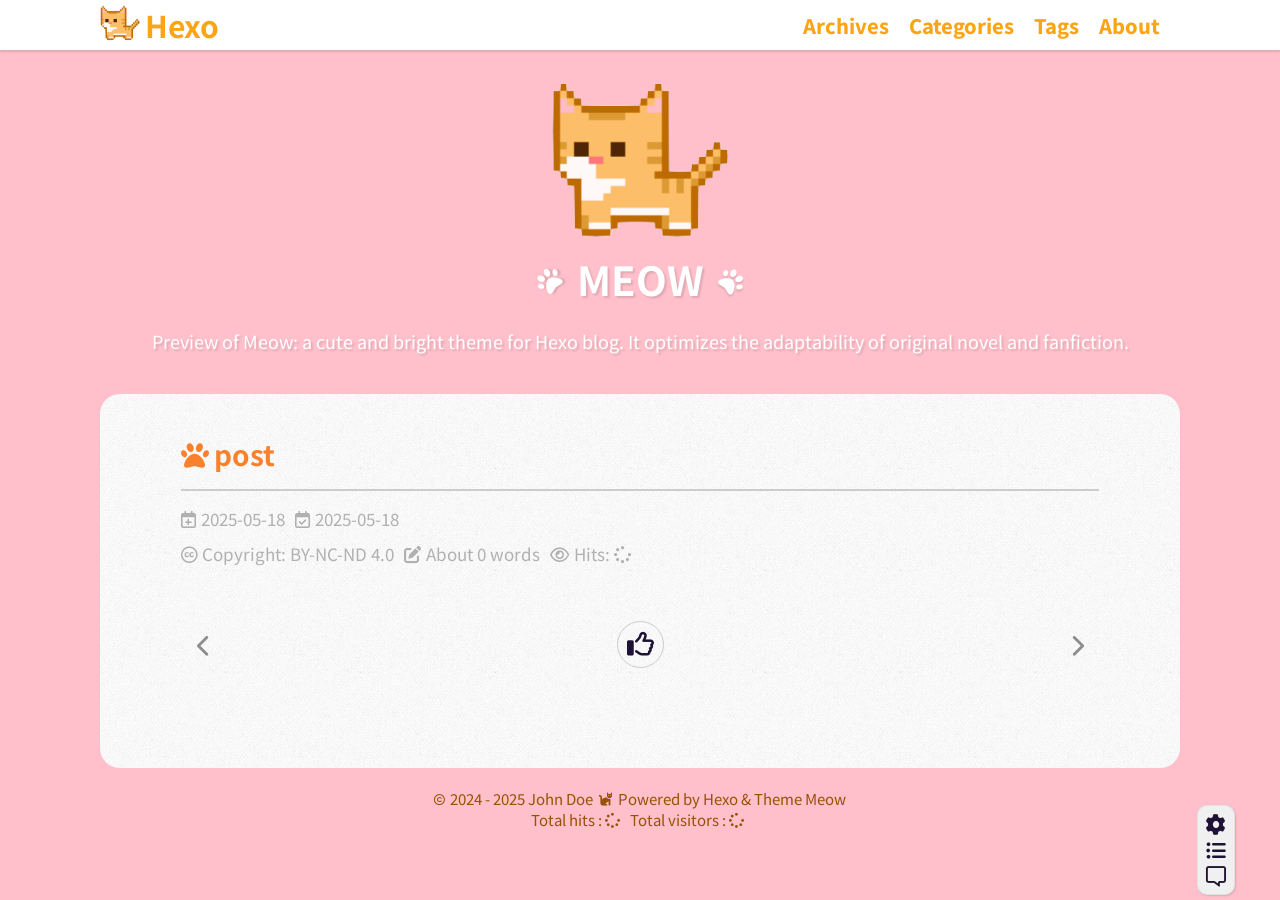
<file: 2025/05/18/post-1/index.html>
<!DOCTYPE html><html lang="en"><head><meta charset="utf-8"/><meta name="viewport" content="width=device-width, initial-scale=1.0"/><meta name="author" content="John Doe"/><meta name="keyword"/><meta property="og:type" content="article">
<meta property="og:title" content="post">
<meta property="og:url" content="https://jenny0729hahaha.github.io/2025/05/18/post-1/index.html">
<meta property="og:site_name" content="Hexo">
<meta property="og:locale" content="en_US">
<meta property="article:published_time" content="2025-05-18T13:18:55.000Z">
<meta property="article:modified_time" content="2025-05-18T13:18:55.163Z">
<meta property="article:author" content="John Doe">
<meta name="twitter:card" content="summary"><title>post - MEOW - A Cute and Bright Hexo Theme</title><link rel="shortcut icon" href="/img/site-icon.png">
<link rel="stylesheet" href="/css/style.css" id="dm-light">


<link rel="stylesheet" href="https://cdn.bootcdn.net/ajax/libs/font-awesome/6.4.2/css/all.min.css">

<script src="//busuanzi.ibruce.info/busuanzi/2.3/busuanzi.pure.mini.js" async></script>
<meta name="generator" content="Hexo 7.3.0"></head><body><header><div class="top-nav" ondblclick="scrollToTop()"><div class="nav-info"><div class="nav-icon"><img id="nav-icon" src="/img/site-icon.png"/></div><div class="nav-title"><a id="nav-title" href="/" title="Home">Hexo</a></div></div><div class="nav-ribbon"><div class="top-menu-expanded"><a class="top-menu-item" href="/archives"><span>Archives</span></a><a class="top-menu-item" href="/categories"><span>Categories</span></a><a class="top-menu-item" href="/tags"><span>Tags</span></a><a class="top-menu-item" href="/about"><span>About</span></a></div><div id="top-menu-btn" onclick="openTopMenu()" title="Open Menu"><i class="fa-solid fa-bars fa-lg"></i></div></div></div></header><div id="top-menu-hidden"><div class="menu-hidden-content"><div class="menu-hidden-nav"><a class="menu-hidden-item" href="/archives"><i class="fa-solid fa-box-archive fa-sm"></i><span>Archives</span></a><a class="menu-hidden-item" href="/categories"><i class="fa-regular fa-folder-open fa-sm"></i><span>Categories</span></a><a class="menu-hidden-item" href="/tags"><i class="fa-solid fa-tags fa-sm"></i><span>Tags</span></a><a class="menu-hidden-item" href="/about"><i class="fa-solid fa-paw fa-sm"></i><span>About</span></a></div></div><div class="menu-hidden-blank" onclick="closeTopMenu()"></div></div>
<div class="blog-info"><div class="blog-pic"><img id="blog-pic" src="/img/site-icon.png"/></div><div class="blog-title"><i class="fa-solid fa-paw fa-2xs fa-rotate-by"></i><span>MEOW</span><i class="fa-solid fa-paw fa-2xs fa-rotate-by"></i></div><div class="blog-desc">Preview of Meow: a cute and bright theme for Hexo blog. It optimizes the adaptability of original novel and fanfiction.</div></div><div class="main"><div class="main-content"><article class="post"><div class="post-title"><h1><i class="fa-solid fa-paw"></i>post</h1></div><div class="post-info"><div class="post-info-first-line"><div class="post-date"><i class="icon fa-regular fa-calendar-plus" title="Published date"></i><time class="publish-time">2025-05-18</time><i class="icon fa-regular fa-calendar-check" title="Updated date"></i><time class="update-time">2025-05-18</time></div>

</div><div class="post-info-second-line"><div class="post-copyright"><i class="icon fa-brands fa-creative-commons" title="Copyright"></i><span>Copyright: </span><a target="_blank" rel="noopener" href="https://creativecommons.org/licenses/by-nc-nd/4.0/deed.zh-hans" title="CC BY-NC-ND 4.0">BY-NC-ND 4.0</a></div>
<div class="post-word-count"><i class="icon fa-solid fa-pen-to-square"></i><span>About 0 words</span></div><div class="pageview-post"><i class="icon fa-regular fa-eye"></i><span id="busuanzi_container_page_pv">Hits: <span id="busuanzi_value_page_pv"><i class="fa-solid fa-spinner"></i></span></span></div></div></div><div class="post-content"></div><div class="post-end"><div class="post-prev"><a href="/2025/05/18/post%E7%AC%AC%E4%BA%94%E7%AF%87%E6%96%87%E7%AB%A0/" title="Previous Article"><i class="fa-solid fa-chevron-left fa-lg"></i></a></div><div class="post-reward" onclick="openPostReward()" title="Rewards"><i class="fa-regular fa-thumbs-up fa-xl fa-beat-fade"></i></div><div id="reward-panel" onclick="closePostReward()"><div class="reward-container"><p>If you like this article, welcome to pay me a coffee, thanks&#128151;</p>
<div class="reward-nav"><div class="reward-item"><img class="reward-img" src="/img/reward/wechat.jpg" title="Wechat" alt="Wechat"/><span>Wechat</span></div><div class="reward-item"><img class="reward-img" src="/img/reward/alipay.jpg" title="Alipay" alt="Alipay"/><span>Alipay</span></div></div></div></div><div class="post-next"><a href="/2025/04/27/post/" title="Next Article"><i class="fa-solid fa-chevron-right fa-lg"></i></a></div></div></article><div class="comment" id="comment"><script src="https://giscus.app/client.js" async="async"></script></div><div id="post-toc"><aside class="toc-aside"><div class="toc-title"><span><i class="fa-solid fa-paw"></i>TOC</span></div><div class="toc-container" id="toc-body"></div></aside><div class="toc-blank" onclick="tocToggle()"></div></div></div></div><div id="tool-bar"><div id="tool-bar-main"><div id="tool-toggle" onclick="toolToggle()" title="Settings"><i class="fa-solid fa-gear"></i></div><div id="toc-toggle" onclick="tocToggle()" title="TOC"><i class="fa-solid fa-list-ul"></i></div><div id="go-to-comment" onclick="gotoComment()" title="Comment"><i class="fa-regular fa-message fa-flip-horizontal"></i></div><div id="back-to-top" onclick="scrollToTop()" title="Back To Top"><i class="fa-solid fa-chevron-up"></i></div></div><div id="tool-bar-more" style="display: none;"><div id="font-size-increase" onclick="fontSizeIncrease()" title="Increase Font Size"><i class="fa-solid fa-plus"></i></div><div id="font-size-decrease" onclick="fontSizeDecrease()" title="Decrease Font Size"><i class="fa-solid fa-minus"></i></div></div></div><footer><div class="footer-content"><div class="copyright-info"><i class="fa-regular fa-copyright fa-xs"></i><span>2024 - 2025 </span><a href="/about">John Doe</a><i class="fa-solid fa-cat fa-sm"></i><span>Powered by </span><a href="https://hexo.io/" target="_blank">Hexo</a><span> &amp; </span><a href="https://github.com/chanwj/hexo-theme-meow" target="_blank" title="v2.1.3">Theme Meow</a></div><div class="pageview-site"><span id="busuanzi_container_site_pv">Total hits : <span id="busuanzi_value_site_pv"><i class="fa-solid fa-spinner"></i></span></span><span id="busuanzi_container_site_uv">Total visitors : <span id="busuanzi_value_site_uv"><i class="fa-solid fa-spinner"></i></span></span></div></div></footer>
<script>const GLOBAL_CONFIG = {
  comment: { theme: ''}
}
</script><script>if (localStorage.getItem('font-size')) {
  document.querySelector('.post-content').style.fontSize = localStorage.getItem('font-size') + 'px';
}
</script>
<script src="/js/theme/tool-bar.js"></script>


<script src="/js/theme/menu.js"></script>


<script src="/js/third-party/clipboard.min.js"></script>


<script src="/js/theme/copy.js"></script>
<script>copyCode();
</script>
<script src="/js/theme/reward.js"></script>
</body></html>
</file>
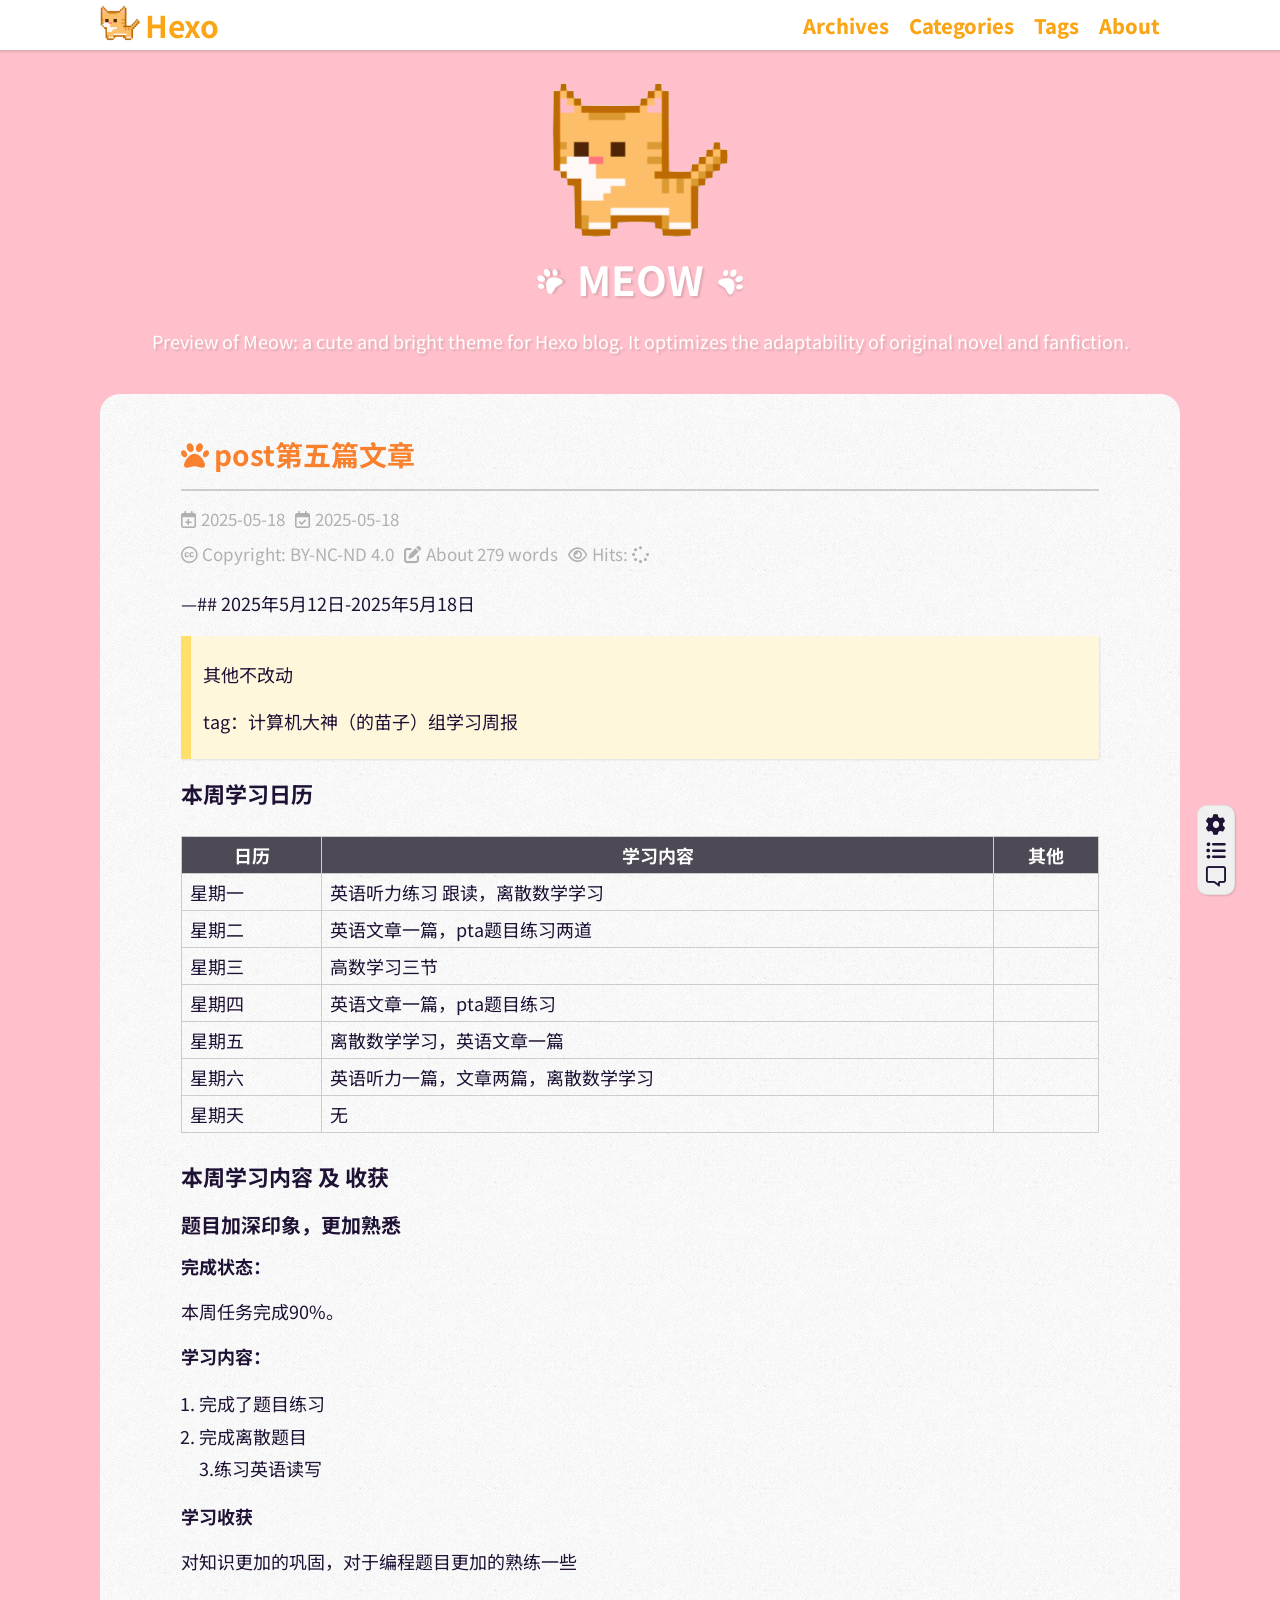
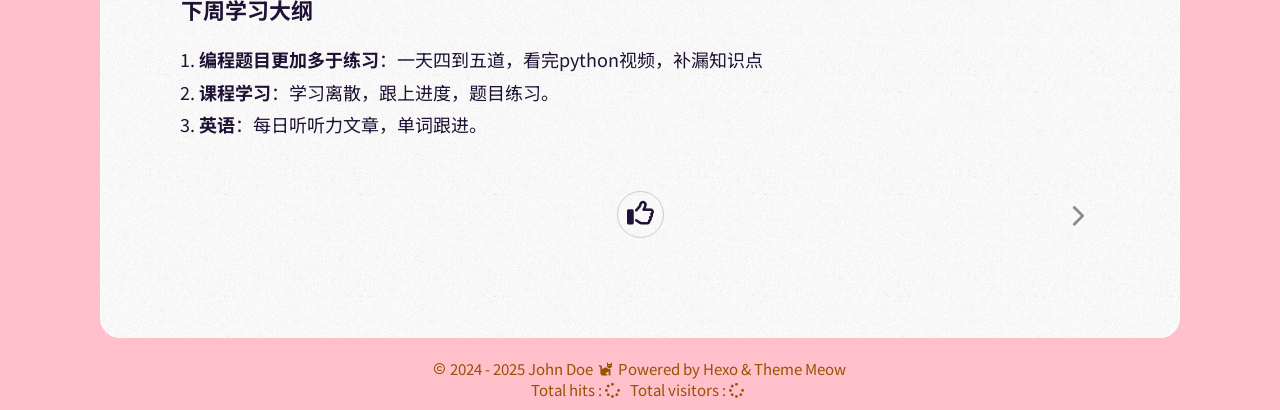
<file: 2025/05/18/post第五篇文章/index.html>
<!DOCTYPE html><html lang="en"><head><meta charset="utf-8"/><meta name="viewport" content="width=device-width, initial-scale=1.0"/><meta name="author" content="John Doe"/><meta name="keyword"/><meta name="description" content="—## 2025年5月12日-2025年5月18日  其他不改动 tag：计算机大神（的苗子）组学习周报  本周学习日历   日历 学习内容 其他    星期一 英语听力练习 跟读，离散数学学习    星期二 英语文章一篇，pta题目练习两道    星期三 高数学习三节    星期四 英语文章一篇，pta题目练习    星期五 离散数学学习，英语文章一篇    星期六 英语听力一篇，文章两篇，离散">
<meta property="og:type" content="article">
<meta property="og:title" content="post第五篇文章">
<meta property="og:url" content="https://jenny0729hahaha.github.io/2025/05/18/post%E7%AC%AC%E4%BA%94%E7%AF%87%E6%96%87%E7%AB%A0/index.html">
<meta property="og:site_name" content="Hexo">
<meta property="og:description" content="—## 2025年5月12日-2025年5月18日  其他不改动 tag：计算机大神（的苗子）组学习周报  本周学习日历   日历 学习内容 其他    星期一 英语听力练习 跟读，离散数学学习    星期二 英语文章一篇，pta题目练习两道    星期三 高数学习三节    星期四 英语文章一篇，pta题目练习    星期五 离散数学学习，英语文章一篇    星期六 英语听力一篇，文章两篇，离散">
<meta property="og:locale" content="en_US">
<meta property="article:published_time" content="2025-05-18T13:21:02.000Z">
<meta property="article:modified_time" content="2025-05-18T13:30:51.338Z">
<meta property="article:author" content="John Doe">
<meta name="twitter:card" content="summary"><title>post第五篇文章 - MEOW - A Cute and Bright Hexo Theme</title><link rel="shortcut icon" href="/img/site-icon.png">
<link rel="stylesheet" href="/css/style.css" id="dm-light">


<link rel="stylesheet" href="https://cdn.bootcdn.net/ajax/libs/font-awesome/6.4.2/css/all.min.css">

<script src="//busuanzi.ibruce.info/busuanzi/2.3/busuanzi.pure.mini.js" async></script>
<meta name="generator" content="Hexo 7.3.0"></head><body><header><div class="top-nav" ondblclick="scrollToTop()"><div class="nav-info"><div class="nav-icon"><img id="nav-icon" src="/img/site-icon.png"/></div><div class="nav-title"><a id="nav-title" href="/" title="Home">Hexo</a></div></div><div class="nav-ribbon"><div class="top-menu-expanded"><a class="top-menu-item" href="/archives"><span>Archives</span></a><a class="top-menu-item" href="/categories"><span>Categories</span></a><a class="top-menu-item" href="/tags"><span>Tags</span></a><a class="top-menu-item" href="/about"><span>About</span></a></div><div id="top-menu-btn" onclick="openTopMenu()" title="Open Menu"><i class="fa-solid fa-bars fa-lg"></i></div></div></div></header><div id="top-menu-hidden"><div class="menu-hidden-content"><div class="menu-hidden-nav"><a class="menu-hidden-item" href="/archives"><i class="fa-solid fa-box-archive fa-sm"></i><span>Archives</span></a><a class="menu-hidden-item" href="/categories"><i class="fa-regular fa-folder-open fa-sm"></i><span>Categories</span></a><a class="menu-hidden-item" href="/tags"><i class="fa-solid fa-tags fa-sm"></i><span>Tags</span></a><a class="menu-hidden-item" href="/about"><i class="fa-solid fa-paw fa-sm"></i><span>About</span></a></div></div><div class="menu-hidden-blank" onclick="closeTopMenu()"></div></div>
<div class="blog-info"><div class="blog-pic"><img id="blog-pic" src="/img/site-icon.png"/></div><div class="blog-title"><i class="fa-solid fa-paw fa-2xs fa-rotate-by"></i><span>MEOW</span><i class="fa-solid fa-paw fa-2xs fa-rotate-by"></i></div><div class="blog-desc">Preview of Meow: a cute and bright theme for Hexo blog. It optimizes the adaptability of original novel and fanfiction.</div></div><div class="main"><div class="main-content"><article class="post"><div class="post-title"><h1><i class="fa-solid fa-paw"></i>post第五篇文章</h1></div><div class="post-info"><div class="post-info-first-line"><div class="post-date"><i class="icon fa-regular fa-calendar-plus" title="Published date"></i><time class="publish-time">2025-05-18</time><i class="icon fa-regular fa-calendar-check" title="Updated date"></i><time class="update-time">2025-05-18</time></div>

</div><div class="post-info-second-line"><div class="post-copyright"><i class="icon fa-brands fa-creative-commons" title="Copyright"></i><span>Copyright: </span><a target="_blank" rel="noopener" href="https://creativecommons.org/licenses/by-nc-nd/4.0/deed.zh-hans" title="CC BY-NC-ND 4.0">BY-NC-ND 4.0</a></div>
<div class="post-word-count"><i class="icon fa-solid fa-pen-to-square"></i><span>About 279 words</span></div><div class="pageview-post"><i class="icon fa-regular fa-eye"></i><span id="busuanzi_container_page_pv">Hits: <span id="busuanzi_value_page_pv"><i class="fa-solid fa-spinner"></i></span></span></div></div></div><div class="post-content"><p>—## 2025年5月12日-2025年5月18日</p>
<blockquote>
<p>其他不改动</p>
<p>tag：计算机大神（的苗子）组学习周报</p>
</blockquote>
<h3 id="本周学习日历"><a href="#本周学习日历" class="headerlink" title="本周学习日历"></a>本周学习日历</h3><table>
<thead>
<tr>
<th>日历</th>
<th>学习内容</th>
<th>其他</th>
</tr>
</thead>
<tbody><tr>
<td>星期一</td>
<td>英语听力练习 跟读，离散数学学习</td>
<td></td>
</tr>
<tr>
<td>星期二</td>
<td>英语文章一篇，pta题目练习两道</td>
<td></td>
</tr>
<tr>
<td>星期三</td>
<td>高数学习三节</td>
<td></td>
</tr>
<tr>
<td>星期四</td>
<td>英语文章一篇，pta题目练习</td>
<td></td>
</tr>
<tr>
<td>星期五</td>
<td>离散数学学习，英语文章一篇</td>
<td></td>
</tr>
<tr>
<td>星期六</td>
<td>英语听力一篇，文章两篇，离散数学学习</td>
<td></td>
</tr>
<tr>
<td>星期天</td>
<td>无</td>
<td></td>
</tr>
</tbody></table>
<h3 id="本周学习内容-及-收获"><a href="#本周学习内容-及-收获" class="headerlink" title="本周学习内容 及 收获"></a>本周学习内容 及 收获</h3><h4 id="题目加深印象，更加熟悉"><a href="#题目加深印象，更加熟悉" class="headerlink" title="题目加深印象，更加熟悉"></a>题目加深印象，更加熟悉</h4><h5 id="完成状态："><a href="#完成状态：" class="headerlink" title="完成状态："></a>完成状态：</h5><p>本周任务完成90%。</p>
<h5 id="学习内容："><a href="#学习内容：" class="headerlink" title="学习内容："></a>学习内容：</h5><ol>
<li>完成了题目练习</li>
<li>完成离散题目<br>3.练习英语读写</li>
</ol>
<h5 id="学习收获"><a href="#学习收获" class="headerlink" title="学习收获"></a>学习收获</h5><p>对知识更加的巩固，对于编程题目更加的熟练一些</p>
<h3 id="下周学习大纲"><a href="#下周学习大纲" class="headerlink" title="下周学习大纲"></a>下周学习大纲</h3><ol>
<li><strong>编程题目更加多于练习</strong>：一天四到五道，看完python视频，补漏知识点</li>
<li><strong>课程学习</strong>：学习离散，跟上进度，题目练习。</li>
<li><strong>英语</strong>：每日听听力文章，单词跟进。</li>
</ol>
</div><div class="post-end"><div class="post-prev"></div><div class="post-reward" onclick="openPostReward()" title="Rewards"><i class="fa-regular fa-thumbs-up fa-xl fa-beat-fade"></i></div><div id="reward-panel" onclick="closePostReward()"><div class="reward-container"><p>If you like this article, welcome to pay me a coffee, thanks&#128151;</p>
<div class="reward-nav"><div class="reward-item"><img class="reward-img" src="/img/reward/wechat.jpg" title="Wechat" alt="Wechat"/><span>Wechat</span></div><div class="reward-item"><img class="reward-img" src="/img/reward/alipay.jpg" title="Alipay" alt="Alipay"/><span>Alipay</span></div></div></div></div><div class="post-next"><a href="/2025/05/18/post-1/" title="Next Article"><i class="fa-solid fa-chevron-right fa-lg"></i></a></div></div></article><div class="comment" id="comment"><script src="https://giscus.app/client.js" async="async"></script></div><div id="post-toc"><aside class="toc-aside"><div class="toc-title"><span><i class="fa-solid fa-paw"></i>TOC</span></div><div class="toc-container" id="toc-body"><ol class="toc-content"><li class="toc-content-item toc-content-level-3"><a class="toc-content-link" href="#%E6%9C%AC%E5%91%A8%E5%AD%A6%E4%B9%A0%E6%97%A5%E5%8E%86"><span class="toc-content-number">1.</span> <span class="toc-content-text">本周学习日历</span></a></li><li class="toc-content-item toc-content-level-3"><a class="toc-content-link" href="#%E6%9C%AC%E5%91%A8%E5%AD%A6%E4%B9%A0%E5%86%85%E5%AE%B9-%E5%8F%8A-%E6%94%B6%E8%8E%B7"><span class="toc-content-number">2.</span> <span class="toc-content-text">本周学习内容 及 收获</span></a><ol class="toc-content-child"><li class="toc-content-item toc-content-level-4"><a class="toc-content-link" href="#%E9%A2%98%E7%9B%AE%E5%8A%A0%E6%B7%B1%E5%8D%B0%E8%B1%A1%EF%BC%8C%E6%9B%B4%E5%8A%A0%E7%86%9F%E6%82%89"><span class="toc-content-number">2.1.</span> <span class="toc-content-text">题目加深印象，更加熟悉</span></a><ol class="toc-content-child"><li class="toc-content-item toc-content-level-5"><a class="toc-content-link" href="#%E5%AE%8C%E6%88%90%E7%8A%B6%E6%80%81%EF%BC%9A"><span class="toc-content-number">2.1.1.</span> <span class="toc-content-text">完成状态：</span></a></li><li class="toc-content-item toc-content-level-5"><a class="toc-content-link" href="#%E5%AD%A6%E4%B9%A0%E5%86%85%E5%AE%B9%EF%BC%9A"><span class="toc-content-number">2.1.2.</span> <span class="toc-content-text">学习内容：</span></a></li><li class="toc-content-item toc-content-level-5"><a class="toc-content-link" href="#%E5%AD%A6%E4%B9%A0%E6%94%B6%E8%8E%B7"><span class="toc-content-number">2.1.3.</span> <span class="toc-content-text">学习收获</span></a></li></ol></li></ol></li><li class="toc-content-item toc-content-level-3"><a class="toc-content-link" href="#%E4%B8%8B%E5%91%A8%E5%AD%A6%E4%B9%A0%E5%A4%A7%E7%BA%B2"><span class="toc-content-number">3.</span> <span class="toc-content-text">下周学习大纲</span></a></li></ol></div></aside><div class="toc-blank" onclick="tocToggle()"></div></div></div></div><div id="tool-bar"><div id="tool-bar-main"><div id="tool-toggle" onclick="toolToggle()" title="Settings"><i class="fa-solid fa-gear"></i></div><div id="toc-toggle" onclick="tocToggle()" title="TOC"><i class="fa-solid fa-list-ul"></i></div><div id="go-to-comment" onclick="gotoComment()" title="Comment"><i class="fa-regular fa-message fa-flip-horizontal"></i></div><div id="back-to-top" onclick="scrollToTop()" title="Back To Top"><i class="fa-solid fa-chevron-up"></i></div></div><div id="tool-bar-more" style="display: none;"><div id="font-size-increase" onclick="fontSizeIncrease()" title="Increase Font Size"><i class="fa-solid fa-plus"></i></div><div id="font-size-decrease" onclick="fontSizeDecrease()" title="Decrease Font Size"><i class="fa-solid fa-minus"></i></div></div></div><footer><div class="footer-content"><div class="copyright-info"><i class="fa-regular fa-copyright fa-xs"></i><span>2024 - 2025 </span><a href="/about">John Doe</a><i class="fa-solid fa-cat fa-sm"></i><span>Powered by </span><a href="https://hexo.io/" target="_blank">Hexo</a><span> &amp; </span><a href="https://github.com/chanwj/hexo-theme-meow" target="_blank" title="v2.1.3">Theme Meow</a></div><div class="pageview-site"><span id="busuanzi_container_site_pv">Total hits : <span id="busuanzi_value_site_pv"><i class="fa-solid fa-spinner"></i></span></span><span id="busuanzi_container_site_uv">Total visitors : <span id="busuanzi_value_site_uv"><i class="fa-solid fa-spinner"></i></span></span></div></div></footer>
<script>const GLOBAL_CONFIG = {
  comment: { theme: ''}
}
</script><script>if (localStorage.getItem('font-size')) {
  document.querySelector('.post-content').style.fontSize = localStorage.getItem('font-size') + 'px';
}
</script>
<script src="/js/theme/tool-bar.js"></script>


<script src="/js/theme/menu.js"></script>


<script src="/js/third-party/clipboard.min.js"></script>


<script src="/js/theme/copy.js"></script>
<script>copyCode();
</script>
<script src="/js/theme/reward.js"></script>
</body></html>
</file>
<file: css/style.css>
@import url("https://fonts.googleapis.com/css2?family=Noto+Sans+SC:wght@300..700&display=swap");
@-moz-keyframes show-toc-slide {
  0% {
    opacity: 0;
    transform: translateX(-10%);
    -webkit-transform: translateX(-10%);
  }
  100% {
    opacity: 1;
    transform: translateX(0);
    -webkit-transform: translateX(0);
  }
}
@-webkit-keyframes show-toc-slide {
  0% {
    opacity: 0;
    transform: translateX(-10%);
    -webkit-transform: translateX(-10%);
  }
  100% {
    opacity: 1;
    transform: translateX(0);
    -webkit-transform: translateX(0);
  }
}
@-o-keyframes show-toc-slide {
  0% {
    opacity: 0;
    transform: translateX(-10%);
    -webkit-transform: translateX(-10%);
  }
  100% {
    opacity: 1;
    transform: translateX(0);
    -webkit-transform: translateX(0);
  }
}
@keyframes show-toc-slide {
  0% {
    opacity: 0;
    transform: translateX(-10%);
    -webkit-transform: translateX(-10%);
  }
  100% {
    opacity: 1;
    transform: translateX(0);
    -webkit-transform: translateX(0);
  }
}
@-moz-keyframes show-toc {
  0% {
    opacity: 0;
    transform: translateY(-10%);
    -webkit-transform: translateY(-10%);
  }
  100% {
    opacity: 1;
    transform: translateY(0);
    -webkit-transform: translateY(0);
  }
}
@-webkit-keyframes show-toc {
  0% {
    opacity: 0;
    transform: translateY(-10%);
    -webkit-transform: translateY(-10%);
  }
  100% {
    opacity: 1;
    transform: translateY(0);
    -webkit-transform: translateY(0);
  }
}
@-o-keyframes show-toc {
  0% {
    opacity: 0;
    transform: translateY(-10%);
    -webkit-transform: translateY(-10%);
  }
  100% {
    opacity: 1;
    transform: translateY(0);
    -webkit-transform: translateY(0);
  }
}
@keyframes show-toc {
  0% {
    opacity: 0;
    transform: translateY(-10%);
    -webkit-transform: translateY(-10%);
  }
  100% {
    opacity: 1;
    transform: translateY(0);
    -webkit-transform: translateY(0);
  }
}
@-moz-keyframes show-menu {
  0% {
    opacity: 0;
    transform: translateY(-10%);
    -webkit-transform: translateY(-10%);
  }
  100% {
    opacity: 1;
    transform: translateY(0);
    -webkit-transform: translateY(0);
  }
}
@-webkit-keyframes show-menu {
  0% {
    opacity: 0;
    transform: translateY(-10%);
    -webkit-transform: translateY(-10%);
  }
  100% {
    opacity: 1;
    transform: translateY(0);
    -webkit-transform: translateY(0);
  }
}
@-o-keyframes show-menu {
  0% {
    opacity: 0;
    transform: translateY(-10%);
    -webkit-transform: translateY(-10%);
  }
  100% {
    opacity: 1;
    transform: translateY(0);
    -webkit-transform: translateY(0);
  }
}
@keyframes show-menu {
  0% {
    opacity: 0;
    transform: translateY(-10%);
    -webkit-transform: translateY(-10%);
  }
  100% {
    opacity: 1;
    transform: translateY(0);
    -webkit-transform: translateY(0);
  }
}
@-moz-keyframes disable-menu {
  0% {
    opacity: 1;
    transform: translateY(0);
    -webkit-transform: translateY(0);
  }
  100% {
    opacity: 0;
    transform: translateY(-10%);
    -webkit-transform: translateY(-10%);
  }
}
@-webkit-keyframes disable-menu {
  0% {
    opacity: 1;
    transform: translateY(0);
    -webkit-transform: translateY(0);
  }
  100% {
    opacity: 0;
    transform: translateY(-10%);
    -webkit-transform: translateY(-10%);
  }
}
@-o-keyframes disable-menu {
  0% {
    opacity: 1;
    transform: translateY(0);
    -webkit-transform: translateY(0);
  }
  100% {
    opacity: 0;
    transform: translateY(-10%);
    -webkit-transform: translateY(-10%);
  }
}
@keyframes disable-menu {
  0% {
    opacity: 1;
    transform: translateY(0);
    -webkit-transform: translateY(0);
  }
  100% {
    opacity: 0;
    transform: translateY(-10%);
    -webkit-transform: translateY(-10%);
  }
}
@-moz-keyframes fade {
  0%, 100% {
    opacity: 1;
  }
  50% {
    opacity: 0.2;
  }
}
@-webkit-keyframes fade {
  0%, 100% {
    opacity: 1;
  }
  50% {
    opacity: 0.2;
  }
}
@-o-keyframes fade {
  0%, 100% {
    opacity: 1;
  }
  50% {
    opacity: 0.2;
  }
}
@keyframes fade {
  0%, 100% {
    opacity: 1;
  }
  50% {
    opacity: 0.2;
  }
}
@-moz-keyframes beat {
  0%, 100% {
    transform: scale(1);
    -webkit-transform: scale(1);
  }
  50% {
    transform: scale(1.2);
    -webkit-transform: scale(1.2);
  }
}
@-webkit-keyframes beat {
  0%, 100% {
    transform: scale(1);
    -webkit-transform: scale(1);
  }
  50% {
    transform: scale(1.2);
    -webkit-transform: scale(1.2);
  }
}
@-o-keyframes beat {
  0%, 100% {
    transform: scale(1);
    -webkit-transform: scale(1);
  }
  50% {
    transform: scale(1.2);
    -webkit-transform: scale(1.2);
  }
}
@keyframes beat {
  0%, 100% {
    transform: scale(1);
    -webkit-transform: scale(1);
  }
  50% {
    transform: scale(1.2);
    -webkit-transform: scale(1.2);
  }
}
@-moz-keyframes bounce {
  0%, 50%, 100% {
    transform: translateY(0);
    -webkit-transform: translateY(0);
  }
  25% {
    transform: translateY(-3px);
    -webkit-transform: translateY(-3px);
  }
  75% {
    transform: translateY(3px);
    -webkit-transform: translateY(3px);
  }
}
@-webkit-keyframes bounce {
  0%, 50%, 100% {
    transform: translateY(0);
    -webkit-transform: translateY(0);
  }
  25% {
    transform: translateY(-3px);
    -webkit-transform: translateY(-3px);
  }
  75% {
    transform: translateY(3px);
    -webkit-transform: translateY(3px);
  }
}
@-o-keyframes bounce {
  0%, 50%, 100% {
    transform: translateY(0);
    -webkit-transform: translateY(0);
  }
  25% {
    transform: translateY(-3px);
    -webkit-transform: translateY(-3px);
  }
  75% {
    transform: translateY(3px);
    -webkit-transform: translateY(3px);
  }
}
@keyframes bounce {
  0%, 50%, 100% {
    transform: translateY(0);
    -webkit-transform: translateY(0);
  }
  25% {
    transform: translateY(-3px);
    -webkit-transform: translateY(-3px);
  }
  75% {
    transform: translateY(3px);
    -webkit-transform: translateY(3px);
  }
}
@-moz-keyframes showup {
  0% {
    opacity: 0;
  }
  100% {
    opacity: 1;
  }
}
@-webkit-keyframes showup {
  0% {
    opacity: 0;
  }
  100% {
    opacity: 1;
  }
}
@-o-keyframes showup {
  0% {
    opacity: 0;
  }
  100% {
    opacity: 1;
  }
}
@keyframes showup {
  0% {
    opacity: 0;
  }
  100% {
    opacity: 1;
  }
}
@-moz-keyframes spin {
  0% {
    transform: rotate(0);
    -webkit-transform: rotate(0);
  }
  100% {
    transform: rotate(360deg);
    -webkit-transform: rotate(360deg);
  }
}
@-webkit-keyframes spin {
  0% {
    transform: rotate(0);
    -webkit-transform: rotate(0);
  }
  100% {
    transform: rotate(360deg);
    -webkit-transform: rotate(360deg);
  }
}
@-o-keyframes spin {
  0% {
    transform: rotate(0);
    -webkit-transform: rotate(0);
  }
  100% {
    transform: rotate(360deg);
    -webkit-transform: rotate(360deg);
  }
}
@keyframes spin {
  0% {
    transform: rotate(0);
    -webkit-transform: rotate(0);
  }
  100% {
    transform: rotate(360deg);
    -webkit-transform: rotate(360deg);
  }
}
@-moz-keyframes title-run {
  0% {
    opacity: 0;
    transform: translateY(-10%);
    -webkit-transform: translateY(-10%);
  }
  100% {
    opacity: 1;
    transform: translateY(0);
    -webkit-transform: translateY(0);
  }
}
@-webkit-keyframes title-run {
  0% {
    opacity: 0;
    transform: translateY(-10%);
    -webkit-transform: translateY(-10%);
  }
  100% {
    opacity: 1;
    transform: translateY(0);
    -webkit-transform: translateY(0);
  }
}
@-o-keyframes title-run {
  0% {
    opacity: 0;
    transform: translateY(-10%);
    -webkit-transform: translateY(-10%);
  }
  100% {
    opacity: 1;
    transform: translateY(0);
    -webkit-transform: translateY(0);
  }
}
@keyframes title-run {
  0% {
    opacity: 0;
    transform: translateY(-10%);
    -webkit-transform: translateY(-10%);
  }
  100% {
    opacity: 1;
    transform: translateY(0);
    -webkit-transform: translateY(0);
  }
}
@-moz-keyframes to-left {
  0%, 100% {
    transform: translateX(0);
    -webkit-transform: translateX(0);
  }
  50% {
    transform: translateX(-30%);
    -webkit-transform: translateX(-30%);
  }
}
@-webkit-keyframes to-left {
  0%, 100% {
    transform: translateX(0);
    -webkit-transform: translateX(0);
  }
  50% {
    transform: translateX(-30%);
    -webkit-transform: translateX(-30%);
  }
}
@-o-keyframes to-left {
  0%, 100% {
    transform: translateX(0);
    -webkit-transform: translateX(0);
  }
  50% {
    transform: translateX(-30%);
    -webkit-transform: translateX(-30%);
  }
}
@keyframes to-left {
  0%, 100% {
    transform: translateX(0);
    -webkit-transform: translateX(0);
  }
  50% {
    transform: translateX(-30%);
    -webkit-transform: translateX(-30%);
  }
}
@-moz-keyframes to-right {
  0%, 100% {
    transform: translateX(0);
    -webkit-transform: translateX(0);
  }
  50% {
    transform: translateX(30%);
    -webkit-transform: translateX(30%);
  }
}
@-webkit-keyframes to-right {
  0%, 100% {
    transform: translateX(0);
    -webkit-transform: translateX(0);
  }
  50% {
    transform: translateX(30%);
    -webkit-transform: translateX(30%);
  }
}
@-o-keyframes to-right {
  0%, 100% {
    transform: translateX(0);
    -webkit-transform: translateX(0);
  }
  50% {
    transform: translateX(30%);
    -webkit-transform: translateX(30%);
  }
}
@keyframes to-right {
  0%, 100% {
    transform: translateX(0);
    -webkit-transform: translateX(0);
  }
  50% {
    transform: translateX(30%);
    -webkit-transform: translateX(30%);
  }
}
@-moz-keyframes swtich-to-darkmode {
  0% {
    background-color: #ffdf6a;
  }
  100% {
    background-color: #000;
  }
}
@-webkit-keyframes swtich-to-darkmode {
  0% {
    background-color: #ffdf6a;
  }
  100% {
    background-color: #000;
  }
}
@-o-keyframes swtich-to-darkmode {
  0% {
    background-color: #ffdf6a;
  }
  100% {
    background-color: #000;
  }
}
@keyframes swtich-to-darkmode {
  0% {
    background-color: #ffdf6a;
  }
  100% {
    background-color: #000;
  }
}
@-moz-keyframes swtich-to-lightmode {
  0% {
    background-color: #000;
  }
  100% {
    background-color: #ffdf6a;
  }
}
@-webkit-keyframes swtich-to-lightmode {
  0% {
    background-color: #000;
  }
  100% {
    background-color: #ffdf6a;
  }
}
@-o-keyframes swtich-to-lightmode {
  0% {
    background-color: #000;
  }
  100% {
    background-color: #ffdf6a;
  }
}
@keyframes swtich-to-lightmode {
  0% {
    background-color: #000;
  }
  100% {
    background-color: #ffdf6a;
  }
}
@-moz-keyframes scroll-text-horizontal {
  0% {
    transform: translateX(50%);
    -webkit-transform: translateX(50%);
  }
  100% {
    transform: translateX(-100%);
    -webkit-transform: translateX(-100%);
  }
}
@-webkit-keyframes scroll-text-horizontal {
  0% {
    transform: translateX(50%);
    -webkit-transform: translateX(50%);
  }
  100% {
    transform: translateX(-100%);
    -webkit-transform: translateX(-100%);
  }
}
@-o-keyframes scroll-text-horizontal {
  0% {
    transform: translateX(50%);
    -webkit-transform: translateX(50%);
  }
  100% {
    transform: translateX(-100%);
    -webkit-transform: translateX(-100%);
  }
}
@keyframes scroll-text-horizontal {
  0% {
    transform: translateX(50%);
    -webkit-transform: translateX(50%);
  }
  100% {
    transform: translateX(-100%);
    -webkit-transform: translateX(-100%);
  }
}
@-moz-keyframes scroll-text-vertical {
  0% {
    transform: translateY(100%);
    -webkit-transform: translateY(100%);
  }
  100% {
    transform: translateY(-100%);
    -webkit-transform: translateY(-100%);
  }
}
@-webkit-keyframes scroll-text-vertical {
  0% {
    transform: translateY(100%);
    -webkit-transform: translateY(100%);
  }
  100% {
    transform: translateY(-100%);
    -webkit-transform: translateY(-100%);
  }
}
@-o-keyframes scroll-text-vertical {
  0% {
    transform: translateY(100%);
    -webkit-transform: translateY(100%);
  }
  100% {
    transform: translateY(-100%);
    -webkit-transform: translateY(-100%);
  }
}
@keyframes scroll-text-vertical {
  0% {
    transform: translateY(100%);
    -webkit-transform: translateY(100%);
  }
  100% {
    transform: translateY(-100%);
    -webkit-transform: translateY(-100%);
  }
}
.comment,
.quote {
  color: #a0a1a7;
}
.doctag,
.keyword,
.formula {
  color: #a626a4;
}
.section,
.name,
.selector-tag,
.deletion,
.subst {
  color: #e45649;
}
.literal {
  color: #0184bb;
}
.string,
.regexp,
.addition,
.attribute,
.meta .string {
  color: #50a14f;
}
.attr,
.variable,
.template-variable,
.type,
.selector-class,
.selector-attr,
.selector-pseudo,
.number {
  color: #b37a00;
}
.symbol,
.bullet,
.link,
.meta,
.selector-id,
.title {
  color: #4078f2;
}
.built_in,
.title.class_,
.class .title {
  color: #c98900;
}
.strong {
  font-weight: bold;
}
.link {
  text-decoration: underline;
}
.icon {
  color: #b0b0b0;
}
img {
  display: block;
  margin: 5px auto;
  max-width: 100%;
}
.linkcard {
  margin: 15px 0;
  display: flex;
  flex-flow: row wrap;
  align-items: center;
}
.linkcard-item {
  width: 30%;
  padding: 10px;
  height: 60px;
  overflow: hidden;
  border: 1px #ccc dotted;
  border-radius: 8px;
  margin: 8px calc((10% - 6px) / 6 - 10px);
}
.linkcard-item:hover {
  background-color: #f0f0f0;
}
.linkcard-item:hover .linkcard-item-desc span {
  animation: scroll-text-horizontal 3s linear infinite;
}
.linkcard-item a {
  display: block;
  height: 100%;
  width: 100%;
  text-decoration: none;
  color: #1f1235;
  overflow: hidden;
}
.linkcard-item a:hover {
  color: #1f1235;
}
.linkcard-item a:hover .linkcard-item-icon {
  animation: fade 1.2s infinite;
}
.linkcard-item a:hover .linkcard-item-title {
  text-decoration: underline;
}
.linkcard-item-icon {
  float: left;
  margin: 0 10px;
  width: 50px;
  font-size: 45px;
  line-height: 1em;
  color: #4e4a55;
}
.linkcard-item-icon i {
  margin: 7.5px auto;
}
.linkcard-item-icon img {
  width: 50px;
}
.linkcard-item-title {
  font-weight: bold;
  height: 25px;
  overflow: hidden;
}
.linkcard-item-desc {
  font-size: 16px;
  margin-top: 5px;
  overflow: hidden;
  height: 30px;
}
.linkcard-item-desc span {
  display: inline-block;
  white-space: nowrap;
}
@media screen and (max-width: 768px) {
  .linkcard-item {
    width: 100%;
  }
}
#aplayer {
  margin: 1.5em 5px;
}
.aplayer-lrc-contents p {
  text-align: center;
}
a {
  color: #f9802d;
}
a:hover {
  color: #fba414;
}
p {
  line-height: 1.6em;
  text-align: justify;
  vertical-align: baseline;
}
h1 {
  font-size: 26px;
  margin: 1em 0;
}
h2 {
  font-size: 24px;
  margin: 0.9em 0;
}
h3 {
  font-size: 22px;
  margin: 0.8em 0;
}
h4 {
  font-size: 20px;
  margin: 0.7em 0;
}
h5 {
  font-size: 18px;
  margin: 0.7em 0;
}
h6 {
  font-size: 18px;
  margin: 0.6em 0;
}
h1,
h2,
h3,
h4,
h5,
h6 {
  font-weight: 1200;
}
hr {
  border: 1px solid transparent;
  border-image: linear-gradient(to right, rgba(31,18,53,0.1), rgba(31,18,53,0.35), rgba(31,18,53,0.1)) 1;
}
blockquote {
  margin: 15px 0;
  padding: 6px 12px;
  background-color: #fff7dc;
  box-shadow: 1px 1px 2px rgba(0,0,0,0.1);
  border-left: 10px solid #ffdf6a;
  line-height: 2em;
}
blockquote.light {
  background-color: transparent;
  box-shadow: none;
  border-left-color: #d7d7d7;
  color: #8d8d8d;
}
blockquote.pink {
  background-color: #fdd;
  border-left-color: #ff9393;
}
blockquote.red {
  background-color: #ff8e71;
  border-left-color: #e45649;
}
blockquote.blue {
  background-color: #a3dcf3;
  border-left-color: #78ccef;
}
blockquote.green {
  background-color: #b8e05a;
  border-left-color: #a4cf3e;
}
ul {
  padding-left: 1em;
  line-height: 1.8em;
}
ol {
  padding-left: 1em;
  line-height: 1.8em;
}
input[type='checkbox']:disabled {
  width: 15px;
  height: 15px;
}
table {
  margin: 1.5em 0;
  border-collapse: collapse;
  width: 100%;
}
table ul,
table ol {
  padding-left: 25px;
  line-height: normal;
  margin: 0;
}
th,
td {
  vertical-align: middle;
  padding: 5px 8px;
  border: 1px solid #ccc;
}
thead {
  background-color: #4e4a55;
  color: #fff;
}
.table-center {
  width: 100%;
  overflow-x: auto;
}
details {
  margin: 10px auto;
}
details summary {
  border-radius: 10px;
  background-color: #f0f0f0;
  padding: 10px 20px;
  font-weight: bold;
}
details summary:hover {
  color: #f9802d;
}
details[open] {
  padding: 10px 20px;
  background-color: #f0f0f0;
  border-radius: 10px;
}
details[open] summary {
  padding: 0;
  text-decoration: underline;
}
.page-not-found {
  margin: 0 auto;
  display: flex;
  align-items: center;
  flex-flow: column;
}
.page-not-found h1,
.page-not-found p {
  margin: 0 auto 8px;
  color: #975100;
}
.page-not-found h1 {
  font-size: 5em;
}
.page-not-found p {
  font-size: 20px;
}
.page-not-found a {
  font-size: 18px;
  text-decoration: none;
  color: #fff;
  background-color: #db8540;
  padding: 3px 15px;
  border-radius: 20px;
  margin-top: 10px;
}
.page-not-found a:hover {
  background-color: #ffcf2f;
}
.about-container {
  width: 85%;
  margin: 0 auto;
}
.about-container h1 {
  color: #f9802d;
  padding-bottom: 12px;
  border-bottom: 2px solid transparent;
  border-image: linear-gradient(to right, rgba(31,18,53,0.35), rgba(31,18,53,0.1)) 1;
}
.about-container h1 i {
  margin-right: 5px;
}
.about-blog,
.about-author,
.about-contact,
.about-links,
.about-reward,
.about-credits {
  margin-bottom: 40px;
}
.about-keywords {
  display: flex;
  align-items: center;
  justify-content: center;
  flex-flow: row wrap;
  margin: 10px auto;
}
.about-keywords-tag {
  display: inline-flex;
  align-items: center;
  justify-content: center;
  margin: 5px 5px 0;
  width: 80px;
  height: 25px;
  background-color: rgba(255,182,79,0.9);
  border-radius: 15px;
  box-shadow: 1px 1px 2px #d7d7d7;
  text-align: center;
  color: #fff;
  font-size: 16px;
}
.about-blog-supplement {
  color: #db8540;
}
#author-img {
  width: 100px;
  height: 100px;
  border-radius: 50%;
  margin: 0 0 5px;
}
.about-author-nav {
  display: flex;
  flex-flow: row nowrap;
}
.about-author-info {
  margin-left: 25px;
  display: flex;
  flex-flow: column wrap;
  justify-content: center;
}
.author-name {
  font-size: 22px;
  font-weight: bold;
  margin-bottom: 5px;
}
.contact-nav {
  display: flex;
  flex-flow: row wrap;
}
.contact-item {
  margin: 0 1% 15px 1%;
  display: flex;
  align-items: center;
  width: 18%;
  height: 30px;
  white-space: nowrap;
}
.contact-item i {
  margin-right: 5px;
  margin-left: 5px;
}
.contact-item a {
  color: #1f1235;
  text-decoration: none;
  margin-right: 5px;
  overflow: hidden;
}
.contact-item span {
  margin-right: 5px;
}
.contact-item:hover {
  background-color: #ffb64f;
  border-radius: 10px;
  color: #fff;
}
.contact-item:hover a {
  text-decoration: underline;
  color: #fff;
}
.contact-item:hover i {
  animation: fade 1s infinite;
}
.links-nav {
  display: flex;
  flex-flow: row wrap;
}
.links-item {
  display: flex;
  flex-flow: column nowrap;
  width: 30%;
  height: 95px;
  border-radius: 15px;
  border: 1px solid #e9e9e9;
  margin: 0 1.5% 15px 1.5%;
  text-decoration: none;
  color: #1f1235;
}
.links-item:hover {
  box-shadow: 1px 1px 1px rgba(0,0,0,0.125);
}
.links-item:hover .links-item-title {
  background-color: #ffb64f;
  color: #fff;
  transition: background-color 0.5s ease-out;
}
.links-item-title {
  height: 30%;
  padding: 5px 15px;
  margin-bottom: 5px;
  font-weight: bold;
  background-color: #e9e9e9;
  border-radius: 15px 15px 0 0;
}
.links-item-desc {
  margin: 0 15px 5px;
  overflow: hidden;
  font-size: 16px;
}
.about-reward-nav {
  display: flex;
  flex-flow: row wrap;
  justify-content: center;
  align-items: center;
}
.about-reward-item {
  display: flex;
  flex-flow: column nowrap;
  justify-content: center;
  align-items: center;
  width: 30%;
  aspect-ratio: 1/1;
  margin: 0 1.5% 5px;
}
.about-reward-img {
  width: 90%;
  aspect-ratio: 1/1;
}
.about-credits-list {
  background-color: #f0f0f0;
  padding: 5px 20px;
  border-radius: 10px;
}
@media screen and (max-width: 768px) {
  .contact-item {
    width: 30%;
  }
  .about-author-nav {
    flex-flow: column wrap;
    justify-content: center;
    align-items: center;
  }
  .author-name {
    text-align: center;
  }
  .about-author-info {
    margin-left: 0;
    display: block;
  }
  .links-item {
    width: 100%;
    height: 90px;
  }
  .about-reward-nav {
    display: flex;
    flex-flow: column nowrap;
  }
  .about-reward-item {
    width: 300px;
    margin: 5px auto;
  }
}
.page-container {
  width: 85%;
  margin: 0 auto;
}
.page-container a {
  text-decoration: none;
  color: #1f1235;
}
.page-title {
  color: #f9802d;
}
.page-title h1 {
  margin: 0.5em 0;
}
.page-title i {
  margin-right: 5px;
}
.archives-year {
  margin: 20px 0;
}
.archives-year-link {
  font-size: 26px;
  font-weight: bold;
  display: block;
  width: 100%;
  padding: 5px 0;
  border-bottom: 2px solid #ccc;
  vertical-align: middle;
}
.archives-year-link i {
  display: none;
}
.archives-year-link:hover {
  color: #f9802d;
}
.archives-year-link:hover i {
  display: inline;
  margin-left: 5px;
}
.archives-month {
  margin: 20px 0;
}
.archives-month-link {
  margin: 10px 0;
  display: block;
  font-size: 22px;
  font-weight: bold;
}
.archives-month-link i {
  display: none;
}
.archives-month-link:hover {
  color: #f9802d;
}
.archives-month-link:hover i {
  display: inline;
  margin-left: 5px;
}
.archives-article-list {
  display: flex;
  flex-flow: row wrap;
  align-items: center;
}
.article-item {
  width: 23%;
  aspect-ratio: 1/1;
  border: 1px solid #ccc;
  margin-right: 1.8%;
  margin-top: 10px;
}
.article-item-card {
  display: flex;
  flex-flow: column nowrap;
  width: 100%;
  height: 100%;
  font-size: 16px;
}
.article-item-card:hover {
  background-color: rgba(249,173,8,0.7);
  transition: background-color 0.3s ease-out;
  -moz-transition: background-color 0.3s ease-out;
  -webkit-transition: background-color 0.3s ease-out;
  -o-transition: background-color 0.3s ease-out;
}
.article-item-card:hover .article-item-title,
.article-item-card:hover .article-item-preview {
  display: none;
}
.article-item-card:hover .article-item-hover {
  display: flex;
  width: 100%;
  height: 100%;
  flex-flow: column nowrap;
  justify-content: center;
  align-items: center;
  color: #fff;
  font-size: 20px;
  font-weight: bold;
  animation: showup 0.5s;
}
.article-item-card:hover .article-item-hover i {
  margin-top: 10px;
}
.article-item-title {
  font-size: 18px;
  font-weight: bold;
  margin: 10px 10px 5px;
}
.article-item-preview {
  margin: 0 10px 10px;
  word-break: break-all;
  overflow: hidden;
  text-align: justify;
}
.article-item-hover {
  display: none;
}
@media screen and (max-width: 820px) {
  .article-item {
    width: 45%;
    margin-right: 4%;
  }
  .article-item-title {
    margin: 5px 5px 3px;
  }
  .article-item-preview {
    margin: 0 5px 5px;
  }
}
.categories-list-container {
  margin: 18px auto;
  font-size: 18px;
  display: flex;
  flex-flow: column wrap;
}
.categories-item {
  height: 2em;
  display: flex;
  align-items: center;
}
.categories-item i {
  margin-right: 5px;
}
.categories-item:hover {
  background: rgba(255,182,79,0.6);
}
.categories-item-count {
  margin-left: 5px;
}
.categories-list-container-helpers {
  margin: 18px auto;
  font-size: 18px;
}
.category-list {
  list-style: none;
  line-height: 2em;
  padding-left: 0;
}
.category-list-item::before {
  content: "\2013";
  margin-right: 5px;
}
.category-list-link {
  display: inline-block;
  width: calc(100% - 50px - 20px);
  padding-left: 5px;
  border-radius: 10px;
}
.category-list-link:hover {
  background: rgba(255,223,106,0.6);
  transition: background 0.5s ease-out;
  -moz-transition: background 0.5s ease-out;
  -webkit-transition: background 0.5s ease-out;
  -o-transition: background 0.5s ease-out;
}
.category-list-count {
  color: #b1b1b1;
  background-color: #f0f0f0;
  width: 40px;
  border-radius: 20px;
  text-align: center;
  font-size: 16px;
  line-height: 1em;
  margin: 6px 0;
  padding: 2px 2px;
  float: right;
}
.category-list-child {
  list-style: none;
  padding-left: 2em;
}
html {
  scroll-behavior: smooth;
}
html *::-webkit-scrollbar {
  width: 10px;
}
html *::-webkit-scrollbar-thumb {
  background-color: #ccc;
  border-radius: 30px;
}
html *::-webkit-scrollbar-thumb:hover {
  background-color: #ffcf2f;
}
html *::-webkit-scrollbar-thumb:active {
  background-color: #f9802d;
}
html *::-webkit-scrollbar-track {
  background-color: #f0f0f0;
}
@-moz-document url-prefix() {
  html * {
    scrollbar-color: #ffb64f #f0f0f0;
    scrollbar-width: thin;
  }
}
body {
  background: pink;
  background-position: center;
  background-size: cover;
  background-attachment: fixed;
  transition: background 0.5s ease-out;
  -moz-transition: background 0.5s ease-out;
  -webkit-transition: background 0.5s ease-out;
  -o-transition: background 0.5s ease-out;
  margin: 0;
  padding: 0;
  font-size: 18px;
  font-family: 'Noto Sans SC', 'PingFang SC', 'Microsoft YaHei', Sans-serif, Serif;
  color: #1f1235;
  position: relative;
}
body .main {
  max-width: 1080px;
  width: 95%;
  margin: 0 auto;
}
body .main .main-content {
  background-color: #fff;
  background-image: url("/img/blog-background.png");
  border-radius: 20px;
  margin: 0 auto;
  padding: 20px 0 40px;
}
@media screen and (max-width: 768px) {
  body {
    font-size: 16px;
  }
}
.tag-cloud {
  margin: 20px auto;
  display: flex;
  justify-content: center;
  flex-flow: row wrap;
  align-items: baseline;
}
.tag-cloud a {
  margin: 5px 10px;
}
.tag-cloud a:hover {
  text-decoration: underline;
}
.tag-list-container {
  margin: 18px auto;
  display: flex;
  flex-flow: row wrap;
  align-items: baseline;
  font-size: 20px;
  color: #db8540;
}
.tag-list-container a {
  margin: 5px 10px;
  color: #db8540;
}
.tag-list-container a:hover {
  text-decoration: underline;
  color: #fba414;
}
.tag-count {
  vertical-align: super;
  font-size: 14px;
}
.index-posts {
  margin: 0 auto;
  width: 85%;
}
.index-posts .index-post-item {
  margin-top: 10px;
  padding-bottom: 20px;
  border-bottom: 1px solid transparent;
  border-image: linear-gradient(to right, rgba(31,18,53,0.1), rgba(31,18,53,0.35), rgba(31,18,53,0.1)) 1;
}
.index-posts .index-post-item .post-title-index {
  display: flex;
  flex-flow: row nowrap;
  align-items: baseline;
  justify-content: space-between;
}
.index-posts .index-post-item .post-title-index h1 {
  margin-bottom: 0.3em;
}
.index-posts .index-post-item .post-title-index h1 a {
  text-decoration: none;
  color: #f9802d;
}
.index-posts .index-post-item .post-title-index h1 a:hover {
  color: #fba414;
}
.index-posts .index-post-item .post-title-index h1 a i {
  margin-right: 5px;
}
.index-posts .index-post-item .post-title-index .post-top {
  padding: 3px 12px;
  border: 1px #f9802d dashed;
  border-radius: 15px;
  text-align: center;
  color: #f9802d;
}
.index-posts .index-post-item .post-title-index .post-top p {
  margin: 0;
  white-space: nowrap;
}
.index-posts .index-post-item .post-head-info {
  font-size: 16px;
  color: #b1b1b1;
  overflow: hidden;
  white-space: nowrap;
}
.index-posts .index-post-item .post-head-info div {
  margin-top: 5px;
  display: inline-block;
}
.index-posts .index-post-item .read-more {
  background-color: #db8540;
  padding: 3px 10px;
  border-radius: 20px;
  display: inline-block;
  text-align: center;
  margin: 10px 0;
}
.index-posts .index-post-item .read-more i {
  margin-right: 3px;
  color: #fff;
}
.index-posts .index-post-item .read-more .read-more-link {
  text-decoration: none;
  color: #fff;
  font-size: 16px;
}
.index-posts .index-post-item .read-more:hover {
  background-color: #ffcf2f;
  box-shadow: 1.5px 1.5px 2px #d7d7d7;
}
.index-posts .index-post-item .post-tags {
  font-size: 16px;
  display: block;
  white-space: nowrap;
  overflow: hidden;
}
.post-excerpt {
  margin: 0.6em 0;
}
.post-excerpt p {
  margin: 0.6em 0;
}
.post-excerpt[excerpt-simplify=true] h1,
.post-excerpt[excerpt-simplify=true] h2,
.post-excerpt[excerpt-simplify=true] h3,
.post-excerpt[excerpt-simplify=true] h4,
.post-excerpt[excerpt-simplify=true] h5,
.post-excerpt[excerpt-simplify=true] h6 {
  font-size: 18px;
  margin: 1em 0;
}
@media screen and (max-width: 768px) {
  .index-post-item h1 {
    font-size: 24px;
  }
  .post-excerpt[excerpt-simplify=true] h1,
  .post-excerpt[excerpt-simplify=true] h2,
  .post-excerpt[excerpt-simplify=true] h3,
  .post-excerpt[excerpt-simplify=true] h4,
  .post-excerpt[excerpt-simplify=true] h5,
  .post-excerpt[excerpt-simplify=true] h6 {
    font-size: 16px;
  }
}
.post {
  margin: 0 auto;
  width: 85%;
}
.post-title {
  border-bottom: 2px solid #ccc;
}
.post-title h1 {
  margin: 20px 0 15px;
  font-size: 28px;
  color: #f9802d;
}
.post-title h1 i {
  margin-right: 5px;
}
.post-info {
  font-size: 17px;
  color: #b1b1b1;
}
.post-info-first-line {
  display: flex;
  flex-flow: row wrap;
  align-items: center;
  margin-top: 10px;
}
.post-info-first-line div {
  overflow: visible;
  white-space: nowrap;
  margin: 5px 0;
}
.post-info-second-line {
  display: flex;
  flex-flow: row wrap;
  align-items: center;
}
.post-info-second-line div {
  overflow: visible;
  white-space: nowrap;
  margin: 5px 0;
}
.pageview-post {
  margin: 5px 0;
  overflow: hidden;
  white-space: nowrap;
}
#busuanzi_container_page_pv {
  padding: 0 5px;
}
.post-end {
  display: flex;
  flex-flow: row nowrap;
  align-items: center;
  justify-content: space-between;
  margin: 50px auto 0;
}
.post-prev,
.post-next {
  width: 45px;
  height: 45px;
  display: flex;
  justify-content: center;
  align-items: center;
}
.post-prev a,
.post-next a {
  color: #8d8d8d;
}
.post-prev a:hover,
.post-next a:hover {
  color: #fba414;
}
.post-prev a:hover {
  animation: to-left 0.8s infinite;
}
.post-next a:hover {
  animation: to-right 0.8s infinite;
}
.post-reward {
  border: 1px solid #ccc;
  border-radius: 50%;
  width: 45px;
  height: 45px;
  margin: 0 auto;
  display: flex;
  justify-content: center;
  align-items: center;
}
.post-reward:hover {
  background-color: #ffb64f;
  color: #fff;
  box-shadow: 1px 1px 1px rgba(0,0,0,0.125);
}
.post-content[text-indent=true] p {
  text-indent: 2em;
}
.fiction-meta {
  margin: 15px 0;
  padding: 15px 20px;
  background-color: #f0f0f0;
  border-radius: 15px;
  box-shadow: 1px 1px 1px rgba(0,0,0,0.125);
  display: flex;
  flex-flow: column nowrap;
}
.fiction-meta-item {
  display: flex;
  flex-flow: row nowrap;
  font-size: 17px;
  margin-top: 8px;
}
.fiction-meta-item:first-child {
  margin-top: 0;
}
.fiction-meta-item:hover {
  background-color: rgba(255,255,255,0.8);
}
.fiction-meta-key {
  width: 130px;
  margin-right: 10px;
  border-right: 1px solid #ccc;
  font-weight: bold;
  color: #4e4a55;
  white-space: nowrap;
}
.fiction-meta-key i {
  margin-right: 5px;
}
.fiction-meta-value {
  flex: 1;
}
#fiction-meta-rating span[rating=Teen],
#fiction-meta-rating span[rating=Mature],
#fiction-meta-rating span[rating=Explicit] {
  font-weight: bold;
}
#fiction-meta-rating span[rating=Mature],
#fiction-meta-rating span[rating=Explicit] {
  color: #e45649;
}
#fiction-meta-warning span {
  font-weight: bold;
  color: #e45649;
}
.fiction-before-content {
  margin: 20px 0 35px;
  border-bottom: 2px solid transparent;
  border-image: linear-gradient(to right, rgba(31,18,53,0.1), rgba(31,18,53,0.35), rgba(31,18,53,0.1)) 1;
}
.fiction-before-content[text-indent=true] p {
  text-indent: 2em;
}
.fiction-summary {
  margin: 20px 0 30px;
}
.fiction-notes-before {
  margin: 20px 0;
  padding-bottom: 10px;
}
.fiction-status {
  margin: 35px auto 20px;
  text-align: center;
  color: #b1b1b1;
  font-weight: bold;
}
.fiction-notes-after {
  margin: 35px 0 0;
  padding-bottom: 10px;
  border-top: 2px solid transparent;
  border-image: linear-gradient(to right, rgba(31,18,53,0.1), rgba(31,18,53,0.35), rgba(31,18,53,0.1)) 1;
}
.fiction-notes-after[text-indent=true] p {
  text-indent: 2em;
}
@media screen and (max-width: 768px) {
  .fiction-meta-item {
    flex-flow: column nowrap;
    font-size: 16px;
  }
  .fiction-meta-key {
    width: auto;
    border-right: 0;
  }
  .fiction-meta-value {
    flex: initial;
    margin-top: 5px;
    margin-left: 1em;
  }
  .post-info {
    font-size: 16px;
  }
  .post-title h1 {
    font-size: 26px;
  }
}
.blog-info {
  margin: 20px auto;
  display: flex;
  align-items: center;
  flex-flow: column nowrap;
  max-width: 1080px;
  width: 90%;
}
#blog-pic {
  width: 180px;
  height: 180px;
  margin: 0;
}
.blog-title {
  font-size: 40px;
  font-weight: bold;
  color: #fff;
  text-shadow: 2px 2px 2px rgba(0,0,0,0.125);
  white-space: nowrap;
  overflow: hidden;
  animation: title-run 0.8s ease-in-out linear;
  -webkit-animation: title-run 0.8s linear;
}
.blog-title span {
  margin: 0 15px;
  font-weight: 1200;
}
.blog-title i {
  --fa-rotate-angle: 45deg;
}
.blog-title i:first-child {
  --fa-rotate-angle: 315deg;
}
.blog-desc {
  font-size: 18px;
  color: #fff;
  text-shadow: 2px 2px 2px rgba(0,0,0,0.125);
  text-align: center;
  margin: 20px auto;
}
figure.highlight {
  margin: 10px auto;
  background-color: #f0f0f0;
  border-radius: 10px;
  box-shadow: 1.5px 1.5px 2px rgba(0,0,0,0.125);
  font-size: 16px;
  position: relative;
}
figure.highlight:hover #copyCodeBtn {
  visibility: visible;
}
figure.highlight figcaption {
  font-size: 18px;
  font-weight: bold;
  font-family: 'Lucida Console', Courier, 'PingFang SC', 'Microsoft YaHei', Monaco, 'Courier New', Sans-serif, Serif, monospace;
  color: #4e4a55;
  line-height: 1.5em;
  padding: 5px 10px 5px 10px;
  background-color: #e4e4e4;
  border-radius: 10px 10px 0 0;
}
figure.highlight table {
  border-spacing: 5px 10px;
  line-height: 1.5em;
  margin: 2px 0;
  padding: 5px;
  border-collapse: separate;
  overflow-x: auto;
  display: block;
}
figure.highlight table td {
  padding: 0 5px 0 0;
  border: 0;
}
figure.highlight table pre {
  margin: 0;
}
figure.highlight .gutter {
  color: #b1b1b1;
  font-size: 16px;
  padding-right: 10px;
  border-right: 1px solid #b1b1b1;
}
figure.highlight .line {
  font-family: 'Lucida Console', Courier, 'PingFang SC', 'Microsoft YaHei', Monaco, 'Courier New', Sans-serif, Serif, monospace;
  padding-left: 5px;
}
figure.highlight ::-webkit-scrollbar {
  height: 8px;
}
figure.highlight ::-webkit-scrollbar-thumb {
  background-color: #d7d7d7;
  border-radius: 30px;
}
figure.highlight ::-webkit-scrollbar-thumb:hover {
  background-color: #ccc;
}
figure.highlight ::-webkit-scrollbar-track {
  background-color: transparent;
}
@-moz-document url-prefix() {
  scrollbar-color: #d7d7d7 transparent;
  scrollbar-width: thin;
}
code {
  background-color: #e9e9e9;
  border-radius: 8px;
  box-shadow: 1px 1px 1px rgba(0,0,0,0.15);
  padding: 0 8px;
  margin: 0 2px;
  font-family: 'Noto Sans SC', 'PingFang SC', 'Microsoft YaHei', Sans-serif, Serif;
  color: #50a14f;
  line-height: 1.8em;
}
details code {
  background-color: #e4e4e4;
}
#copyCodeBtn {
  position: absolute;
  top: 6px;
  right: 5px;
  padding: 5px;
  z-index: 3;
  border: none;
  font-size: 18px;
  color: #b1b1b1;
  background-color: transparent;
  cursor: pointer;
  visibility: hidden;
}
#copyCodeBtn:hover {
  color: #4e4a55;
  animation: fade 1.2s ease-in-out infinite;
}
.comment {
  margin: 60px auto 0;
  width: 85%;
}
.footer-content {
  max-width: 1080px;
  width: 90%;
  margin: 20px auto 10px;
  text-align: center;
  font-size: 15px;
  color: #975100;
}
.footer-content i {
  margin: 0 5px;
}
.footer-content i:first-child {
  margin-left: 0;
}
.copyright-info a {
  text-decoration: none;
  color: #975100;
}
.copyright-info a:hover {
  color: #fff;
  background-color: #ffb64f;
  border-radius: 8px;
}
.register-info {
  font-size: 15px;
}
#register_link {
  text-decoration: none;
  color: #975100;
}
#register_link:hover {
  text-decoration: underline;
}
#busuanzi_container_site_uv {
  margin-right: 0;
}
#busuanzi_container_site_pv {
  margin-right: 5px;
}
header {
  background-color: #fff;
  position: sticky;
  top: 0;
  box-shadow: 0 2px 2px rgba(0,0,0,0.125);
  z-index: 6;
}
.top-nav {
  height: 50px;
  max-width: 1080px;
  display: flex;
  justify-content: space-between;
  align-items: center;
  margin: 0 auto;
  width: 90%;
}
.nav-info {
  display: flex;
  align-items: center;
  font-weight: 1000;
}
.nav-info div {
  vertical-align: text-bottom;
  display: inline-block;
}
.nav-info div #nav-icon {
  width: 40px;
  height: 40px;
  margin: 0;
  display: inline;
}
.nav-info div #nav-icon:hover {
  animation: fade 1.2s ease-in-out infinite;
}
.nav-info div #nav-title {
  font-size: 30px;
  font-weight: bold;
  text-decoration: none;
  color: #fba414;
  margin-left: 5px;
}
.nav-info div #nav-title:hover {
  color: #f9802d;
}
#top-menu-hidden {
  display: none;
}
.nav-ribbon {
  display: flex;
  align-items: center;
}
#top-menu-btn {
  display: none;
}
.top-menu-expanded {
  display: inline-block;
  font-size: 20px;
  font-weight: 800;
}
.top-menu-expanded .top-menu-item {
  text-decoration: none;
  color: #fba414;
  margin-right: 20px;
}
.top-menu-expanded .top-menu-item i {
  margin-right: 5px;
}
.top-menu-expanded .top-menu-item:hover {
  color: #f9802d;
}
.top-search {
  display: inline-block;
  cursor: pointer;
}
.top-search:hover i {
  animation: fade 1s infinite;
}
.top-search #top-search-btn {
  padding: 2px 10px 2px 8px;
  background-color: transparent;
  border: 1px solid #ccc;
  border-radius: 70px;
  font-size: 17px;
}
.top-search #top-search-btn span {
  margin-left: 5px;
  color: #b0b0b0;
}
@media screen and (max-width: 768px) {
  #top-menu-btn {
    display: inline-block;
    width: 22px;
    height: 22px;
    margin-left: 15px;
    font-size: 17px;
    cursor: pointer;
  }
  .top-menu-expanded {
    display: none;
  }
  .top-search span {
    display: none;
  }
  .top-search #top-search-btn {
    border-radius: 50%;
    padding: 2px 5px;
  }
  #top-menu-hidden {
    z-index: 5;
    position: fixed;
    top: 50px;
    width: 100%;
    height: calc(100% - 50px);
    margin: 0 auto;
    animation: show-menu 0.5s;
    background-color: rgba(255,255,255,0.5);
    backdrop-filter: blur(8px);
    -webkit-backdrop-filter: blur(8px);
    flex-direction: column;
    font-weight: 1000;
  }
  #top-menu-hidden:not([menu-show]) {
    animation: disable-menu 0.5s;
  }
  #top-menu-hidden .menu-hidden-content {
    background-color: rgba(255,255,255,0.5);
    box-shadow: 0 1px 1px rgba(0,0,0,0.125);
    max-height: 80%;
    overflow-y: auto;
  }
  #top-menu-hidden .menu-hidden-content .menu-hidden-nav {
    width: 90%;
    display: flex;
    flex-flow: row wrap;
    align-items: center;
    justify-content: center;
    margin: 0 auto;
    padding: 20px 0;
  }
  #top-menu-hidden .menu-hidden-content .menu-hidden-item {
    padding: 8px 35px;
    margin: 8px 10px;
    border: 1px solid #f9ae08;
    border-radius: 15px;
    text-decoration: none;
    line-height: 1.5em;
    font-size: 18px;
    background-color: #ffdf6a;
    opacity: 0.8;
    flex: 1;
    display: flex;
    flex-flow: row nowrap;
    align-items: center;
    justify-content: center;
  }
  #top-menu-hidden .menu-hidden-content .menu-hidden-item i {
    margin-right: 5px;
  }
  #top-menu-hidden .menu-hidden-content .menu-hidden-item:hover {
    background-color: #fff7dc;
  }
  #top-menu-hidden .menu-hidden-content .menu-hidden-item:hover i {
    animation: beat 1s infinite;
  }
  #top-menu-hidden .menu-hidden-blank {
    flex: 1;
    -webkit-flex: 1;
    -ms-flex: 1;
  }
}
.index-menu {
  margin: 30px auto 40px;
  display: flex;
  align-items: center;
  justify-content: space-evenly;
  max-width: 70%;
  height: 50px;
  width: 90%;
}
.index-menu .menu-item {
  font-size: 18px;
  text-decoration: none;
  font-weight: bold;
  text-align: center;
  color: #1f1235;
  width: 70px;
  height: 40px;
  border-bottom: 3px solid #fba414;
  line-height: 40px;
}
.index-menu .menu-item:hover {
  color: #fba414;
  border-bottom: 6px solid #fba414;
}
.pagination {
  margin: 30px auto 5px;
  display: flex;
  align-items: center;
  justify-content: center;
  font-size: 18px;
}
.pagination a {
  color: #4e4a55;
  text-decoration: none;
}
.pagination a:hover {
  color: #fba414;
}
.pagination .prev,
.pagination .next {
  color: #4e4a55;
}
.pagination .prev:hover,
.pagination .next:hover {
  color: #fba414;
}
.pagination .prev i,
.pagination .next i {
  color: #ccc;
  margin: 0 10px;
}
.pagination .prev i:hover,
.pagination .next i:hover {
  color: #fba414;
}
.pagination .page-number {
  margin: 0 5px;
}
.pagination .current {
  border: 1px solid #ccc;
  border-radius: 10px;
  padding: 0.5px 10px;
}
#search-panel {
  position: fixed;
  top: 50px;
  z-index: 4;
  width: 100%;
  height: calc(100% - 50px);
  background-color: rgba(255,255,255,0.2);
  backdrop-filter: blur(5px);
  -webkit-backdrop-filter: blur(5px);
  display: flex;
  align-items: center;
  justify-content: center;
}
#search-panel:not([search-show]) {
  display: none;
}
.search-container {
  width: 80%;
  height: 70%;
  padding: 15px 20px;
  background-color: rgba(255,255,255,0.95);
  border: 1px solid rgba(209,209,209,0.825);
  border-radius: 20px;
  overflow-y: auto;
  overflow-x: hidden;
}
.search-head {
  display: flex;
  flex-flow: row nowrap;
  justify-content: space-between;
  align-items: center;
  font-size: 20px;
  color: #f9802d;
}
.search-title {
  font-weight: bold;
  font-weight: 1000;
}
.search-title i {
  margin-right: 5px;
}
.search-close-btn {
  margin-right: 5px;
  cursor: pointer;
}
.search-close-btn:hover {
  animation: beat 1s infinite;
}
.search-box {
  margin: 15px auto 10px;
  display: flex;
  flex-flow: row nowrap;
  align-items: center;
  padding-bottom: 20px;
  border-bottom: 1px solid rgba(209,209,209,0.825);
}
.search-box i {
  margin-right: 5px;
}
#search-input {
  flex: 1;
  -webkit-flex: 1;
  -ms-flex: 1;
  font-size: 18px;
  font-family: 'Noto Sans SC', 'PingFang SC', 'Microsoft YaHei', Sans-serif, Serif;
  border: 1px solid #4e4a55;
  border-radius: 15px;
  padding: 3px 8px;
}
#search-count {
  color: #8d8d8d;
}
#search-count:not([search-count-show]) {
  display: none;
}
#search-result p {
  margin: 5px 0;
}
#search-result p em {
  color: #f9802d;
  font-weight: bold;
  font-style: normal;
}
#search-result ul {
  margin: 5px 0 0;
}
#search-result-empty:not([search-empty-show]) {
  display: none;
}
#tool-bar {
  z-index: 5;
  font-size: 20px;
  line-height: 20px;
  position: fixed;
  right: 5px;
  bottom: 5px;
  animation: showup 1s;
}
#tool-bar-main {
  float: right;
  padding: 8px;
  background-color: #f0f0f0;
  border: 0.5px solid rgba(204,204,204,0.4);
  border-radius: 10px;
  box-shadow: 1px 1px 2px rgba(0,0,0,0.125);
}
#tool-bar-main div {
  width: 20px;
  height: 20px;
  margin-top: 6px;
}
#tool-bar-main div:first-child {
  margin-top: 0;
}
#tool-bar-main div:hover {
  color: #fba414;
  cursor: pointer;
}
#tool-bar-main #back-to-top {
  display: none;
  animation: showup 1s;
}
#tool-bar-main #back-to-top:hover {
  animation: bounce 1s ease-in-out infinite;
}
#tool-bar-main #tool-toggle {
  animation: spin 1.2s ease-in-out;
}
#tool-bar-main #tool-toggle:hover {
  animation: spin 1.5s ease-in-out infinite;
}
#tool-bar-more {
  float: right;
  margin-right: 2px;
  padding: 8px;
  background-color: #f0f0f0;
  border: 0.5px solid rgba(204,204,204,0.4);
  border-radius: 10px;
  box-shadow: 1px 1px 2px rgba(0,0,0,0.125);
}
#tool-bar-more div {
  width: 20px;
  height: 20px;
  margin-top: 6px;
}
#tool-bar-more div:first-child {
  margin-top: 0;
}
#tool-bar-more div:hover {
  color: #fba414;
  cursor: pointer;
}
@media screen and (min-width: 1280px) {
  #tool-bar {
    right: calc((100% - 1080px) / 2 - 55px);
  }
}
.post-copyright span {
  padding-left: 5px;
}
.post-copyright a {
  text-decoration: none;
  color: #b1b1b1;
  margin-right: 5px;
  padding-right: 5px;
}
.post-copyright a:hover {
  color: #fba414;
}
.post-date i {
  margin-right: 5px;
}
.post-date time,
.post-date span {
  margin-right: 10px;
}
.post-categories {
  margin: 5px 0;
  display: flex;
  flex-flow: row wrap;
  align-items: center;
}
.post-categories .post-category {
  display: inline-block;
  text-decoration: none;
  color: #b1b1b1;
  margin-right: 5px;
  padding: 0 5px;
}
.post-categories .post-category:hover {
  color: #fba414;
}
.post-tags {
  margin: 5px 0;
  display: flex;
  flex-flow: row wrap;
  align-items: center;
}
.post-tags .post-tag {
  display: inline-block;
  text-decoration: none;
  color: #b1b1b1;
  margin-right: 5px;
  padding: 0 5px;
}
.post-tags .post-tag:hover {
  color: #fba414;
}
#reward-panel {
  position: fixed;
  top: 50px;
  left: 0;
  z-index: 3;
  width: 100%;
  height: calc(100% - 50px);
  background-color: rgba(255,255,255,0.2);
  backdrop-filter: blur(5px);
  -webkit-backdrop-filter: blur(5px);
  display: flex;
  align-items: center;
  justify-content: center;
  animation: showup 0.3s;
}
#reward-panel:not([reward-show]) {
  display: none;
}
.reward-container {
  width: 70%;
  height: 380px;
  padding: 15px 20px;
  background-color: #fff;
  border: 1px solid rgba(209,209,209,0.825);
  border-radius: 20px;
  overflow-y: auto;
}
.reward-container p {
  text-align: center;
  font-weight: bold;
}
.reward-nav {
  display: flex;
  flex-flow: row wrap;
  justify-content: center;
  align-items: center;
}
.reward-item {
  display: flex;
  flex-flow: column nowrap;
  justify-content: center;
  align-items: center;
  width: 250px;
  aspect-ratio: 1/1;
  margin: 0 1.5% 5px;
}
.reward-img {
  width: 90%;
  aspect-ratio: 1/1;
}
@media screen and (max-width: 768px) {
  .reward-container {
    width: 80%;
    height: 80%;
  }
  .reward-container p {
    text-align: left;
  }
  .reward-nav {
    display: flex;
    flex-flow: column nowrap;
  }
  .reward-item {
    width: 300px;
    margin: 5px auto;
  }
}
@media screen and (max-width: 1499px) {
  #post-toc {
    display: none;
  }
  #post-toc[toc-show] {
    display: flex;
    z-index: 2;
    position: fixed;
    left: 0;
    top: 0;
    margin-top: 50px;
    height: calc(100% - 50px);
    width: 100%;
    flex-flow: row nowrap;
    animation: show-toc-slide 0.5s;
  }
  #post-toc .toc-blank {
    width: 30%;
  }
  #post-toc .toc-aside {
    font-size: 16px;
    width: 70%;
    padding: 15px 20px;
    background-color: rgba(255,255,255,0.9);
    backdrop-filter: blur(5px);
    -webkit-backdrop-filter: blur(5px);
    box-shadow: 1px 0 1px rgba(0,0,0,0.125);
  }
  #post-toc .toc-aside .toc-title {
    font-size: 20px;
    font-weight: bold;
    color: #f9802d;
    padding-bottom: 5px;
    border-bottom: 1px solid rgba(209,209,209,0.825);
  }
  #post-toc .toc-aside .toc-title i {
    margin-right: 5px;
  }
  #post-toc .toc-aside .toc-container {
    height: 90%;
    overflow-y: auto;
  }
  #post-toc .toc-aside .toc-content,
  #post-toc .toc-aside .toc-content-child {
    list-style: none;
    padding-left: 1em;
    line-height: 1.5em;
    border-left: 1px solid rgba(209,209,209,0.5);
    margin: 5px 0;
  }
  #post-toc .toc-aside .toc-content:first-child,
  #post-toc .toc-aside .toc-content-child:first-child {
    padding-left: 0;
    border-left: 0;
  }
  #post-toc .toc-aside .toc-content-link {
    text-decoration: none;
  }
  #post-toc .toc-aside .toc-content-link:hover {
    text-decoration: underline;
  }
}
@media screen and (min-width: 1499px) {
  #post-toc {
    display: flex;
    font-size: 16px;
    position: fixed;
    right: calc((100% - 1080px) / 2 - 190px);
    top: 50px;
    margin-top: 50px;
    width: 150px;
    height: 60%;
    padding: 10px 10px;
    background-color: rgba(255,255,255,0.9);
    box-shadow: 1px 1px 1px rgba(0,0,0,0.125);
    border-radius: 10px;
    animation: show-toc 0.5s;
    overflow: hidden;
  }
  #post-toc .toc-aside {
    width: 100%;
    display: flex;
    flex-flow: column nowrap;
  }
  #post-toc .toc-title {
    font-size: 20px;
    font-weight: bold;
    color: #f9802d;
    padding-bottom: 5px;
    border-bottom: 1px solid rgba(209,209,209,0.825);
  }
  #post-toc .toc-title i {
    margin-right: 5px;
  }
  #post-toc .toc-container {
    overflow-y: auto;
  }
  #post-toc .toc-content,
  #post-toc .toc-content-child {
    list-style: none;
    padding-left: 1em;
    line-height: 1.5em;
    border-left: 1px solid rgba(209,209,209,0.5);
    white-space: nowrap;
    overflow-x: hidden;
    margin: 5px 0;
  }
  #post-toc .toc-content:first-child,
  #post-toc .toc-content-child:first-child {
    padding-left: 0;
    border-left: 0;
  }
  #post-toc .toc-content-link {
    text-decoration: none;
  }
  #post-toc .toc-content-link:hover {
    text-decoration: underline;
  }
  #post-toc:not([toc-show]) {
    display: none;
  }
}
.post-word-count i {
  margin-right: 5px;
}
.post-word-count span {
  margin-right: 10px;
}
</file>
